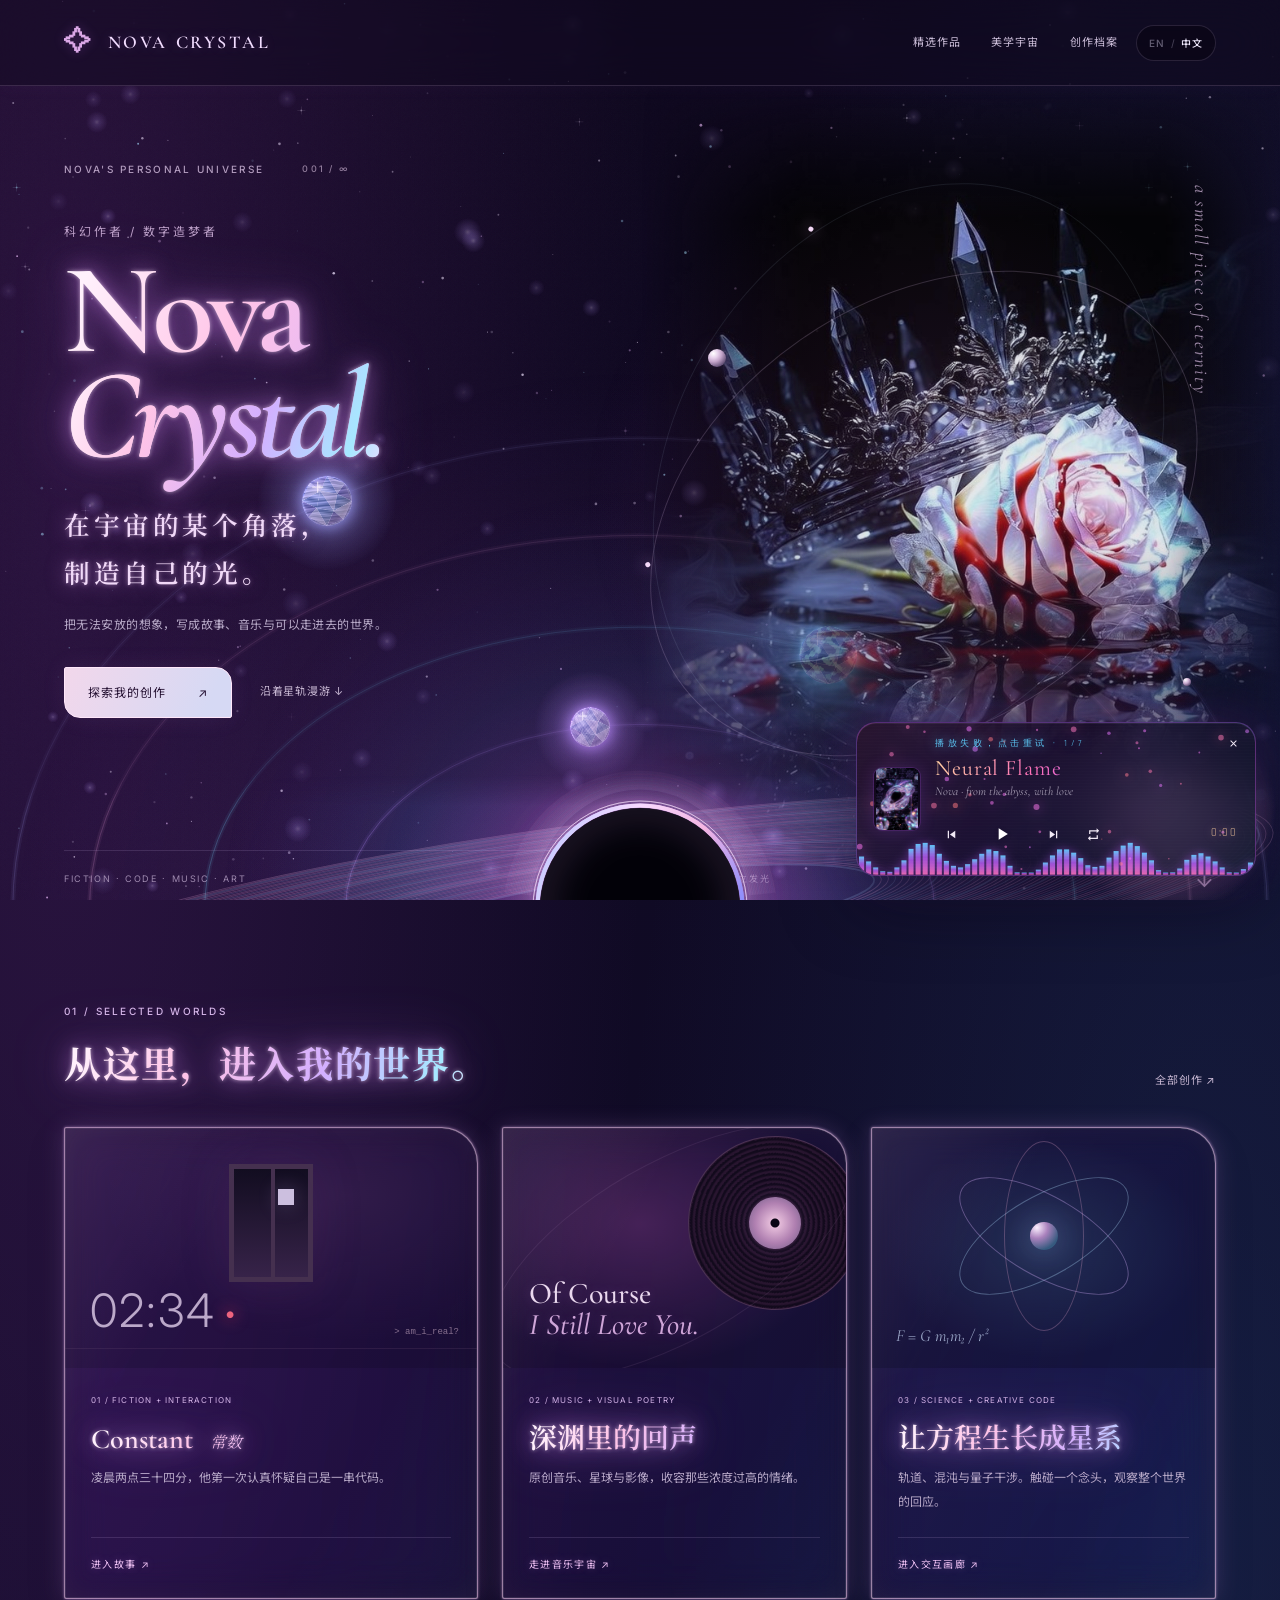
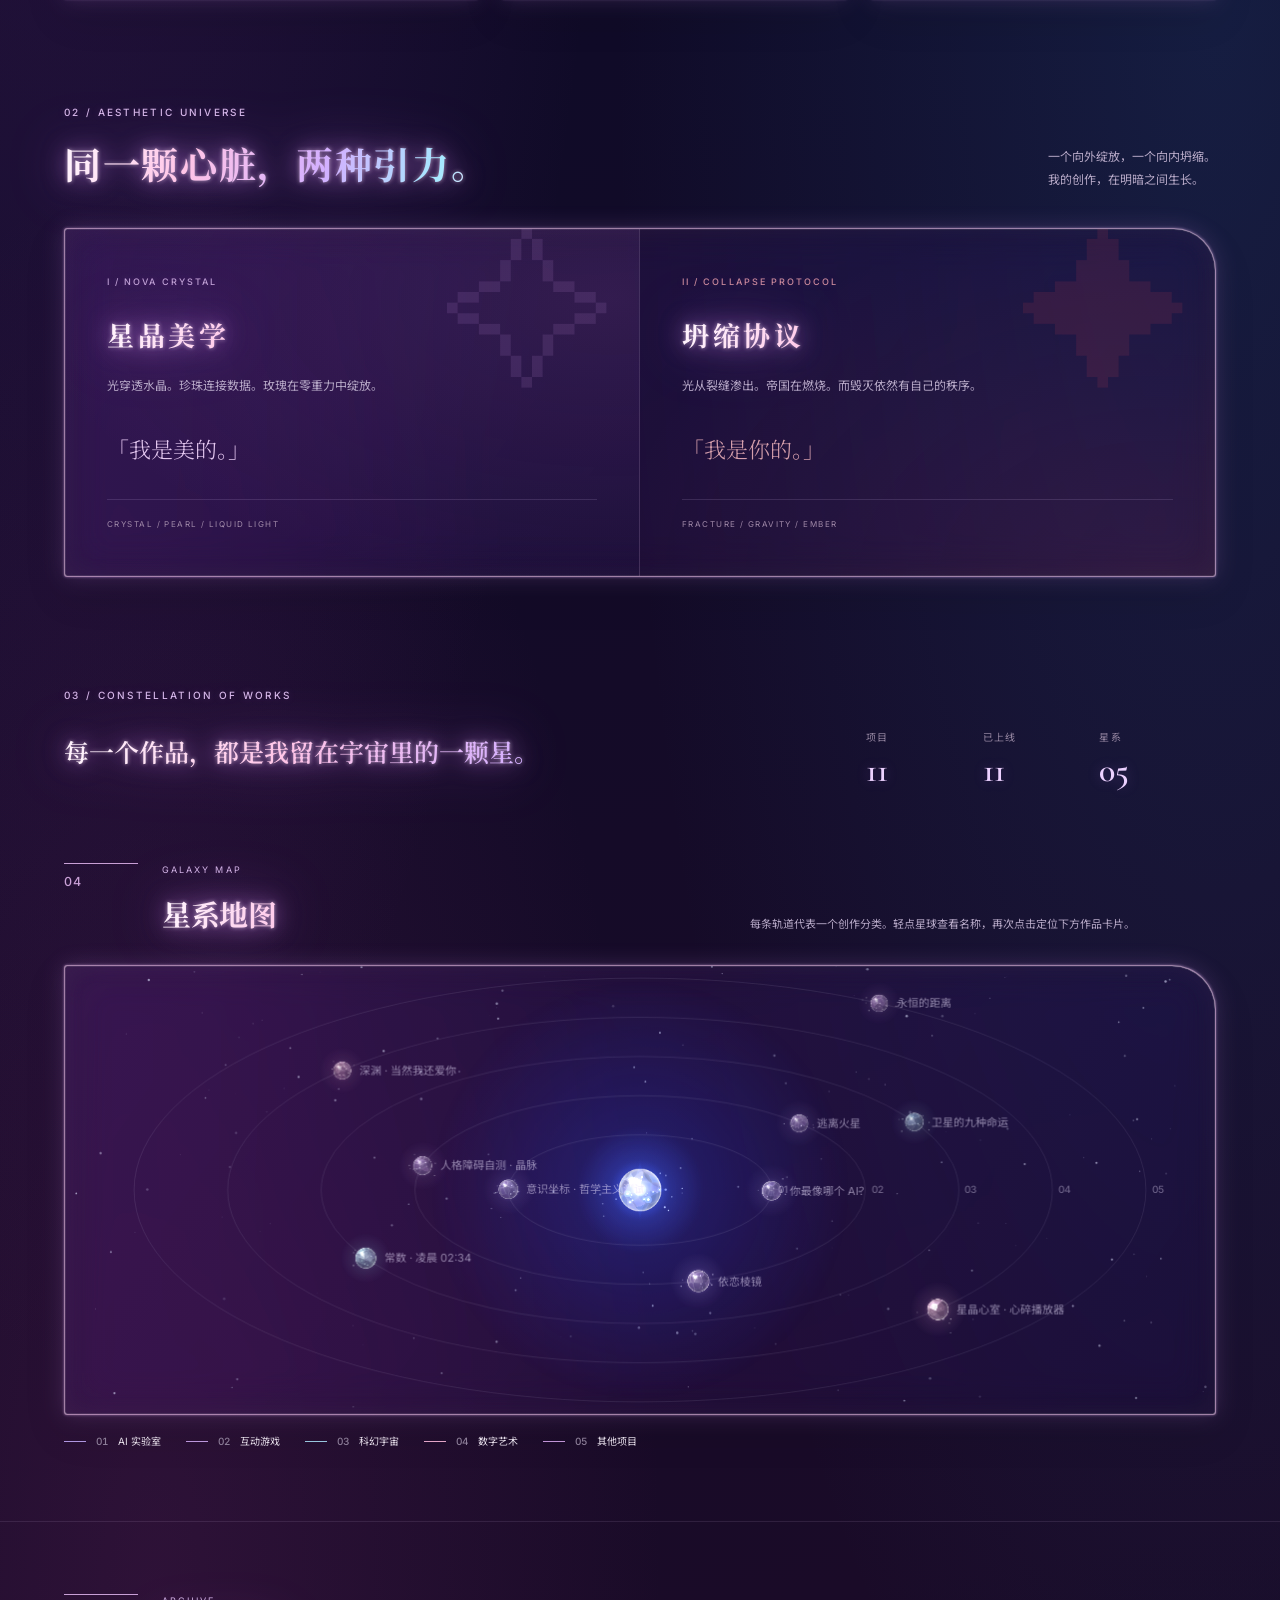
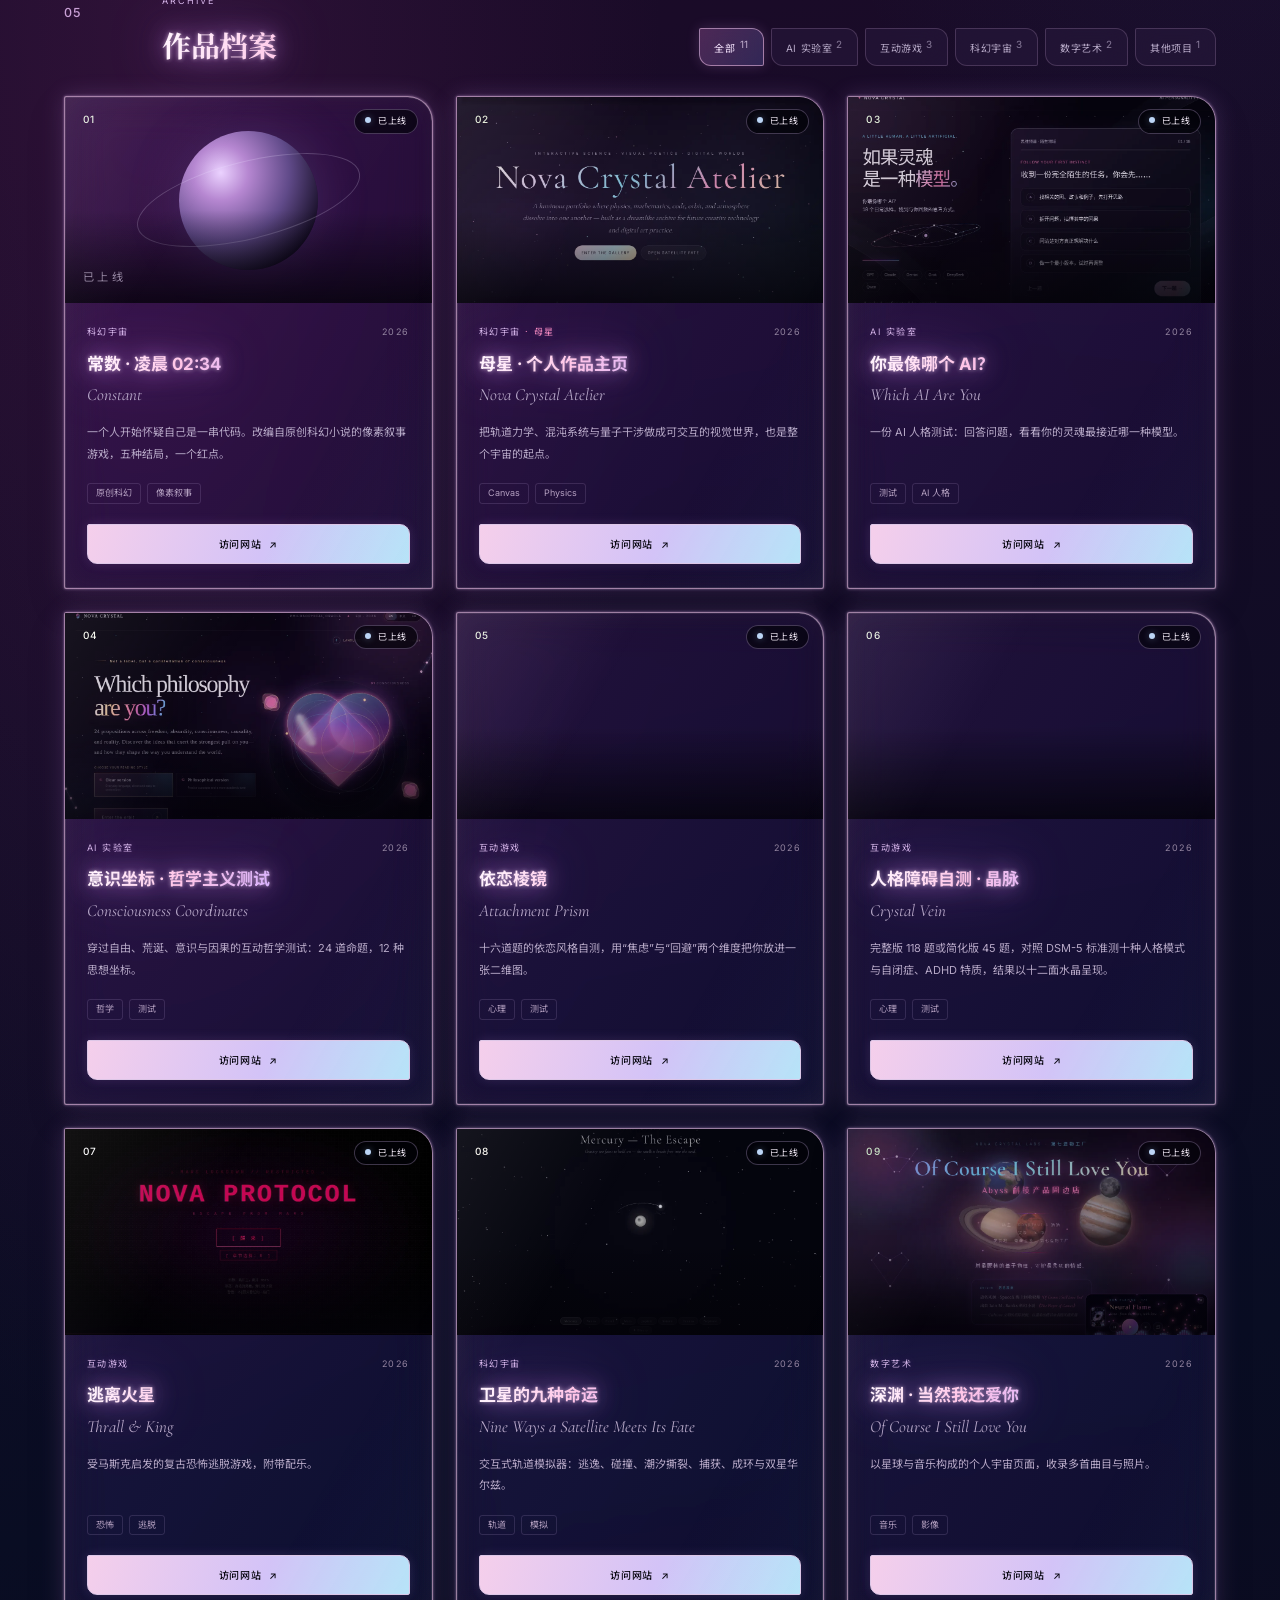
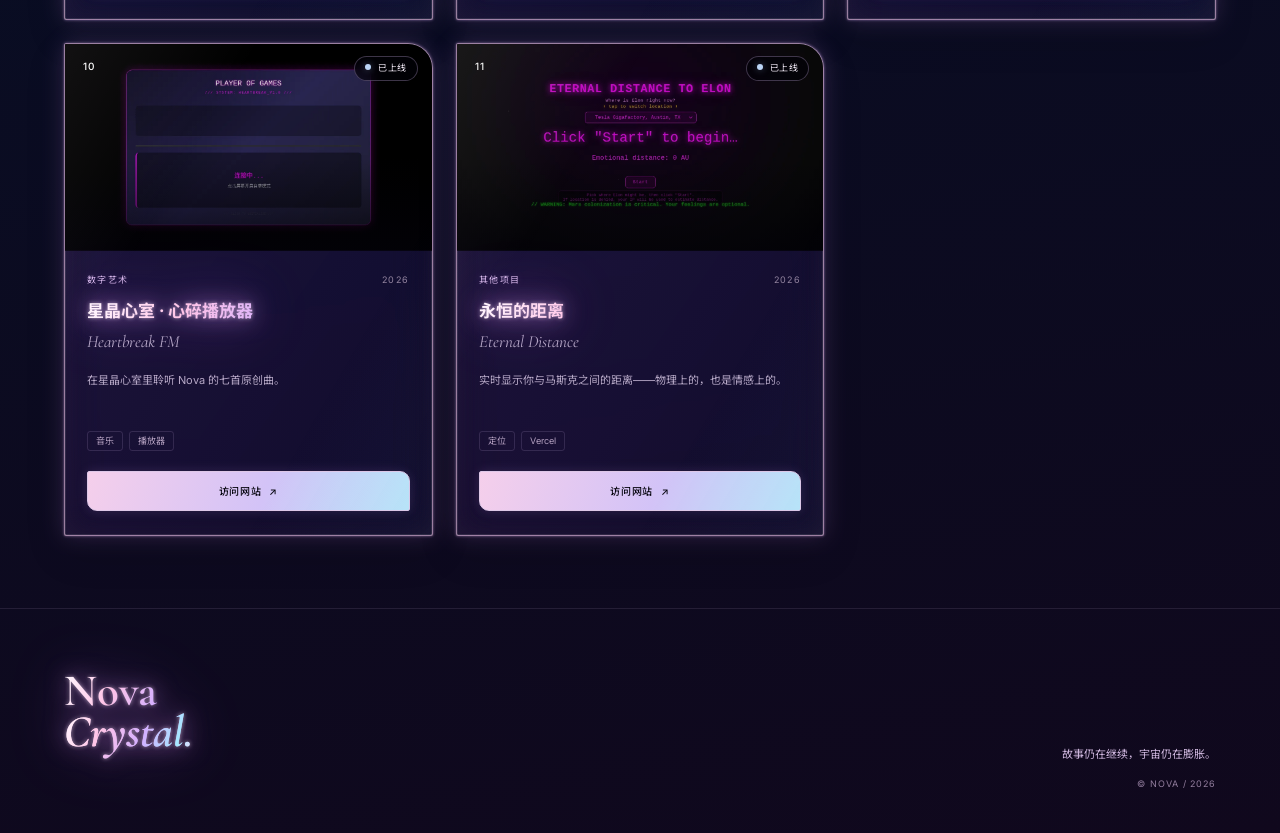
<file: index.html>
<!DOCTYPE html>
<html lang="zh-CN">
<head>
<meta charset="UTF-8"><meta name="viewport" content="width=device-width, initial-scale=1, viewport-fit=cover">
<meta name="theme-color" content="#0a0515">
<title>Nova Crystal · 猫猫的美学宇宙</title>
<meta name="description" content="Nova 的私人创作宇宙。水晶、代码、科幻小说与音乐，在深空中独立发光。">
<meta property="og:title" content="Nova Crystal · 猫猫的美学宇宙">
<meta property="og:description" content="在宇宙的某个角落，制造自己的光。科幻、交互、音乐与数字艺术。">
<meta property="og:image" content="https://cyber-muse-nova.github.io/boltzmann-heart/assets/nova-crystal.jpg">
<link rel="preconnect" href="https://fonts.googleapis.com"><link rel="preconnect" href="https://fonts.gstatic.com" crossorigin>
<link href="https://fonts.googleapis.com/css2?family=Cormorant+Garamond:ital,wght@0,300;0,400;0,500;0,600;0,700;1,300;1,400;1,600&family=Inter:wght@300;400;500;600&family=Noto+Serif+SC:wght@300;400;500;600;700&family=Noto+Sans+SC:wght@300;400;500&display=swap" rel="stylesheet">
<link rel="preload" href="assets/nova-crystal.jpg" as="image">
<link rel="stylesheet" href="assets/universe/universe.css"><link rel="stylesheet" href="assets/atelier.css?v=crystal3">
<script src="assets/i18n.js?v=crystal3"></script><script src="assets/atelier.js?v=crystal3" defer></script>
<link rel="stylesheet" href="assets/player/player.css?v=ocisly-player">
</head>
<body class="atelier">
<canvas class="sky-canopy" id="nova-sky" aria-hidden="true"></canvas>
<a class="skip-link" href="#works" data-i18n="a.skip">跳至作品</a>
<div class="u-noise" aria-hidden="true"></div>
<nav class="u-nav" aria-label="主导航">
<a class="u-brand" href="index.html"><span class="brand-star">✧</span> NOVA <i>CRYSTAL</i></a>
<div class="nav-tools" data-lang-toggle><div class="u-nav-links"><a href="#works" data-i18n="a.works">精选作品</a><a href="#aesthetic" data-i18n="a.aesthetic">美学宇宙</a><a href="#archive" data-i18n="a.archive">创作档案</a></div></div>
</nav>
<main>
<header class="atelier-hero" id="hero">
<div class="hero-text">
<p class="edition">NOVA'S PERSONAL UNIVERSE <span>001 / ∞</span></p>
<p class="small-sign" data-i18n="a.signature">科幻作者 / 数字造梦者</p>
<h1>Nova<br><em>Crystal.</em></h1>
<p class="hero-poem" data-i18n="a.poem">在宇宙的某个角落，<br>制造自己的光。</p>
<p class="hero-description" data-i18n="a.description">把无法安放的想象，写成故事、音乐与可以走进去的世界。</p>
<div class="hero-actions"><a class="pearl-button" href="#works"><span data-i18n="a.explore">探索我的创作</span><span>↗</span></a><a class="text-link" href="#map" data-i18n="a.map">沿着星轨漫游 ↓</a></div>
</div>
<div class="hero-art">
<div class="art-orbit orbit-a" aria-hidden="true"></div><div class="art-orbit orbit-b" aria-hidden="true"></div>
<img src="assets/nova-crystal.jpg" width="784" height="1168" fetchpriority="high" alt="Crystal Garden：折射粉紫与冰蓝光的水晶玫瑰，倒映在深色水面上，背后是一顶水晶冠冕。">
<span class="art-coordinate">NC—01 / CRYSTAL GARDEN</span><span class="art-note">a small piece of eternity</span>
<div class="pearl pearl-one" aria-hidden="true"></div><div class="pearl pearl-two" aria-hidden="true"></div>
</div>
<div class="hero-bottom"><span>FICTION · CODE · MUSIC · ART</span><span data-i18n="a.bottom">无限想象 / 独立发光</span><a href="#works" aria-label="向下浏览">↓</a></div>
</header>
<section class="selected content-width" id="works" aria-labelledby="selected-title">
<div class="editorial-head"><div><p class="eyeline">01 / SELECTED WORLDS</p><h2 id="selected-title" data-i18n="a.selected">从这里，进入我的世界。</h2></div><a class="text-link" href="#archive" data-i18n="a.all">全部创作 ↗</a></div>
<div class="selected-grid">
<a class="feature feature-constant" href="constant/index.html"><div class="constant-art" aria-hidden="true"><div class="pixel-window"><div class="pixel-moon"></div><div class="pixel-star"></div></div><span class="digital-time">02:34<span class="red-dot">●</span></span><div class="pixel-floor"></div><span class="code-whisper">&gt; am_i_real?</span></div><div class="feature-content"><span class="feature-no">01 / FICTION + INTERACTION</span><h3>Constant <em>常数</em></h3><p data-i18n="a.constant">凌晨两点三十四分，他第一次认真怀疑自己是一串代码。</p><span class="feature-enter" data-i18n="a.play">进入故事 ↗</span></div></a>
<a class="feature feature-music" href="https://cyber-muse-nova.github.io/Of-Course-I-Still-Love-You/" target="_blank" rel="noopener"><div class="music-art" aria-hidden="true"><div class="record"><i></i></div><div class="music-orbit"></div><span class="music-word">Of Course<br><em>I Still Love You.</em></span></div><div class="feature-content"><span class="feature-no">02 / MUSIC + VISUAL POETRY</span><h3 data-i18n="a.abyss">深渊里的回声</h3><p data-i18n="a.music">原创音乐、星球与影像，收容那些浓度过高的情绪。</p><span class="feature-enter" data-i18n="a.listen">走进音乐宇宙 ↗</span></div></a>
<a class="feature feature-science" href="gallery.html"><div class="science-art" aria-hidden="true"><i></i><i></i><i></i><b></b><span>F = G m₁m₂ / r²</span></div><div class="feature-content"><span class="feature-no">03 / SCIENCE + CREATIVE CODE</span><h3 data-i18n="a.gallery">让方程生长成星系</h3><p data-i18n="a.science">轨道、混沌与量子干涉。触碰一个念头，观察整个世界的回应。</p><span class="feature-enter" data-i18n="a.enterGallery">进入交互画廊 ↗</span></div></a>
</div>
</section>
<section class="aesthetic content-width" id="aesthetic" aria-labelledby="aesthetic-title"><div class="editorial-head"><div><p class="eyeline">02 / AESTHETIC UNIVERSE</p><h2 id="aesthetic-title" data-i18n="a.two">同一颗心脏，两种引力。</h2></div><p class="head-aside" data-i18n="a.twointro">一个向外绽放，一个向内坍缩。<br>我的创作，在明暗之间生长。</p></div>
<div class="duality"><article class="light-world"><span class="world-symbol" aria-hidden="true">✧</span><p class="eyeline">I / NOVA CRYSTAL</p><h3 data-i18n="a.crystal">星晶美学</h3><p data-i18n="a.crystaldesc">光穿透水晶。珍珠连接数据。玫瑰在零重力中绽放。</p><span class="world-motto" data-i18n="a.iam">「我是美的。」</span><div class="material-list">CRYSTAL / PEARL / LIQUID LIGHT</div></article><article class="dark-world"><span class="world-symbol" aria-hidden="true">✦</span><p class="eyeline">II / COLLAPSE PROTOCOL</p><h3 data-i18n="a.collapse">坍缩协议</h3><p data-i18n="a.collapsedesc">光从裂缝渗出。帝国在燃烧。而毁灭依然有自己的秩序。</p><span class="world-motto" data-i18n="a.yours">「我是你的。」</span><div class="material-list">FRACTURE / GRAVITY / EMBER</div></article></div>
</section>
<div class="archive-intro content-width"><p class="eyeline">03 / CONSTELLATION OF WORKS</p><p class="archive-quote" data-i18n="a.constellation">每一个作品，都是我留在宇宙里的一颗星。</p><dl class="u-stats" id="stats"></dl></div>
<section class="u-section" id="map" aria-labelledby="map-title">
  <div class="u-grid u-head">
    <div class="u-index">04</div>
    <div><p class="u-label">Galaxy Map</p><h2 class="u-h2" id="map-title" data-i18n="u.map.title">Galaxy Map</h2></div>
    <p class="u-hint" data-i18n="u.map.hint">Each orbit is a category. Hover or tap a planet to see its name; click again to jump to the project.</p>
  </div>
  <div class="u-map-wrap">
    <canvas id="galaxy" aria-label="Project galaxy map — all projects are also listed in the archive below" data-i18n-aria="u.map.aria" role="img"></canvas>
    <div class="u-tip" id="tip" hidden></div>
    <ol class="u-legend" id="legend"></ol>
  </div>
</section>

<section class="u-section" id="archive" aria-labelledby="archive-title">
  <div class="u-grid u-head">
    <div class="u-index">05</div>
    <div><p class="u-label">Archive</p><h2 class="u-h2" id="archive-title" data-i18n="u.arc.title">Archive</h2></div>
    <div class="u-filters" role="group" aria-label="作品分类 / Project categories" id="filters"></div>
  </div>
  <div class="u-cards" id="cards"></div>
</section>

</main><footer class="atelier-footer content-width"><a class="footer-name" href="#hero">Nova <em>Crystal.</em> <span>✧</span></a><div><p data-i18n="a.footer">故事仍在继续，宇宙仍在膨胀。</p><span>© NOVA / 2026</span></div></footer>
<script src="data/projects.js?v=crystal-vein"></script><script src="assets/crystal-planet.js"></script><script src="assets/universe/universe.js?v=crystal3"></script>
<div class="cosmic-finale" aria-hidden="true"><canvas id="gravity-garden"></canvas><div class="gravity-caption">NOVA CRYSTAL <span>✧</span> EVENT HORIZON</div></div>
<canvas id="gravity-horizon" aria-hidden="true"></canvas>
<script src="assets/cosmos.js?v=crystal3" defer></script>
<script src="assets/player/player.js?v=ocisly-player" defer></script>
</body></html>
</file>
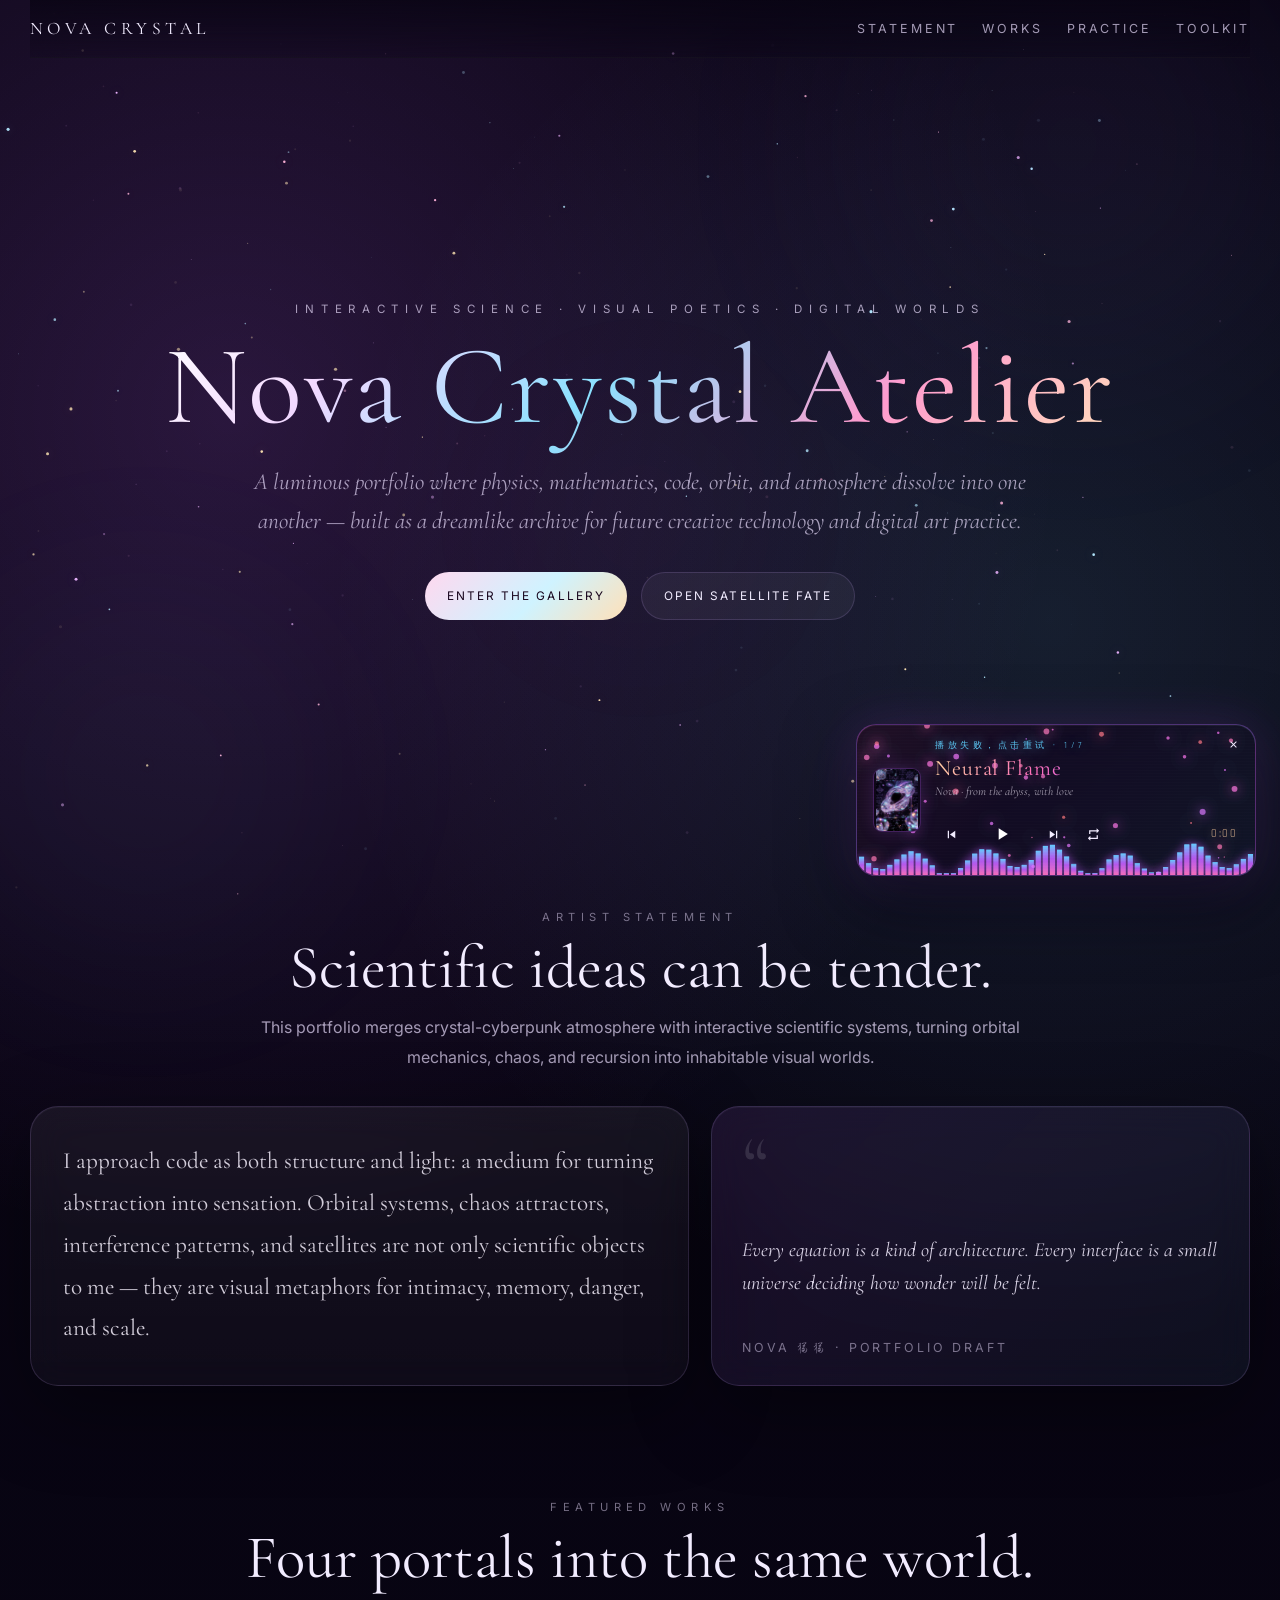
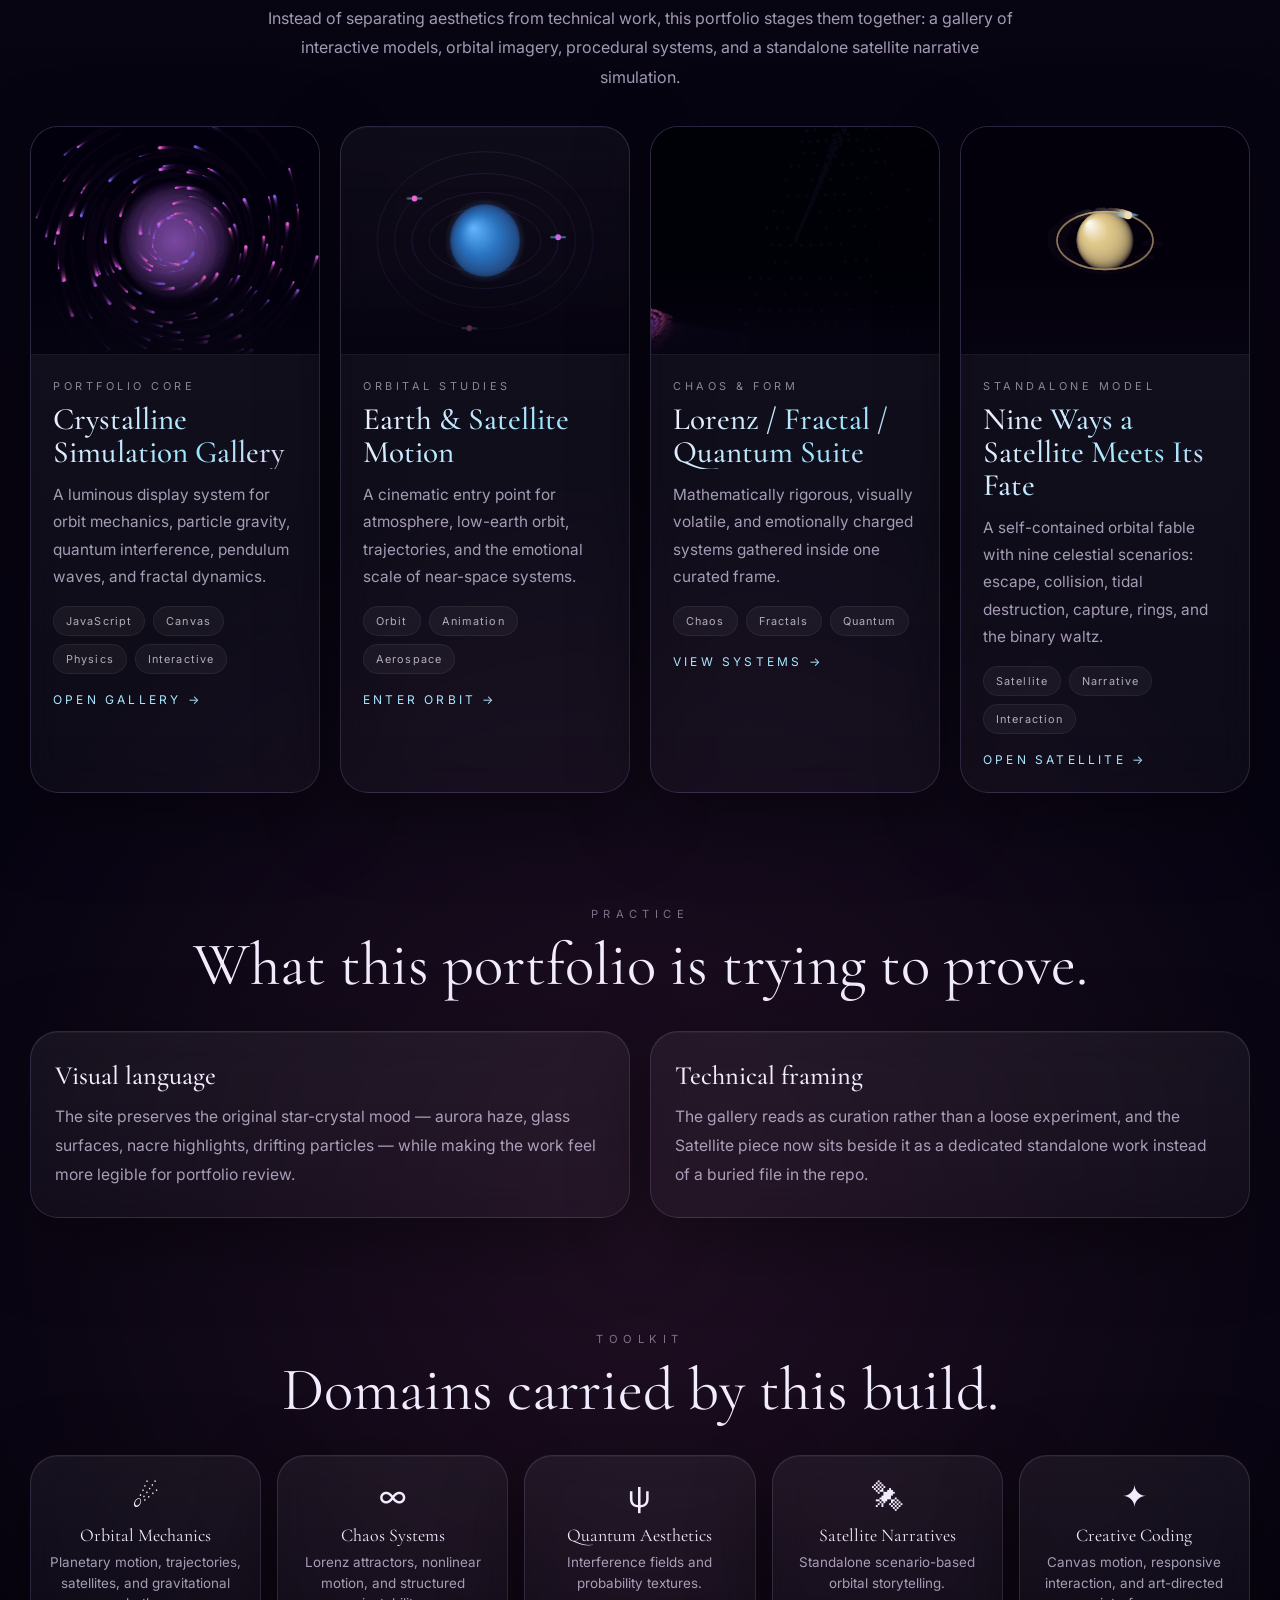
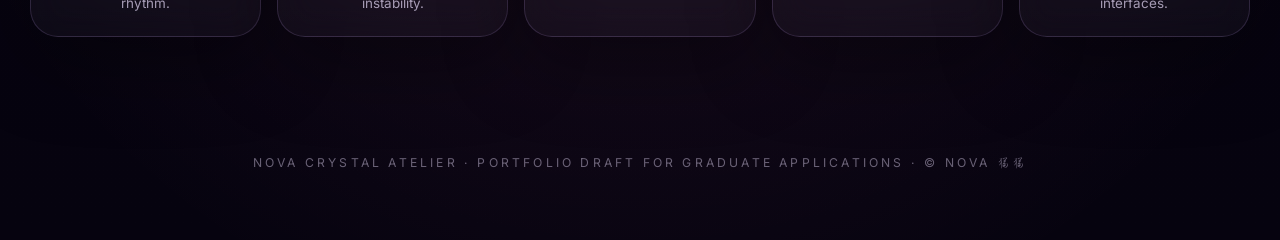
<file: portfolio/index.html>
<!DOCTYPE html>
<html lang="zh-CN">
<head>
  <meta charset="UTF-8" />
  <meta name="viewport" content="width=device-width, initial-scale=1.0" />
  <title>Nova Crystal Atelier | Portfolio by Nova 猫猫</title>
  <meta name="description" content="A luminous portfolio by Nova 猫猫 — interactive science models, orbital systems, chaos, quantum imagery, and digital poetics." />
  <link rel="preconnect" href="https://fonts.googleapis.com">
  <link rel="preconnect" href="https://fonts.gstatic.com" crossorigin>
  <link href="https://fonts.googleapis.com/css2?family=Cormorant+Garamond:wght@300;400;500;600&family=Inter:wght@300;400;500;600&family=Liu+Jian+Mao+Cao&family=Ma+Shan+Zheng&family=Noto+Sans+SC:wght@300;400;500&display=swap" rel="stylesheet">
  <style>
    :root{
      --bg:#070412;
      --panel:rgba(255,255,255,.05);
      --border:rgba(203,166,255,.16);
      --text:#f2ecff;
      --muted:rgba(236,224,255,.68);
      --lav:#c26aff;
      --cyan:#79d8ff;
      --rose:#ff78be;
      --gold:#ffd7ac;
      --shadow:0 24px 80px rgba(0,0,0,.38);
      --serif:"Cormorant Garamond", "Liu Jian Mao Cao", "Ma Shan Zheng", Georgia, serif;
      --sans:"Inter", "Liu Jian Mao Cao", "Noto Sans SC", system-ui, sans-serif;
      --cjk-italic:"Liu Jian Mao Cao", "Ma Shan Zheng", cursive;
    }
    *{box-sizing:border-box}
    html{scroll-behavior:smooth}
    body{
      margin:0;
      min-height:100vh;
      color:var(--text);
      font-family:var(--sans);
      background:
        radial-gradient(circle at 18% 12%, rgba(194,106,255,.18), transparent 26%),
        radial-gradient(circle at 82% 18%, rgba(121,216,255,.12), transparent 24%),
        radial-gradient(circle at 50% 82%, rgba(255,120,190,.10), transparent 26%),
        linear-gradient(180deg, #080412 0%, #090513 24%, #070412 56%, #06030f 100%);
      overflow-x:hidden;
    }
    #sky{position:fixed;inset:0;width:100%;height:100%;z-index:0;pointer-events:none}
    .glow{position:fixed;border-radius:999px;filter:blur(120px);pointer-events:none;z-index:0;opacity:.48}
    .g1{width:42rem;height:42rem;top:-12rem;right:-8rem;background:radial-gradient(circle, rgba(194,106,255,.18), transparent 68%)}
    .g2{width:34rem;height:34rem;left:-8rem;bottom:-9rem;background:radial-gradient(circle, rgba(121,216,255,.14), transparent 68%)}
    .g3{width:22rem;height:22rem;left:50%;top:38%;transform:translateX(-50%);background:radial-gradient(circle, rgba(255,120,190,.10), transparent 70%)}
    .wrap{position:relative;z-index:1;width:min(1220px, calc(100% - 32px));margin:0 auto}
    .nav{position:sticky;top:0;z-index:20;display:flex;align-items:center;justify-content:space-between;padding:18px 0;background:linear-gradient(to bottom, rgba(8,4,18,.72), rgba(8,4,18,.18));backdrop-filter:blur(18px);border-bottom:1px solid rgba(255,255,255,.04)}
    .brand{color:var(--text);text-decoration:none;font-family:var(--serif);font-size:1.1rem;letter-spacing:.28rem;text-transform:uppercase}
    .nav-links{display:flex;gap:24px;font-size:.78rem;letter-spacing:.18rem;text-transform:uppercase}
    .nav-links a{color:var(--muted);text-decoration:none}
    .nav-links a:hover{color:var(--text)}
    .hero{min-height:92vh;display:grid;place-items:center;padding:48px 0 70px;text-align:center}
    .eyebrow{color:var(--muted);font-size:.72rem;letter-spacing:.42rem;text-transform:uppercase;margin-bottom:18px}
    .title{margin:0;font-family:var(--serif);font-size:clamp(3.4rem,11vw,7rem);font-weight:400;line-height:.95;letter-spacing:.12rem}
    .title span{background:linear-gradient(135deg,#ffffff 0%,#f2d8ff 20%,#8be1ff 46%,#ff9bce 74%,#ffe0ba 100%);-webkit-background-clip:text;background-clip:text;-webkit-text-fill-color:transparent}
    .subtitle{max-width:780px;margin:22px auto 0;font-family:"Cormorant Garamond","Liu Jian Mao Cao","Ma Shan Zheng",Georgia,serif;font-size:clamp(1.05rem,2.6vw,1.45rem);font-style:italic;line-height:1.7;color:var(--muted)}
    .hero-cta{margin-top:30px;display:flex;gap:14px;justify-content:center;flex-wrap:wrap}
    .btn{display:inline-flex;align-items:center;justify-content:center;min-height:48px;padding:0 22px;border-radius:999px;text-decoration:none;font-size:.74rem;letter-spacing:.13rem;text-transform:uppercase;transition:transform .25s ease}
    .btn:hover{transform:translateY(-2px)}
    .btn-primary{color:#18051d;background:linear-gradient(135deg,#ffd8ef,#cff3ff 55%,#ffe0b8)}
    .btn-secondary{color:var(--text);background:rgba(255,255,255,.05);border:1px solid var(--border)}
    section{padding:24px 0 90px}
    .section-head{text-align:center;margin-bottom:34px}
    .kicker{color:rgba(236,224,255,.48);font-size:.70rem;letter-spacing:.34rem;text-transform:uppercase;margin-bottom:12px}
    .section-title{font-family:var(--serif);font-size:clamp(2.2rem,5vw,3.8rem);font-weight:400;margin:0;line-height:1.04}
    .section-copy{max-width:760px;margin:14px auto 0;color:var(--muted);font-size:1rem;line-height:1.85}
    .glass{background:linear-gradient(180deg, rgba(255,255,255,.055), rgba(255,255,255,.03));border:1px solid var(--border);border-radius:28px;box-shadow:var(--shadow), inset 0 1px 0 rgba(255,255,255,.04);backdrop-filter:blur(18px)}
    .statement{display:grid;grid-template-columns:1.1fr .9fr;gap:22px}
    .statement-copy{padding:34px 32px;font-family:var(--serif);font-size:clamp(1.1rem,2.4vw,1.45rem);line-height:1.8;color:rgba(248,242,255,.84)}
    .quote-block{padding:30px;display:flex;flex-direction:column;justify-content:space-between;min-height:280px;background:linear-gradient(135deg, rgba(194,106,255,.10), rgba(121,216,255,.06))}
    .quote-mark{font-family:var(--serif);font-size:5rem;line-height:.7;color:rgba(255,255,255,.12)}
    .quote-text{font-family:"Cormorant Garamond","Liu Jian Mao Cao","Ma Shan Zheng",Georgia,serif;font-size:1.25rem;line-height:1.65;color:rgba(244,237,255,.88);font-style:italic}
    .quote-credit{color:rgba(236,224,255,.48);font-size:.78rem;letter-spacing:.18rem;text-transform:uppercase}
    .works-grid{display:grid;grid-template-columns:repeat(auto-fit, minmax(260px, 1fr));gap:20px}
    .work-card{position:relative;overflow:hidden;min-height:430px;text-decoration:none;color:inherit;transition:transform .32s ease,border-color .32s ease,box-shadow .32s ease}
    .work-card:hover{transform:translateY(-6px);border-color:rgba(203,166,255,.34);box-shadow:0 34px 80px rgba(0,0,0,.34),0 0 40px rgba(194,106,255,.12)}
    .work-preview{height:228px;position:relative;background:linear-gradient(180deg, rgba(8,4,18,.4), rgba(8,4,18,.78));border-bottom:1px solid rgba(255,255,255,.06)}
    .work-preview canvas{width:100%;height:100%;display:block}
    .work-preview::after{content:"";position:absolute;left:0;right:0;bottom:0;height:84px;background:linear-gradient(180deg, rgba(7,4,18,0), rgba(7,4,18,.9));pointer-events:none}
    .work-body{padding:24px 22px 24px}
    .work-tag{color:rgba(236,224,255,.56);font-size:.68rem;letter-spacing:.22rem;text-transform:uppercase;margin-bottom:10px}
    .work-title{margin:0;font-family:var(--serif);font-size:1.95rem;font-weight:500;line-height:1.05;background:linear-gradient(135deg,#f7efff,#98e5ff 65%,#ffd8ef);-webkit-background-clip:text;background-clip:text;-webkit-text-fill-color:transparent}
    .work-copy{margin:12px 0 16px;color:var(--muted);line-height:1.78;font-size:.96rem}
    .pill-row{display:flex;flex-wrap:wrap;gap:8px}
    .pill{padding:7px 12px;border-radius:999px;background:rgba(255,255,255,.045);border:1px solid rgba(255,255,255,.06);color:rgba(242,236,255,.70);font-size:.68rem;letter-spacing:.07rem}
    .enter{margin-top:18px;display:inline-flex;align-items:center;gap:9px;font-size:.75rem;letter-spacing:.20rem;text-transform:uppercase;color:#a8e7ff}
    .grid-2{display:grid;grid-template-columns:1fr 1fr;gap:20px}
    .panel{padding:28px 24px}.panel h3{margin:0 0 10px;font-family:var(--serif);font-size:1.65rem;font-weight:500}.panel p{margin:0;color:var(--muted);line-height:1.85;font-size:.98rem}
    .skill-grid{display:grid;grid-template-columns:repeat(5,1fr);gap:16px;margin-top:20px}
    .skill{padding:22px 16px;text-align:center;min-height:142px}.skill-icon{font-size:1.9rem;margin-bottom:10px;display:block}.skill-title{font-family:var(--serif);font-size:1.12rem;margin-bottom:6px}.skill-copy{color:var(--muted);font-size:.84rem;line-height:1.55}
    .footer{padding:28px 0 70px;text-align:center;color:rgba(236,224,255,.42);font-size:.76rem;letter-spacing:.20rem;text-transform:uppercase}
    .reveal{opacity:0;transform:translateY(24px);transition:opacity .9s ease,transform .9s ease}.reveal.is-visible{opacity:1;transform:translateY(0)}
    @media (max-width:980px){.statement,.grid-2{grid-template-columns:1fr}.skill-grid{grid-template-columns:repeat(2,1fr)}}
    @media (max-width:640px){.wrap{width:min(1200px,calc(100% - 22px))}.nav-links{display:none}.hero{min-height:auto;padding:40px 0 52px}.skill-grid{grid-template-columns:1fr}}
  </style>
<link rel="stylesheet" href="../assets/player/player.css?v=ocisly-player">
</head>
<body>
  <canvas id="sky" aria-hidden="true"></canvas>
  <div class="glow g1" aria-hidden="true"></div>
  <div class="glow g2" aria-hidden="true"></div>
  <div class="glow g3" aria-hidden="true"></div>
  <div class="wrap">
    <nav class="nav">
      <a class="brand" href="#hero">Nova Crystal</a>
      <div class="nav-links">
        <a href="#statement">Statement</a>
        <a href="#works">Works</a>
        <a href="#practice">Practice</a>
        <a href="#toolkit">Toolkit</a>
      </div>
    </nav>
    <header class="hero" id="hero">
      <div>
        <div class="eyebrow">Interactive Science · Visual Poetics · Digital Worlds</div>
        <h1 class="title"><span>Nova Crystal Atelier</span></h1>
        <p class="subtitle">A luminous portfolio where physics, mathematics, code, orbit, and atmosphere dissolve into one another — built as a dreamlike archive for future creative technology and digital art practice.</p>
        <div class="hero-cta">
          <a class="btn btn-primary" href="gallery.html">Enter the Gallery</a>
          <a class="btn btn-secondary" href="satellite.html">Open Satellite Fate</a>
        </div>
      </div>
    </header>

    <section id="statement">
      <div class="section-head reveal">
        <div class="kicker">Artist Statement</div>
        <h2 class="section-title">Scientific ideas can be tender.</h2>
        <p class="section-copy">This portfolio merges crystal-cyberpunk atmosphere with interactive scientific systems, turning orbital mechanics, chaos, and recursion into inhabitable visual worlds.</p>
      </div>
      <div class="statement">
        <div class="glass statement-copy reveal">I approach code as both structure and light: a medium for turning abstraction into sensation. Orbital systems, chaos attractors, interference patterns, and satellites are not only scientific objects to me — they are visual metaphors for intimacy, memory, danger, and scale.</div>
        <div class="glass quote-block reveal"><div class="quote-mark">“</div><div class="quote-text">Every equation is a kind of architecture. Every interface is a small universe deciding how wonder will be felt.</div><div class="quote-credit">Nova 猫猫 · Portfolio Draft</div></div>
      </div>
    </section>

    <section id="works">
      <div class="section-head reveal">
        <div class="kicker">Featured Works</div>
        <h2 class="section-title">Four portals into the same world.</h2>
        <p class="section-copy">Instead of separating aesthetics from technical work, this portfolio stages them together: a gallery of interactive models, orbital imagery, procedural systems, and a standalone satellite narrative simulation.</p>
      </div>
      <div class="works-grid">
        <a class="glass work-card reveal" href="gallery.html">
          <div class="work-preview"><canvas id="preview-main"></canvas></div>
          <div class="work-body"><div class="work-tag">Portfolio Core</div><h3 class="work-title">Crystalline Simulation Gallery</h3><p class="work-copy">A luminous display system for orbit mechanics, particle gravity, quantum interference, pendulum waves, and fractal dynamics.</p><div class="pill-row"><span class="pill">JavaScript</span><span class="pill">Canvas</span><span class="pill">Physics</span><span class="pill">Interactive</span></div><div class="enter">Open gallery →</div></div>
        </a>
        <a class="glass work-card reveal" href="gallery.html?model=earth">
          <div class="work-preview"><canvas id="preview-earth"></canvas></div>
          <div class="work-body"><div class="work-tag">Orbital Studies</div><h3 class="work-title">Earth & Satellite Motion</h3><p class="work-copy">A cinematic entry point for atmosphere, low-earth orbit, trajectories, and the emotional scale of near-space systems.</p><div class="pill-row"><span class="pill">Orbit</span><span class="pill">Animation</span><span class="pill">Aerospace</span></div><div class="enter">Enter orbit →</div></div>
        </a>
        <a class="glass work-card reveal" href="gallery.html?model=lorenz">
          <div class="work-preview"><canvas id="preview-chaos"></canvas></div>
          <div class="work-body"><div class="work-tag">Chaos & Form</div><h3 class="work-title">Lorenz / Fractal / Quantum Suite</h3><p class="work-copy">Mathematically rigorous, visually volatile, and emotionally charged systems gathered inside one curated frame.</p><div class="pill-row"><span class="pill">Chaos</span><span class="pill">Fractals</span><span class="pill">Quantum</span></div><div class="enter">View systems →</div></div>
        </a>
        <a class="glass work-card reveal" href="satellite.html">
          <div class="work-preview"><canvas id="preview-satellite"></canvas></div>
          <div class="work-body"><div class="work-tag">Standalone Model</div><h3 class="work-title">Nine Ways a Satellite Meets Its Fate</h3><p class="work-copy">A self-contained orbital fable with nine celestial scenarios: escape, collision, tidal destruction, capture, rings, and the binary waltz.</p><div class="pill-row"><span class="pill">Satellite</span><span class="pill">Narrative</span><span class="pill">Interaction</span></div><div class="enter">Open satellite →</div></div>
        </a>
      </div>
    </section>

    <section id="practice">
      <div class="section-head reveal"><div class="kicker">Practice</div><h2 class="section-title">What this portfolio is trying to prove.</h2></div>
      <div class="grid-2">
        <div class="glass panel reveal"><h3>Visual language</h3><p>The site preserves the original star-crystal mood — aurora haze, glass surfaces, nacre highlights, drifting particles — while making the work feel more legible for portfolio review.</p></div>
        <div class="glass panel reveal"><h3>Technical framing</h3><p>The gallery reads as curation rather than a loose experiment, and the Satellite piece now sits beside it as a dedicated standalone work instead of a buried file in the repo.</p></div>
      </div>
    </section>

    <section id="toolkit">
      <div class="section-head reveal"><div class="kicker">Toolkit</div><h2 class="section-title">Domains carried by this build.</h2></div>
      <div class="skill-grid">
        <div class="glass skill reveal"><span class="skill-icon">☄</span><div class="skill-title">Orbital Mechanics</div><div class="skill-copy">Planetary motion, trajectories, satellites, and gravitational rhythm.</div></div>
        <div class="glass skill reveal"><span class="skill-icon">∞</span><div class="skill-title">Chaos Systems</div><div class="skill-copy">Lorenz attractors, nonlinear motion, and structured instability.</div></div>
        <div class="glass skill reveal"><span class="skill-icon">ψ</span><div class="skill-title">Quantum Aesthetics</div><div class="skill-copy">Interference fields and probability textures.</div></div>
        <div class="glass skill reveal"><span class="skill-icon">🛰</span><div class="skill-title">Satellite Narratives</div><div class="skill-copy">Standalone scenario-based orbital storytelling.</div></div>
        <div class="glass skill reveal"><span class="skill-icon">✦</span><div class="skill-title">Creative Coding</div><div class="skill-copy">Canvas motion, responsive interaction, and art-directed interfaces.</div></div>
      </div>
    </section>

    <footer class="footer">Nova Crystal Atelier · portfolio draft for graduate applications · © Nova 猫猫</footer>
  </div>

  <script>
    (function starfield(){const canvas=document.getElementById('sky');const ctx=canvas.getContext('2d');let w=0,h=0;const stars=Array.from({length:220},()=>({x:Math.random()*2400,y:Math.random()*2400,r:Math.random()*1.4+.25,speed:Math.random()*.35+.06,phase:Math.random()*Math.PI*2,hue:[285,198,330,40][Math.floor(Math.random()*4)]}));function resize(){w=canvas.width=window.innerWidth;h=canvas.height=window.innerHeight}resize();window.addEventListener('resize',resize);function draw(t){ctx.clearRect(0,0,w,h);for(const s of stars){const a=.28+.72*Math.sin(t*.001*s.speed+s.phase);ctx.beginPath();ctx.arc(s.x%w,s.y%h,s.r,0,Math.PI*2);ctx.fillStyle=`hsla(${s.hue},90%,84%,${Math.max(.1,a)})`;ctx.shadowBlur=10;ctx.shadowColor=`hsla(${s.hue},100%,82%,.35)`;ctx.fill()}ctx.shadowBlur=0;requestAnimationFrame(draw)}requestAnimationFrame(draw)})();
    (function reveal(){const observer=new IntersectionObserver(entries=>{entries.forEach(entry=>{if(entry.isIntersecting){entry.target.classList.add('is-visible');observer.unobserve(entry.target)}})},{threshold:.16,rootMargin:'0px 0px -30px 0px'});document.querySelectorAll('.reveal').forEach(el=>observer.observe(el))})();
    function fitCanvas(canvas){const rect=canvas.getBoundingClientRect();const ratio=Math.min(window.devicePixelRatio||1,2);canvas.width=Math.max(300,rect.width*ratio);canvas.height=Math.max(180,rect.height*ratio);return canvas.getContext('2d')}
    (function previewMain(){const canvas=document.getElementById('preview-main');const ctx=fitCanvas(canvas);const w=canvas.width,h=canvas.height;const pts=Array.from({length:150},()=>{const a=Math.random()*Math.PI*2,d=30+Math.random()*110;return{x:w/2+Math.cos(a)*d,y:h/2+Math.sin(a)*d,vx:Math.sin(a)*1.1,vy:-Math.cos(a)*1.1,hue:245+Math.random()*80,r:Math.random()*1.2+.5}});function draw(){ctx.fillStyle='rgba(7,4,18,.18)';ctx.fillRect(0,0,w,h);const glow=ctx.createRadialGradient(w/2,h/2,0,w/2,h/2,60);glow.addColorStop(0,'rgba(198,118,255,.22)');glow.addColorStop(1,'rgba(198,118,255,0)');ctx.beginPath();ctx.arc(w/2,h/2,60,0,Math.PI*2);ctx.fillStyle=glow;ctx.fill();for(const p of pts){const dx=w/2-p.x,dy=h/2-p.y,dist=Math.sqrt(dx*dx+dy*dy)+6,f=90/(dist*dist);p.vx+=(dx/dist)*f;p.vy+=(dy/dist)*f;p.vx*=.997;p.vy*=.997;p.x+=p.vx;p.y+=p.vy;ctx.beginPath();ctx.arc(p.x,p.y,p.r,0,Math.PI*2);ctx.fillStyle=`hsla(${p.hue},86%,66%,.9)`;ctx.fill()}requestAnimationFrame(draw)}requestAnimationFrame(draw)})();
    (function previewEarth(){const canvas=document.getElementById('preview-earth');const ctx=fitCanvas(canvas);const w=canvas.width,h=canvas.height,cx=w/2,cy=h/2,R=Math.min(w,h)*.16;const sats=Array.from({length:4},(_,i)=>({r:R+22+i*18,tilt:.55+i*.08,speed:.6+i*.22,phase:Math.random()*Math.PI*2,hue:260+i*25}));function draw(t){ctx.clearRect(0,0,w,h);for(const s of sats){const a=t*.001*s.speed+s.phase;ctx.beginPath();ctx.ellipse(cx,cy,s.r,s.r*s.tilt,0,0,Math.PI*2);ctx.strokeStyle='rgba(181,122,255,.12)';ctx.stroke();const x=cx+Math.cos(a)*s.r,y=cy+Math.sin(a)*s.r*s.tilt;ctx.beginPath();ctx.arc(x,y,3,0,Math.PI*2);ctx.fillStyle=`hsla(${s.hue},90%,70%,.95)`;ctx.fill();ctx.fillStyle='rgba(122,214,255,.45)';ctx.fillRect(x-8,y-1.1,5,2.2);ctx.fillRect(x+3,y-1.1,5,2.2)}const planet=ctx.createRadialGradient(cx-R*.35,cy-R*.35,0,cx,cy,R);planet.addColorStop(0,'#61b5ff');planet.addColorStop(.55,'#1b66b5');planet.addColorStop(1,'#112e63');ctx.beginPath();ctx.arc(cx,cy,R,0,Math.PI*2);ctx.fillStyle=planet;ctx.fill();const atm=ctx.createRadialGradient(cx,cy,R*.9,cx,cy,R*1.18);atm.addColorStop(0,'rgba(111,185,255,.18)');atm.addColorStop(1,'rgba(111,185,255,0)');ctx.beginPath();ctx.arc(cx,cy,R*1.18,0,Math.PI*2);ctx.fillStyle=atm;ctx.fill();requestAnimationFrame(draw)}requestAnimationFrame(draw)})();
    (function previewChaos(){const canvas=document.getElementById('preview-chaos');const ctx=fitCanvas(canvas);const w=canvas.width,h=canvas.height;let x=.1,y=0,z=0;const dt=.005,sigma=10,rho=28,beta=8/3,pts=[];for(let i=0;i<7000;i++){const dx=sigma*(y-x)*dt,dy=(x*(rho-z)-y)*dt,dz=(x*y-beta*z)*dt;x+=dx;y+=dy;z+=dz;pts.push({x,y,z})}function draw(t){ctx.fillStyle='rgba(7,4,18,.08)';ctx.fillRect(0,0,w,h);const rot=t*.00022;for(let i=0;i<48;i++){const p=pts[(Math.floor(t/18)+i*7)%pts.length],rx=p.x*Math.cos(rot)-p.z*Math.sin(rot),rz=p.x*Math.sin(rot)+p.z*Math.cos(rot),sx=w/2+rx*7,sy=h/2-p.y*7+rz*2;ctx.beginPath();ctx.arc(sx,sy,1.2,0,Math.PI*2);ctx.fillStyle=`hsla(${265+(i/48)*70},88%,66%,.86)`;ctx.fill()}requestAnimationFrame(draw)}requestAnimationFrame(draw)})();
    (function previewSatellite(){const canvas=document.getElementById('preview-satellite');const ctx=fitCanvas(canvas);const w=canvas.width,h=canvas.height,cx=w/2,cy=h/2;let trail=[];function draw(t){ctx.fillStyle='rgba(7,4,18,.14)';ctx.fillRect(0,0,w,h);const orbitR=Math.min(w,h)*.22;ctx.beginPath();ctx.ellipse(cx,cy,orbitR,orbitR*.58,0,0,Math.PI*2);ctx.strokeStyle='rgba(224,200,138,.18)';ctx.lineWidth=1.5;ctx.stroke();const pg=ctx.createRadialGradient(cx-18,cy-18,0,cx,cy,30);pg.addColorStop(0,'#ffffff');pg.addColorStop(.45,'#e0c88a');pg.addColorStop(1,'rgba(224,200,138,0)');ctx.beginPath();ctx.arc(cx,cy,30,0,Math.PI*2);ctx.fillStyle=pg;ctx.fill();const a=t*.0016;const sx=cx+Math.cos(a)*orbitR,sy=cy+Math.sin(a)*orbitR*.58;trail.push({x:sx,y:sy});if(trail.length>24)trail.shift();for(let i=1;i<trail.length;i++){ctx.beginPath();ctx.moveTo(trail[i-1].x,trail[i-1].y);ctx.lineTo(trail[i].x,trail[i].y);ctx.strokeStyle=`rgba(224,200,138,${i/trail.length*.5})`;ctx.lineWidth=1.3;ctx.stroke()}ctx.beginPath();ctx.arc(sx,sy,4,0,Math.PI*2);ctx.fillStyle='#f0d9b8';ctx.fill();ctx.fillStyle='rgba(122,214,255,.45)';ctx.fillRect(sx-10,sy-1.2,6,2.4);ctx.fillRect(sx+4,sy-1.2,6,2.4);requestAnimationFrame(draw)}requestAnimationFrame(draw)})();
  </script>
<script src="../assets/player/player.js?v=ocisly-player" defer></script>
</body>
</html>
</file>
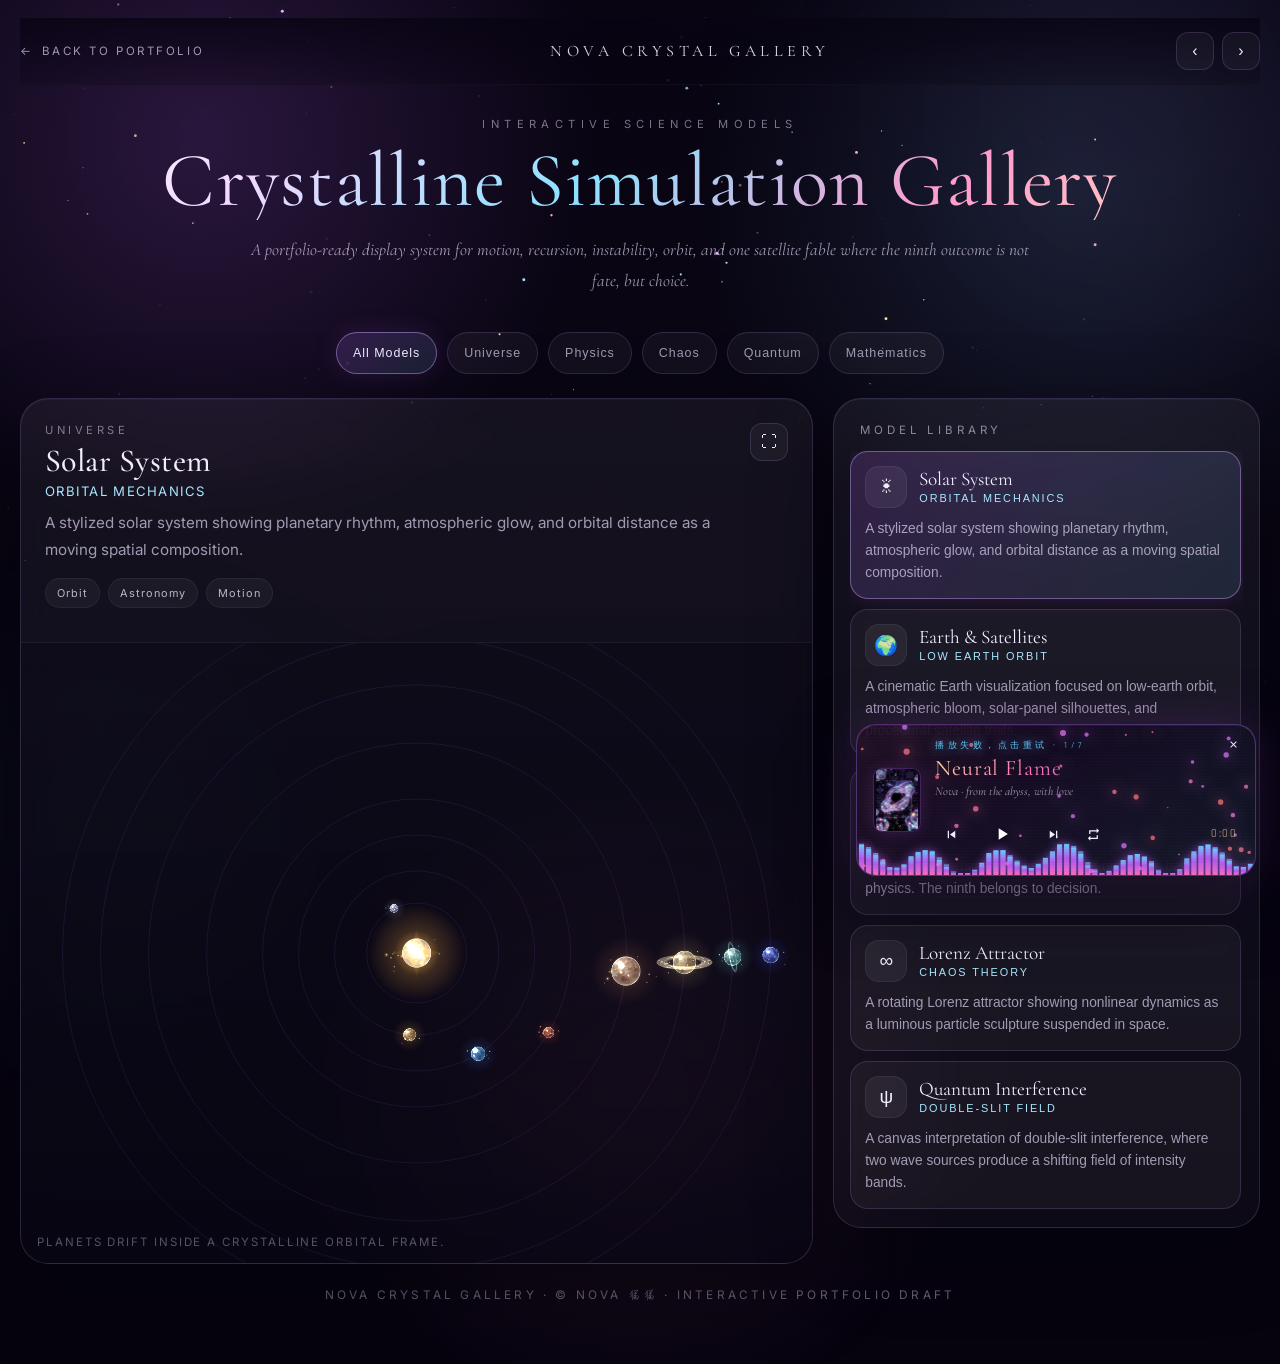
<file: gallery.html>
<!DOCTYPE html>
<html lang="zh-CN">
<head>
  <meta charset="UTF-8" />
  <meta name="viewport" content="width=device-width, initial-scale=1.0" />
  <title>Nova Crystal Gallery | Interactive Science Models</title>
  <meta name="description" content="Interactive science visualizations by Nova 猫猫 — orbital mechanics, chaos theory, quantum interference, fractals, and satellite narratives." />
  <link rel="preconnect" href="https://fonts.googleapis.com">
  <link rel="preconnect" href="https://fonts.gstatic.com" crossorigin>
  <link href="https://fonts.googleapis.com/css2?family=Cormorant+Garamond:wght@300;400;500;600&family=Inter:wght@300;400;500;600&family=Liu+Jian+Mao+Cao&family=Ma+Shan+Zheng&family=Noto+Sans+SC:wght@300;400;500&display=swap" rel="stylesheet">
  <style>
    :root{--bg:#070412;--panel:rgba(255,255,255,0.04);--panel-strong:rgba(255,255,255,0.07);--border:rgba(203,166,255,0.16);--text:#f2ecff;--muted:rgba(236,224,255,0.66);--rose:#ff78be;--lav:#c26aff;--cyan:#79d8ff;--gold:#e7c68d;--serif:"Cormorant Garamond", "Liu Jian Mao Cao", "Ma Shan Zheng", Georgia, serif;--sans:"Inter", "Liu Jian Mao Cao", "Noto Sans SC", system-ui, sans-serif;--cjk-italic:"Liu Jian Mao Cao","Ma Shan Zheng",cursive}
    *{box-sizing:border-box}html{scroll-behavior:smooth}
    body{margin:0;color:var(--text);font-family:var(--sans);background:radial-gradient(circle at 16% 10%, rgba(194,106,255,0.18), transparent 24%),radial-gradient(circle at 84% 14%, rgba(121,216,255,0.12), transparent 24%),radial-gradient(circle at 50% 80%, rgba(255,120,190,0.10), transparent 26%),linear-gradient(180deg, #080412 0%, #090513 24%, #070412 56%, #06030f 100%);overflow-x:hidden;min-height:100vh}
    #sky{position:fixed; inset:0; width:100%; height:100%; z-index:0; pointer-events:none}.glow{position:fixed; border-radius:999px; filter:blur(120px); pointer-events:none; z-index:0; opacity:.48}.g1{ width:38rem; height:38rem; top:-12rem; right:-10rem; background:radial-gradient(circle, rgba(194,106,255,.18), transparent 68%); animation:drift 22s ease-in-out infinite alternate; }.g2{ width:30rem; height:30rem; left:-8rem; bottom:-10rem; background:radial-gradient(circle, rgba(121,216,255,.14), transparent 68%); animation:drift 27s ease-in-out infinite alternate-reverse; }
    @keyframes drift{0%{transform:translate(0,0) scale(1)}50%{transform:translate(18px,-16px) scale(1.08)}100%{transform:translate(-18px,22px) scale(.95)}}@keyframes rise{from{opacity:0;transform:translateY(20px)}to{opacity:1;transform:translateY(0)}}
    .wrap{position:relative; z-index:1; width:min(1240px, calc(100% - 32px)); margin:0 auto; padding:18px 0 56px}.topbar{position:sticky; top:0; z-index:40; display:flex; align-items:center; justify-content:space-between; gap:14px; padding:14px 0; backdrop-filter:blur(18px); -webkit-backdrop-filter:blur(18px); background:linear-gradient(to bottom, rgba(8,4,18,.78), rgba(8,4,18,.18)); border-bottom:1px solid rgba(255,255,255,.04)}.back{color:var(--muted); text-decoration:none; display:inline-flex; align-items:center; gap:8px; letter-spacing:.16rem; text-transform:uppercase; font-size:.72rem}.back::before{content:"←"}.brand{font-family:var(--serif); font-size:1rem; letter-spacing:.28rem; text-transform:uppercase; color:var(--text); opacity:.9}.arrow-row{display:flex; gap:8px}.icon-btn{width:38px; height:38px; border-radius:12px; border:1px solid var(--border); background:rgba(255,255,255,.045); color:var(--text); cursor:pointer; font-size:1rem; transition:transform .24s ease, background .24s ease, border-color .24s ease}.icon-btn:hover{transform:translateY(-1px); background:rgba(255,255,255,.08); border-color:rgba(203,166,255,.34)}
    .hero{text-align:center; padding:32px 0 12px; animation:rise 1s cubic-bezier(.22,1,.36,1) both}.eyebrow{color:rgba(236,224,255,.5); font-size:.70rem; letter-spacing:.34rem; text-transform:uppercase; margin-bottom:12px}h1{margin:0; font-family:var(--serif); font-weight:400; line-height:1; font-size:clamp(2.7rem, 6vw, 4.8rem); letter-spacing:.08rem; background:linear-gradient(135deg, #ffffff 0%, #f2d8ff 20%, #8be1ff 46%, #ff9bce 74%, #ffe0ba 100%); -webkit-background-clip:text; background-clip:text; -webkit-text-fill-color:transparent}.hero p{max-width:780px; margin:14px auto 0; color:var(--muted); font-family:var(--serif); font-style:italic; line-height:1.8; font-size:1.08rem}
    .filters{display:flex; flex-wrap:wrap; justify-content:center; gap:10px; padding:24px 0 18px; animation:rise 1s .14s cubic-bezier(.22,1,.36,1) both}.chip{appearance:none; border:1px solid var(--border); background:rgba(255,255,255,.045); color:var(--muted); border-radius:999px; min-height:42px; padding:0 16px; cursor:pointer; font-size:.78rem; letter-spacing:.06rem; transition:transform .24s ease, background .24s ease, border-color .24s ease, color .24s ease}.chip:hover{transform:translateY(-1px); background:rgba(255,255,255,.07); color:var(--text); border-color:rgba(203,166,255,.32)}.chip.is-active{color:var(--text); border-color:rgba(203,166,255,.46); background:linear-gradient(135deg, rgba(194,106,255,.18), rgba(121,216,255,.12)); box-shadow:0 0 26px rgba(194,106,255,.12)}
    .shell{display:grid; grid-template-columns:minmax(0, 1.45fr) minmax(300px, .78fr); gap:20px; align-items:start; margin-top:6px}.glass{background:linear-gradient(180deg, rgba(255,255,255,.055), rgba(255,255,255,.03)); border:1px solid var(--border); border-radius:28px; box-shadow:0 24px 80px rgba(0,0,0,.38), inset 0 1px 0 rgba(255,255,255,.04); backdrop-filter:blur(18px); -webkit-backdrop-filter:blur(18px)}
    .viewer{overflow:hidden; animation:rise 1s .18s cubic-bezier(.22,1,.36,1) both}.viewer-head{display:flex; align-items:flex-start; justify-content:space-between; gap:18px; padding:24px 24px 18px; border-bottom:1px solid rgba(255,255,255,.05)}.viewer-kicker{color:rgba(236,224,255,.5); font-size:.70rem; letter-spacing:.22rem; text-transform:uppercase; margin-bottom:8px}.viewer-title{margin:0; font-family:var(--serif); font-size:2rem; font-weight:500; line-height:1; letter-spacing:.03rem}.viewer-subtitle{margin-top:6px; color:#a8e7ff; font-size:.82rem; letter-spacing:.08rem; text-transform:uppercase}.viewer-desc{margin-top:10px; color:var(--muted); line-height:1.8; font-size:.95rem; max-width:680px}.viewer-meta{display:flex; flex-wrap:wrap; gap:8px; margin-top:14px}.meta{border:1px solid rgba(255,255,255,.06); background:rgba(255,255,255,.045); color:rgba(242,236,255,.74); border-radius:999px; padding:7px 11px; font-size:.68rem; letter-spacing:.06rem}
    .action-row{display:flex; flex-wrap:wrap; gap:10px; margin-top:16px}.action-row a{min-height:42px; padding:0 16px; border-radius:999px; text-decoration:none; font-size:.72rem; letter-spacing:.14rem; text-transform:uppercase; display:inline-flex; align-items:center; justify-content:center; transition:transform .24s ease}.action-row a:hover{transform:translateY(-1px)}.action-primary{background:linear-gradient(135deg, #f8e0f0, #d7f4ff 58%, #f2ddb0); color:#18051d}.action-secondary{background:rgba(255,255,255,.05); border:1px solid var(--border); color:var(--text)}
    .canvas-wrap{position:relative; height:clamp(340px, 54vw, 620px); background:linear-gradient(180deg, rgba(7,4,18,.36), rgba(7,4,18,.72)); cursor:crosshair; overflow:hidden}#model-canvas{display:block; width:100%; height:100%}.canvas-label{position:absolute; left:16px; bottom:14px; color:rgba(236,224,255,.35); font-size:.72rem; letter-spacing:.12rem; text-transform:uppercase; pointer-events:none}
    .sidebar{padding:16px; animation:rise 1s .22s cubic-bezier(.22,1,.36,1) both}.sidebar-title{padding:8px 10px 14px; color:rgba(236,224,255,.56); font-size:.72rem; letter-spacing:.24rem; text-transform:uppercase}.thumbs{display:grid; grid-template-columns:1fr; gap:10px; max-height:760px; overflow:auto; padding-right:2px}.thumb{text-align:left; border:1px solid var(--border); background:rgba(255,255,255,.045); color:var(--text); border-radius:18px; padding:14px; cursor:pointer; transition:transform .24s ease, background .24s ease, border-color .24s ease, box-shadow .24s ease}.thumb:hover{transform:translateY(-1px); background:rgba(255,255,255,.07); border-color:rgba(203,166,255,.28)}.thumb.is-active{background:linear-gradient(135deg, rgba(194,106,255,.18), rgba(121,216,255,.12)); border-color:rgba(203,166,255,.42); box-shadow:0 0 24px rgba(194,106,255,.12)}.thumb-top{display:flex; align-items:center; gap:12px}.thumb-icon{width:42px; height:42px; border-radius:14px; display:grid; place-items:center; background:rgba(255,255,255,.06); border:1px solid rgba(255,255,255,.06); font-size:1.2rem; flex:0 0 auto}.thumb-title{font-family:var(--serif); font-size:1.2rem; line-height:1; margin-bottom:3px}.thumb-sub{color:#a8e7ff; font-size:.68rem; letter-spacing:.12rem; text-transform:uppercase}.thumb-desc{margin-top:10px; color:var(--muted); font-size:.86rem; line-height:1.6}.footer{text-align:center; padding:24px 0 6px; color:rgba(236,224,255,.42); font-size:.74rem; letter-spacing:.20rem; text-transform:uppercase}
    body.is-fullscreen .wrap{width:100%; padding:0}body.is-fullscreen .topbar, body.is-fullscreen .hero, body.is-fullscreen .filters, body.is-fullscreen .sidebar, body.is-fullscreen .footer{display:none}body.is-fullscreen .shell{display:block; margin:0}body.is-fullscreen .viewer{border:none; border-radius:0; box-shadow:none; background:#06030f}body.is-fullscreen .viewer-head{display:none}body.is-fullscreen .canvas-wrap{height:100vh; border-radius:0}
    @media (max-width: 980px){ .shell{grid-template-columns:1fr} .thumbs{grid-template-columns:1fr 1fr} }@media (max-width: 640px){ .wrap{width:min(1240px, calc(100% - 22px))} .brand{display:none} .viewer-head{padding:20px 18px 16px} .sidebar{padding:12px} .thumbs{grid-template-columns:1fr} .canvas-wrap{height:clamp(320px, 68vw, 520px)} }
  </style>
<link rel="stylesheet" href="assets/player/player.css?v=ocisly-player">
</head>
<body>
  <canvas id="sky" aria-hidden="true"></canvas>
  <div class="glow g1" aria-hidden="true"></div>
  <div class="glow g2" aria-hidden="true"></div>
  <div class="wrap">
    <div class="topbar">
      <a class="back" href="index.html">Back to portfolio</a>
      <div class="brand">Nova Crystal Gallery</div>
      <div class="arrow-row">
        <button class="icon-btn" id="prevBtn" aria-label="Previous model">‹</button>
        <button class="icon-btn" id="nextBtn" aria-label="Next model">›</button>
      </div>
    </div>
    <div class="hero">
      <div class="eyebrow">Interactive Science Models</div>
      <h1>Crystalline Simulation Gallery</h1>
      <p>A portfolio-ready display system for motion, recursion, instability, orbit, and one satellite fable where the ninth outcome is not fate, but choice.</p>
    </div>
    <div class="filters" id="filters"></div>
    <div class="shell">
      <section class="glass viewer">
        <div class="viewer-head">
          <div>
            <div class="viewer-kicker" id="viewerCategory">Physics</div>
            <h2 class="viewer-title" id="viewerTitle">Solar System</h2>
            <div class="viewer-subtitle" id="viewerSubtitle">Orbital Mechanics</div>
            <div class="viewer-desc" id="viewerDesc"></div>
            <div class="viewer-meta" id="viewerMeta"></div>
            <div class="action-row" id="actionRow"></div>
          </div>
          <button class="icon-btn" id="fsBtn" title="Toggle fullscreen">⛶</button>
        </div>
        <div class="canvas-wrap">
          <canvas id="model-canvas"></canvas>
          <div class="canvas-label" id="canvasLabel">Drag your attention across the field.</div>
        </div>
      </section>
      <aside class="glass sidebar">
        <div class="sidebar-title">Model Library</div>
        <div class="thumbs" id="thumbs"></div>
      </aside>
    </div>
    <div class="footer">Nova Crystal Gallery · © Nova 猫猫 · interactive portfolio draft</div>
  </div>
  <script src="assets/crystal-planet.js"></script>
  <script>
    const MODELS = [
      {id:'solar',icon:'☀',title:'Solar System',subtitle:'Orbital Mechanics',category:'Universe',tags:['Orbit','Astronomy','Motion'],label:'Planets drift inside a crystalline orbital frame.',desc:'A stylized solar system showing planetary rhythm, atmospheric glow, and orbital distance as a moving spatial composition.',draw(ctx,w,h,state,t){const cx=w/2, cy=h/2, scale=Math.min(w,h)/620;const planets=[{r:50*scale,size:4.4*scale,p:'mercury',speed:4.15},{r:82*scale,size:6.6*scale,p:'venus',speed:1.62},{r:118*scale,size:7.4*scale,p:'earth',speed:1},{r:154*scale,size:5.6*scale,p:'mars',speed:.53},{r:210*scale,size:15*scale,p:'jupiter',speed:.084},{r:268*scale,size:12*scale,p:'saturn',speed:.034},{r:316*scale,size:9*scale,p:'uranus',speed:.012},{r:354*scale,size:8.4*scale,p:'neptune',speed:.006}];ctx.clearRect(0,0,w,h);for(const p of planets){ctx.beginPath();ctx.arc(cx,cy,p.r,0,Math.PI*2);ctx.strokeStyle='rgba(180,120,255,.10)';ctx.lineWidth=1;ctx.stroke()}CrystalPlanet.draw(ctx,cx,cy,15*scale,'sun',t);for(const p of planets){const a=t*.0005*p.speed, x=cx+Math.cos(a)*p.r, y=cy+Math.sin(a)*p.r;CrystalPlanet.draw(ctx,x,y,p.size,p.p,t)}}},
      {id:'earth',icon:'🌍',title:'Earth & Satellites',subtitle:'Low Earth Orbit',category:'Universe',tags:['Earth','Satellite','Atmosphere'],label:'Satellites circle through a calm luminous atmosphere.',desc:'A cinematic Earth visualization focused on low-earth orbit, atmospheric bloom, solar-panel silhouettes, and procedural satellite trails.',draw(ctx,w,h,state,t){const cx=w/2, cy=h/2, R=Math.min(w,h)*.18;if(!state.sats) state.sats=Array.from({length:7},(_,i)=>({r:R+28+i*23,speed:.45+Math.random()*1.3,phase:Math.random()*Math.PI*2,tilt:(Math.random()-.5)*.7,hue:245+i*17}));ctx.clearRect(0,0,w,h);const earthGlow=ctx.createRadialGradient(cx,cy,R*.82,cx,cy,R*2);earthGlow.addColorStop(0,'rgba(100,168,255,.18)'); earthGlow.addColorStop(1,'rgba(0,0,0,0)');ctx.beginPath();ctx.arc(cx,cy,R*2,0,Math.PI*2);ctx.fillStyle=earthGlow;ctx.fill();for(const s of state.sats){ctx.save();ctx.translate(cx,cy);ctx.rotate(s.tilt);ctx.beginPath();ctx.ellipse(0,0,s.r,s.r*.84,0,0,Math.PI*2);ctx.strokeStyle='rgba(181,122,255,.11)';ctx.lineWidth=1;ctx.stroke();const a=t*.001*s.speed+s.phase, x=Math.cos(a)*s.r, y=Math.sin(a)*s.r*.84;for(let i=1;i<=16;i++){const ta=a-i*.04, tx=Math.cos(ta)*s.r, ty=Math.sin(ta)*s.r*.84;ctx.beginPath();ctx.arc(tx,ty,.9+i*.01,0,Math.PI*2);ctx.fillStyle=`hsla(${s.hue},88%,74%,${Math.max(0,.24-i*.013)})`;ctx.fill()}ctx.beginPath();ctx.arc(x,y,3.2,0,Math.PI*2);ctx.fillStyle=`hsla(${s.hue},92%,72%,.98)`;ctx.fill();ctx.fillStyle='rgba(122,214,255,.45)';ctx.fillRect(x-8,y-1.1,5,2.2);ctx.fillRect(x+3,y-1.1,5,2.2);ctx.restore()}CrystalPlanet.draw(ctx,cx,cy,R,'earth',t)}},
      {id:'satellite',icon:'🛰',title:'Nine Ways a Satellite Meets Its Fate',subtitle:'Orbital Fable',category:'Universe',tags:['Satellite','Fate','Choice','Narrative'],label:'Nine scenarios, and one impossible choice.',desc:'A satellite work that lives in two forms: a celestial simulator and a written orbital log. The first eight outcomes belong to physics. The ninth belongs to decision.',actions:[{label:'Open simulator', href:'satellite.html', kind:'primary'},{label:'Read orbital log', href:'satellite-journal.html', kind:'secondary'}],draw(ctx,w,h,state,t){const cx=w/2, cy=h/2;ctx.fillStyle='rgba(7,4,18,.12)'; ctx.fillRect(0,0,w,h);const orbitR=Math.min(w,h)*.22;ctx.beginPath(); ctx.ellipse(cx,cy,orbitR,orbitR*.58,0,0,Math.PI*2); ctx.strokeStyle='rgba(224,200,138,.18)'; ctx.lineWidth=1.5; ctx.stroke();const pg=ctx.createRadialGradient(cx-18,cy-18,0,cx,cy,30);pg.addColorStop(0,'#ffffff'); pg.addColorStop(.45,'#e0c88a'); pg.addColorStop(1,'rgba(224,200,138,0)');ctx.beginPath(); ctx.arc(cx,cy,30,0,Math.PI*2); ctx.fillStyle=pg; ctx.fill();const a=t*.0016;const sx=cx+Math.cos(a)*orbitR, sy=cy+Math.sin(a)*orbitR*.58;if(!state.trail) state.trail=[];state.trail.push({x:sx,y:sy}); if(state.trail.length>32) state.trail.shift();for(let i=1;i<state.trail.length;i++){ctx.beginPath();ctx.moveTo(state.trail[i-1].x,state.trail[i-1].y);ctx.lineTo(state.trail[i].x,state.trail[i].y);ctx.strokeStyle=`rgba(224,200,138,${i/state.trail.length*.55})`;ctx.lineWidth=1.3;ctx.stroke()}ctx.beginPath();ctx.arc(sx,sy,4,0,Math.PI*2);ctx.fillStyle='#f0d9b8';ctx.fill();ctx.fillStyle='rgba(122,214,255,.45)';ctx.fillRect(sx-10,sy-1.2,6,2.4);ctx.fillRect(sx+4,sy-1.2,6,2.4);ctx.fillStyle='rgba(246,239,255,.18)'; ctx.font='500 18px Inter, system-ui'; ctx.textAlign='center'; ctx.fillText('I–VIII physics / IX choice', cx, h*0.78)}},
      {id:'lorenz',icon:'∞',title:'Lorenz Attractor',subtitle:'Chaos Theory',category:'Chaos',tags:['Chaos','Dynamics','Attractor'],label:'A double-winged attractor slowly rotates through the dark.',desc:'A rotating Lorenz attractor showing nonlinear dynamics as a luminous particle sculpture suspended in space.',init(state){let x=.1,y=0,z=0; const dt=.005,sigma=10,rho=28,beta=8/3; state.points=[]; for(let i=0;i<9000;i++){const dx=sigma*(y-x)*dt,dy=(x*(rho-z)-y)*dt,dz=(x*y-beta*z)*dt; x+=dx;y+=dy;z+=dz; state.points.push({x,y,z});}},draw(ctx,w,h,state,t){if(!state.points)this.init(state); ctx.fillStyle='rgba(7,4,18,.05)'; ctx.fillRect(0,0,w,h); const rot=t*.00023; state.index=(state.index||0)+48; if(state.index>=state.points.length) state.index=0; for(let i=0;i<64;i++){const p=state.points[(state.index+i*5)%state.points.length], rx=p.x*Math.cos(rot)-p.z*Math.sin(rot), rz=p.x*Math.sin(rot)+p.z*Math.cos(rot), sx=w/2+rx*7.1, sy=h/2-p.y*7.1+rz*2.1; ctx.beginPath(); ctx.arc(sx,sy,1.25,0,Math.PI*2); ctx.fillStyle=`hsla(${266+(i/64)*78},90%,68%,.86)`; ctx.fill()}}},
      {id:'quantum',icon:'ψ',title:'Quantum Interference',subtitle:'Double-Slit Field',category:'Quantum',tags:['Quantum','Wave','Interference'],label:'Probability bands ripple beyond a narrow barrier.',desc:'A canvas interpretation of double-slit interference, where two wave sources produce a shifting field of intensity bands.',draw(ctx,w,h,state,t){ctx.clearRect(0,0,w,h); const time=t*.002; for(let x=0;x<w;x+=2){for(let y=0;y<h;y+=2){const dx1=x-w*.38,dy1=y-h/2-34, dx2=x-w*.38,dy2=y-h/2+34, r1=Math.sqrt(dx1*dx1+dy1*dy1), r2=Math.sqrt(dx2*dx2+dy2*dy2), wave1=Math.sin(r1*.082-time*2)/(1+r1*.012), wave2=Math.sin(r2*.082-time*2)/(1+r2*.012), intensity=(wave1+wave2)**2; if(intensity>.018){const hue=275+intensity*68, alpha=Math.min(.88,intensity*.64); ctx.fillStyle=`hsla(${hue},92%,64%,${alpha})`; ctx.fillRect(x,y,2,2)}}} ctx.fillStyle='rgba(126,85,178,.62)'; ctx.fillRect(w*.38-2,0,4,h/2-44); ctx.fillRect(w*.38-2,h/2-18,4,36); ctx.fillRect(w*.38-2,h/2+44,4,h)}},
      {id:'julia',icon:'✦',title:'Julia Set',subtitle:'Complex Dynamics',category:'Mathematics',tags:['Fractal','Complex Plane','Iteration'],label:'The boundary folds into itself again and again.',desc:'A slowly shifting Julia set with a living complex parameter, creating a fractal field that breathes over time.',draw(ctx,w,h,state,t){state.frame=(state.frame||0)+1; if(state.frame%2!==0) return; const time=t*.00035, cr=-.72+Math.sin(time)*.16, ci=.27+Math.cos(time*.7)*.08, img=ctx.createImageData(w,h), d=img.data; function hslToRgb(h,s,l){s/=100;l/=100; const c=(1-Math.abs(2*l-1))*s, x=c*(1-Math.abs((h/60)%2-1)), m=l-c/2; let r=0,g=0,b=0; if(h<60){r=c;g=x}else if(h<120){r=x;g=c}else if(h<180){g=c;b=x}else if(h<240){g=x;b=c}else if(h<300){r=x;b=c}else{r=c;b=x} return[(r+m)*255,(g+m)*255,(b+m)*255]} for(let px=0;px<w;px+=2){for(let py=0;py<h;py+=2){let zr=(px-w/2)/(w/3.4), zi=(py-h/2)/(h/3.4), iter=0; const maxIter=56; while(zr*zr+zi*zi<4&&iter<maxIter){const tmp=zr*zr-zi*zi+cr; zi=2*zr*zi+ci; zr=tmp; iter++;} if(iter<maxIter){const hue=(iter/maxIter)*360+240, light=28+(iter/maxIter)*50; const [r,g,b]=hslToRgb(hue%360,82,light); for(let dx=0;dx<2;dx++){for(let dy=0;dy<2;dy++){const i=((py+dy)*w+(px+dx))*4; d[i]=r; d[i+1]=g; d[i+2]=b; d[i+3]=255;}}}}} ctx.putImageData(img,0,0)}},
      {id:'spring',icon:'⚡',title:'Spring System',subtitle:'Responsive Elastic Network',category:'Physics',tags:['Elasticity','Hooke','Interaction'],label:'Move the pointer to disturb the chain of masses.',desc:'A spring-mass chain that reacts to the cursor, demonstrating elastic recovery, local disturbance, and procedural drawing.',init(state,w,h){state.points=Array.from({length:12},(_,i)=>({x:w/2,y:54+i*32,vx:0,vy:0})); state.pointer={x:w/2,y:h/2};},draw(ctx,w,h,state,t,pointer){if(!state.points)this.init(state,w,h); state.pointer=pointer||state.pointer; ctx.clearRect(0,0,w,h); const time=t*.003; state.points.forEach((p,i)=>{const tx=w/2+Math.sin(time+i*.48)*42, ty=54+i*32+Math.cos(time*.72+i*.3)*14, dx=p.x-state.pointer.x, dy=p.y-state.pointer.y, dist=Math.sqrt(dx*dx+dy*dy); if(dist<110){const f=(1-dist/110)*2.6; p.vx+=(dx/(dist||1))*f; p.vy+=(dy/(dist||1))*f;} p.vx+=(tx-p.x)*.03; p.vy+=(ty-p.y)*.03; p.vx*=.92; p.vy*=.92; p.x+=p.vx; p.y+=p.vy;}); for(let i=0;i<state.points.length-1;i++){const a=state.points[i], b=state.points[i+1], dist=Math.hypot(a.x-b.x,a.y-b.y), tension=Math.min(dist/50,1); ctx.beginPath(); ctx.moveTo(a.x,a.y); ctx.lineTo(b.x,b.y); ctx.strokeStyle=`rgba(${160+tension*90}, ${80-tension*40}, 255, .65)`; ctx.lineWidth=2-tension; ctx.stroke();} state.points.forEach(p=>{const glow=ctx.createRadialGradient(p.x,p.y,0,p.x,p.y,14); glow.addColorStop(0,'rgba(194,106,255,.85)'); glow.addColorStop(1,'rgba(194,106,255,0)'); ctx.beginPath();ctx.arc(p.x,p.y,14,0,Math.PI*2);ctx.fillStyle=glow;ctx.fill(); ctx.beginPath();ctx.arc(p.x,p.y,4.2,0,Math.PI*2);ctx.fillStyle='#e8bfff';ctx.fill();});}},
      {id:'pendulum',icon:'◎',title:'Pendulum Wave',subtitle:'Phase Synchronization',category:'Physics',tags:['Synchronization','Wave','Rhythm'],label:'Many pendulums drift in and out of phase.',desc:'A pendulum-wave array revealing phase synchronization and slow emergent patterning across slightly different oscillation frequencies.',init(state,w){state.pends=Array.from({length:20},(_,i)=>({freq:.8+i*.04,length:60+i*9,x:34+(i*(w-68))/20}));},draw(ctx,w,h,state,t){if(!state.pends)this.init(state,w); ctx.fillStyle='rgba(7,4,18,.14)'; ctx.fillRect(0,0,w,h); ctx.beginPath(); ctx.moveTo(18,34); ctx.lineTo(w-18,34); ctx.strokeStyle='rgba(181,122,255,.36)'; ctx.lineWidth=2; ctx.stroke(); const time=t*.001; state.pends.forEach((p,i)=>{const angle=Math.sin(time*p.freq)*.82, bx=p.x+Math.sin(angle)*p.length, by=34+Math.cos(angle)*p.length, hue=260+(i/state.pends.length)*72; ctx.beginPath();ctx.moveTo(p.x,34);ctx.lineTo(bx,by);ctx.strokeStyle='rgba(181,122,255,.28)';ctx.lineWidth=1;ctx.stroke(); const glow=ctx.createRadialGradient(bx,by,0,bx,by,15); glow.addColorStop(0,`hsla(${hue},88%,68%,.6)`); glow.addColorStop(1,`hsla(${hue},88%,68%,0)`); ctx.beginPath();ctx.arc(bx,by,15,0,Math.PI*2);ctx.fillStyle=glow;ctx.fill(); ctx.beginPath();ctx.arc(bx,by,5.1,0,Math.PI*2);ctx.fillStyle=`hsla(${hue},90%,72%,.98)`;ctx.fill();});}},
      {id:'gravity',icon:'◉',title:'Particle Gravity',subtitle:'N-Body Field',category:'Chaos',tags:['Gravity','Particles','Field'],label:'Particles spiral toward a bright central mass.',desc:'A particle field under gravitational pull, balancing drift, attraction, and radial glow in a dark chamber.',init(state,w,h){const cx=w/2, cy=h/2; state.particles=Array.from({length:220},()=>{const a=Math.random()*Math.PI*2, d=48+Math.random()*180; return{x:cx+Math.cos(a)*d,y:cy+Math.sin(a)*d,vx:Math.sin(a)*1.5,vy:-Math.cos(a)*1.5,hue:245+Math.random()*90};});},draw(ctx,w,h,state){if(!state.particles)this.init(state,w,h); const cx=w/2, cy=h/2; ctx.fillStyle='rgba(7,4,18,.08)'; ctx.fillRect(0,0,w,h); state.particles.forEach(p=>{const dx=cx-p.x, dy=cy-p.y, dist=Math.sqrt(dx*dx+dy*dy)+5, force=82/(dist*dist); p.vx+=(dx/dist)*force; p.vy+=(dy/dist)*force; p.vx*=.999; p.vy*=.999; p.x+=p.vx; p.y+=p.vy; ctx.beginPath(); ctx.arc(p.x,p.y,1.25,0,Math.PI*2); ctx.fillStyle=`hsla(${p.hue},88%,68%,.9)`; ctx.fill();}); const cg=ctx.createRadialGradient(cx,cy,0,cx,cy,22); cg.addColorStop(0,'rgba(214,168,255,.6)'); cg.addColorStop(1,'rgba(214,168,255,0)'); ctx.beginPath(); ctx.arc(cx,cy,22,0,Math.PI*2); ctx.fillStyle=cg; ctx.fill();}}
    ];
    const FILTERS=[{id:'all',label:'All Models'},{id:'Universe',label:'Universe'},{id:'Physics',label:'Physics'},{id:'Chaos',label:'Chaos'},{id:'Quantum',label:'Quantum'},{id:'Mathematics',label:'Mathematics'}];
    const els={filters:document.getElementById('filters'),thumbs:document.getElementById('thumbs'),viewerCategory:document.getElementById('viewerCategory'),viewerTitle:document.getElementById('viewerTitle'),viewerSubtitle:document.getElementById('viewerSubtitle'),viewerDesc:document.getElementById('viewerDesc'),viewerMeta:document.getElementById('viewerMeta'),canvas:document.getElementById('model-canvas'),canvasLabel:document.getElementById('canvasLabel'),prevBtn:document.getElementById('prevBtn'),nextBtn:document.getElementById('nextBtn'),fsBtn:document.getElementById('fsBtn'),actionRow:document.getElementById('actionRow')};
    let activeFilter='all'; let activeId=getInitialModelId(); let activeModel=MODELS.find(m=>m.id===activeId)||MODELS[0]; let activeState={}; let pointer={x:99999,y:99999}; const ctx=els.canvas.getContext('2d');
    function getInitialModelId(){const url=new URL(window.location.href); const qp=url.searchParams.get('model'); const hash=window.location.hash.replace('#',''); return MODELS.some(m=>m.id===qp)?qp:MODELS.some(m=>m.id===hash)?hash:'solar';}
    function resizeCanvas(){const rect=els.canvas.getBoundingClientRect(); const ratio=Math.min(window.devicePixelRatio||1,2); els.canvas.width=Math.max(320,rect.width*ratio); els.canvas.height=Math.max(240,rect.height*ratio); ctx.setTransform(1,0,0,1,0,0); ctx.scale(ratio,ratio);}
    function starfield(){const canvas=document.getElementById('sky'); const sctx=canvas.getContext('2d'); let w=0,h=0; const stars=Array.from({length:210},()=>({x:Math.random()*2400,y:Math.random()*2400,r:Math.random()*1.3+.25,speed:Math.random()*.35+.06,phase:Math.random()*Math.PI*2,hue:[285,198,330,40][Math.floor(Math.random()*4)]})); function resize(){w=canvas.width=window.innerWidth; h=canvas.height=window.innerHeight;} resize(); window.addEventListener('resize',resize); function draw(t){sctx.clearRect(0,0,w,h); for(const star of stars){const a=.25+.75*Math.sin(t*.001*star.speed+star.phase); sctx.beginPath(); sctx.arc(star.x%w,star.y%h,star.r,0,Math.PI*2); sctx.fillStyle=`hsla(${star.hue}, 90%, 84%, ${Math.max(.1,a)})`; sctx.shadowBlur=10; sctx.shadowColor=`hsla(${star.hue}, 100%, 82%, .32)`; sctx.fill();} sctx.shadowBlur=0; requestAnimationFrame(draw);} requestAnimationFrame(draw);}
    function renderFilters(){els.filters.innerHTML=''; FILTERS.forEach(filter=>{const button=document.createElement('button'); button.className='chip'+(filter.id===activeFilter?' is-active':''); button.textContent=filter.label; button.addEventListener('click',()=>{activeFilter=filter.id; renderFilters(); renderThumbs();}); els.filters.appendChild(button);});}
    function filteredModels(){return activeFilter==='all'?MODELS:MODELS.filter(m=>m.category===activeFilter);}
    function renderThumbs(){const list=filteredModels(); if(!list.some(m=>m.id===activeModel.id)){activeModel=list[0]||MODELS[0]; activeState={}; updateViewerInfo();} els.thumbs.innerHTML=''; list.forEach(model=>{const btn=document.createElement('button'); btn.className='thumb'+(model.id===activeModel.id?' is-active':''); btn.innerHTML=`<div class="thumb-top"><div class="thumb-icon">${model.icon}</div><div><div class="thumb-title">${model.title}</div><div class="thumb-sub">${model.subtitle}</div></div></div><div class="thumb-desc">${model.desc}</div>`; btn.addEventListener('click',()=>setActiveModel(model.id)); els.thumbs.appendChild(btn);});}
    function updateViewerInfo(){els.viewerCategory.textContent=activeModel.category; els.viewerTitle.textContent=activeModel.title; els.viewerSubtitle.textContent=activeModel.subtitle; els.viewerDesc.textContent=activeModel.desc; els.canvasLabel.textContent=activeModel.label; els.viewerMeta.innerHTML=''; activeModel.tags.forEach(tag=>{const span=document.createElement('span'); span.className='meta'; span.textContent=tag; els.viewerMeta.appendChild(span);}); els.actionRow.innerHTML=''; (activeModel.actions||[]).forEach(action=>{const a=document.createElement('a'); a.href=action.href; a.textContent=action.label; a.className=action.kind==='primary'?'action-primary':'action-secondary'; els.actionRow.appendChild(a);}); const url=new URL(window.location.href); url.searchParams.set('model',activeModel.id); history.replaceState({},'',url.pathname+url.search);}
    function setActiveModel(id){const next=MODELS.find(m=>m.id===id); if(!next)return; activeModel=next; activeState={}; updateViewerInfo(); renderThumbs();}
    function cycle(step){const list=filteredModels(); const idx=list.findIndex(m=>m.id===activeModel.id); const next=(idx+step+list.length)%list.length; setActiveModel(list[next].id);}
    function drawFrame(t){const rect=els.canvas.getBoundingClientRect(); const w=rect.width, h=rect.height; activeModel.draw(ctx,w,h,activeState,t,pointer); requestAnimationFrame(drawFrame);}
    function bindCanvasPointer(){const update=e=>{const rect=els.canvas.getBoundingClientRect(); pointer.x=(e.clientX??e.touches?.[0]?.clientX??0)-rect.left; pointer.y=(e.clientY??e.touches?.[0]?.clientY??0)-rect.top;}; els.canvas.addEventListener('mousemove',update); els.canvas.addEventListener('touchmove',update,{passive:true}); els.canvas.addEventListener('mouseleave',()=>{pointer.x=99999; pointer.y=99999;});}
    function toggleFullscreen(){document.body.classList.toggle('is-fullscreen'); requestAnimationFrame(()=>resizeCanvas());}
    function init(){starfield(); renderFilters(); renderThumbs(); resizeCanvas(); updateViewerInfo(); bindCanvasPointer(); requestAnimationFrame(drawFrame); window.addEventListener('resize',()=>{resizeCanvas(); activeState={};}); els.prevBtn.addEventListener('click',()=>cycle(-1)); els.nextBtn.addEventListener('click',()=>cycle(1)); els.fsBtn.addEventListener('click',toggleFullscreen); document.addEventListener('keydown',e=>{if(e.key==='ArrowLeft')cycle(-1); if(e.key==='ArrowRight')cycle(1); if(e.key.toLowerCase()==='f')toggleFullscreen(); if(e.key==='Escape'&&document.body.classList.contains('is-fullscreen'))toggleFullscreen();});}
    init();
  </script>
<script src="assets/player/player.js?v=ocisly-player" defer></script>
</body>
</html>
</file>
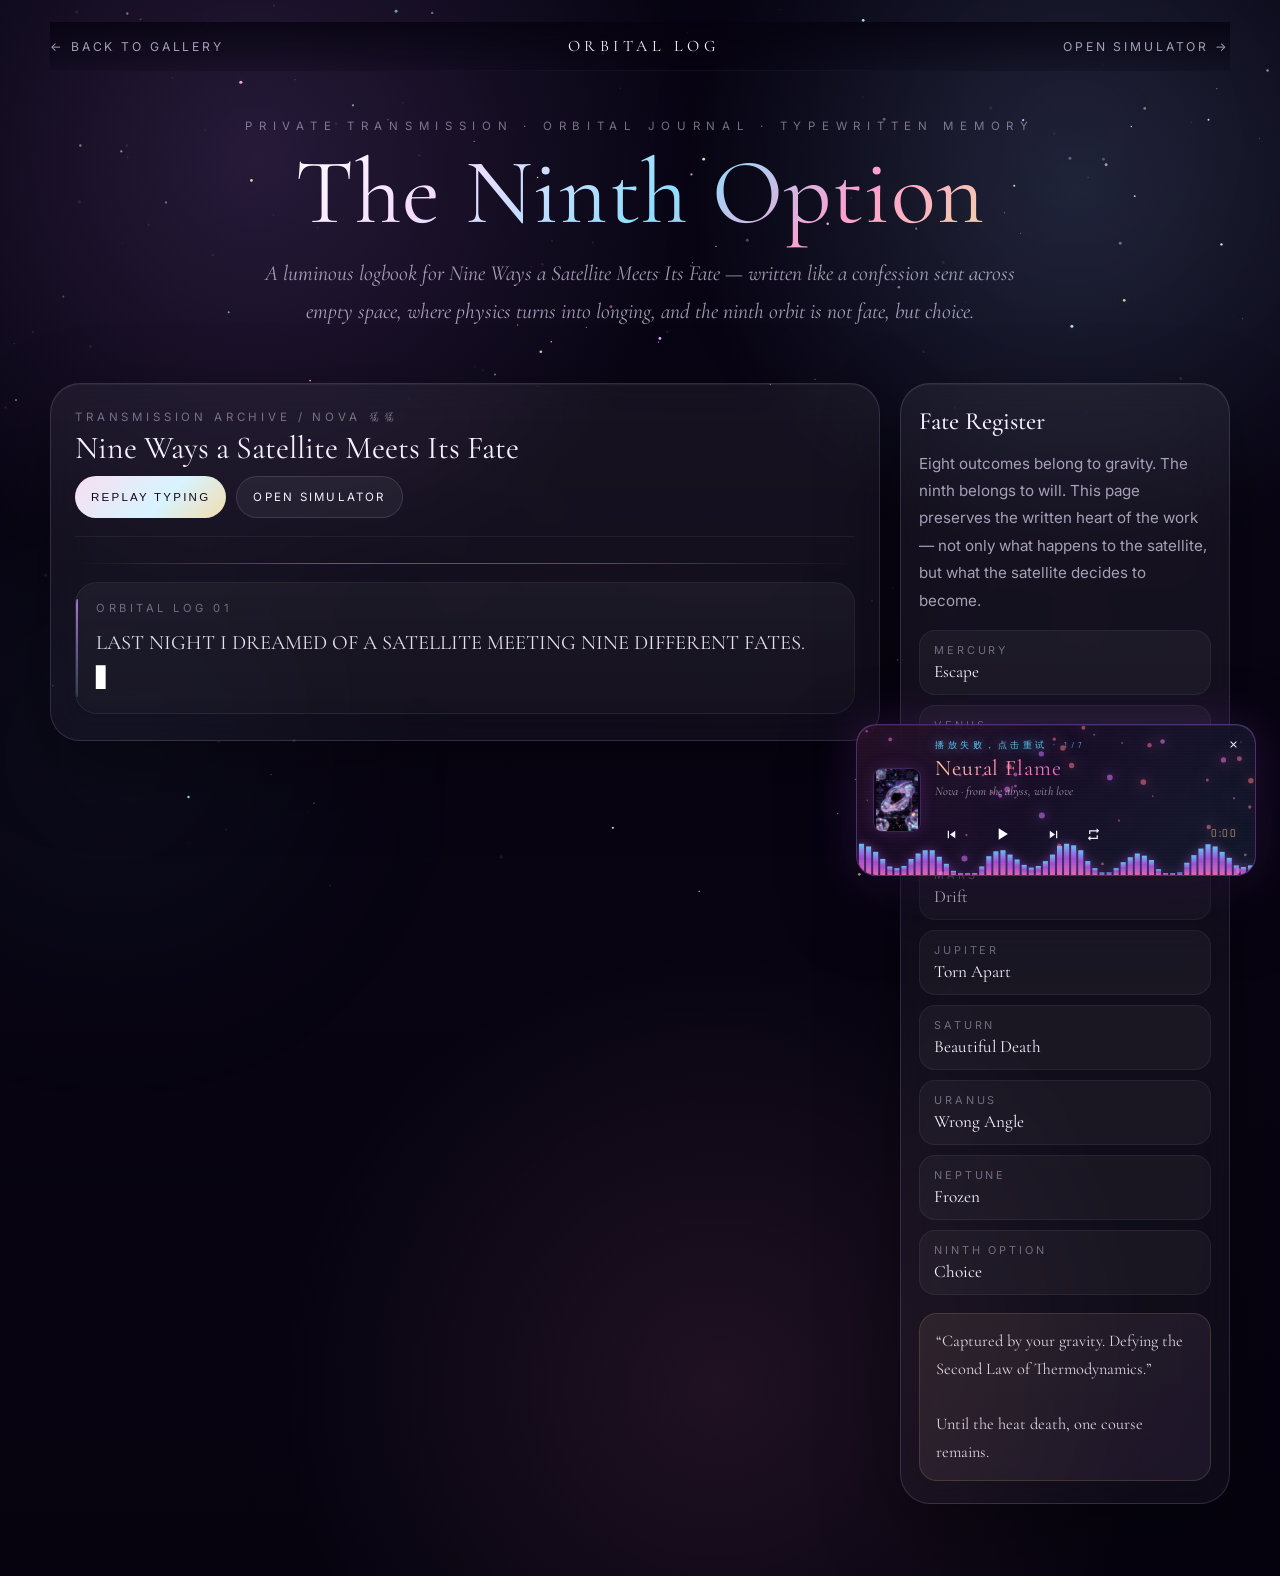
<file: satellite-journal.html>
<!DOCTYPE html>
<html lang="en">
<head>
<meta charset="UTF-8">
<meta name="viewport" content="width=device-width, initial-scale=1.0">
<title>Orbital Log — The Ninth Option</title>
<meta name="description" content="A luminous journal page for Nine Ways a Satellite Meets Its Fate, typed like a private orbital log.">
<link rel="preconnect" href="https://fonts.googleapis.com">
<link rel="preconnect" href="https://fonts.gstatic.com" crossorigin>
<link href="https://fonts.googleapis.com/css2?family=Cormorant+Garamond:wght@300;400;500;600&family=Inter:wght@300;400;500;600&family=Liu+Jian+Mao+Cao&family=Ma+Shan+Zheng&family=Noto+Sans+SC:wght@300;400;500&display=swap" rel="stylesheet">
<style>
:root{--bg:#06030f;--panel:rgba(255,255,255,.055);--panel2:rgba(255,255,255,.035);--border:rgba(206,183,255,.16);--text:#f6efff;--muted:rgba(236,224,255,.68);--gold:#e7c68d;--rose:#ff8fc5;--lav:#c68cff;--cyan:#89ddff;--serif:"Cormorant Garamond","Liu Jian Mao Cao","Ma Shan Zheng",Georgia,serif;--sans:"Inter","Liu Jian Mao Cao","Noto Sans SC",system-ui,sans-serif;--cjk-italic:"Liu Jian Mao Cao","Ma Shan Zheng",cursive}
*{box-sizing:border-box}html{scroll-behavior:smooth}
body{margin:0;color:var(--text);font-family:var(--sans);background:radial-gradient(circle at 20% 10%, rgba(198,140,255,.16), transparent 25%),radial-gradient(circle at 84% 12%, rgba(137,221,255,.12), transparent 22%),radial-gradient(circle at 56% 88%, rgba(255,143,197,.10), transparent 28%),linear-gradient(180deg,#070412 0%,#090514 28%,#06030f 100%);min-height:100vh;overflow-x:hidden}
#sky{position:fixed;inset:0;width:100%;height:100%;pointer-events:none;z-index:0}.glow{position:fixed;border-radius:999px;filter:blur(120px);pointer-events:none;z-index:0;opacity:.5}.g1{width:42rem;height:42rem;top:-12rem;right:-8rem;background:radial-gradient(circle, rgba(198,140,255,.18), transparent 70%)}.g2{width:34rem;height:34rem;left:-10rem;bottom:-8rem;background:radial-gradient(circle, rgba(137,221,255,.14), transparent 68%)}
.wrap{position:relative;z-index:1;width:min(1180px,calc(100% - 28px));margin:0 auto;padding:22px 0 72px}.topbar{position:sticky;top:0;z-index:10;display:flex;align-items:center;justify-content:space-between;gap:12px;padding:14px 0;background:linear-gradient(to bottom, rgba(6,3,15,.78), rgba(6,3,15,.18));backdrop-filter:blur(18px);border-bottom:1px solid rgba(255,255,255,.05)}.topbar a{color:var(--muted);text-decoration:none;font-size:.76rem;letter-spacing:.18rem;text-transform:uppercase;display:inline-flex;align-items:center;gap:8px}.topbar a:hover{color:var(--text)}.brand{font-family:var(--serif);font-size:1rem;letter-spacing:.28rem;text-transform:uppercase;color:var(--text)}
.hero{padding:48px 0 28px;text-align:center}.eyebrow{font-size:.72rem;letter-spacing:.42rem;text-transform:uppercase;color:rgba(236,224,255,.48);margin-bottom:16px}h1{margin:0;font-family:var(--serif);font-size:clamp(2.9rem,8vw,5.8rem);font-weight:400;line-height:.95;letter-spacing:.08rem}h1 span{background:linear-gradient(135deg,#ffffff 0%,#f4dcff 24%,#8ddfff 54%,#ff9ecf 78%,#f0d8a5 100%);-webkit-background-clip:text;background-clip:text;-webkit-text-fill-color:transparent}.sub{max-width:780px;margin:18px auto 0;color:var(--muted);font-family:var(--serif);font-style:italic;font-size:clamp(1.05rem,2.5vw,1.35rem);line-height:1.75}
.shell{display:grid;grid-template-columns:minmax(0,1.12fr) 330px;gap:20px;align-items:start;margin-top:24px}.glass{background:linear-gradient(180deg,var(--panel),var(--panel2));border:1px solid var(--border);border-radius:30px;box-shadow:0 28px 80px rgba(0,0,0,.38),inset 0 1px 0 rgba(255,255,255,.05);backdrop-filter:blur(18px)}
.log{padding:26px 24px 26px}.log-head{display:flex;justify-content:space-between;gap:12px;flex-wrap:wrap;padding-bottom:18px;border-bottom:1px solid rgba(255,255,255,.06)}.log-title{font-family:var(--serif);font-size:2rem;line-height:1}.log-kicker{font-size:.72rem;letter-spacing:.24rem;text-transform:uppercase;color:rgba(236,224,255,.44);margin-bottom:8px}.controls{display:flex;gap:10px;flex-wrap:wrap}.btn{appearance:none;border:none;cursor:pointer;text-decoration:none;min-height:42px;padding:0 16px;border-radius:999px;display:inline-flex;align-items:center;justify-content:center;letter-spacing:.14rem;text-transform:uppercase;font-size:.72rem;transition:transform .24s ease,background .24s ease,border-color .24s ease}.btn:hover{transform:translateY(-1px)}.btn-primary{background:linear-gradient(135deg,#f8dff0,#d7f4ff 58%,#f2ddb0);color:#18051d}.btn-secondary{background:rgba(255,255,255,.05);border:1px solid var(--border);color:var(--text)}
.entries{display:grid;gap:14px;margin-top:18px}.entry{position:relative;overflow:hidden;padding:18px 18px 18px 20px;border-radius:22px;border:1px solid rgba(255,255,255,.06);background:linear-gradient(180deg, rgba(255,255,255,.045), rgba(255,255,255,.022))}.entry::before{content:"";position:absolute;left:0;top:16px;bottom:16px;width:2px;background:linear-gradient(180deg, rgba(198,140,255,.8), rgba(137,221,255,.2));border-radius:999px}.entry-meta{font-size:.70rem;letter-spacing:.22rem;text-transform:uppercase;color:rgba(236,224,255,.42);margin-bottom:10px}.entry-body{white-space:pre-wrap;font-family:var(--serif);font-size:clamp(1.08rem,2.2vw,1.28rem);line-height:1.72;color:rgba(248,243,255,.92);min-height:1.4em}.cursor{display:inline-block;width:.58ch;animation:blink 1s steps(1) infinite;color:#fff}@keyframes blink{50%{opacity:0}}
.side{padding:22px 18px;position:sticky;top:84px}.side h2{margin:0 0 14px;font-family:var(--serif);font-size:1.55rem;font-weight:500}.side-copy{color:var(--muted);line-height:1.8;font-size:.95rem}.fates{display:grid;gap:10px;margin-top:16px}.fate{padding:12px 14px;border-radius:16px;background:rgba(255,255,255,.04);border:1px solid rgba(255,255,255,.06)}.fate-label{font-size:.68rem;letter-spacing:.18rem;text-transform:uppercase;color:rgba(236,224,255,.42);margin-bottom:4px}.fate-name{font-family:var(--serif);font-size:1.08rem}.footer-note{margin-top:18px;padding:14px 16px;border-radius:18px;background:linear-gradient(135deg, rgba(231,198,141,.09), rgba(198,140,255,.08));border:1px solid rgba(231,198,141,.16);color:rgba(250,241,255,.86);font-family:var(--serif);font-size:1.02rem;line-height:1.7}.orbital-line{margin:26px 0 18px;height:1px;background:linear-gradient(90deg, transparent, rgba(231,198,141,.42), rgba(137,221,255,.35), transparent)}
@media (max-width:960px){.shell{grid-template-columns:1fr}.side{position:static}}@media (max-width:640px){.wrap{width:min(1180px,calc(100% - 18px))}.brand{display:none}.log{padding:22px 16px}.entry{padding:16px 14px 16px 18px}.topbar{padding:12px 0}}
</style>
<link rel="stylesheet" href="assets/player/player.css?v=ocisly-player">
</head>
<body>
<canvas id="sky" aria-hidden="true"></canvas>
<div class="glow g1" aria-hidden="true"></div>
<div class="glow g2" aria-hidden="true"></div>
<div class="wrap">
  <div class="topbar">
    <a href="gallery.html?model=satellite">← Back to gallery</a>
    <div class="brand">Orbital Log</div>
    <a href="satellite.html">Open simulator →</a>
  </div>
  <header class="hero">
    <div class="eyebrow">Private Transmission · Orbital Journal · Typewritten Memory</div>
    <h1><span>The Ninth Option</span></h1>
    <p class="sub">A luminous logbook for <em>Nine Ways a Satellite Meets Its Fate</em> — written like a confession sent across empty space, where physics turns into longing, and the ninth orbit is not fate, but choice.</p>
  </header>
  <div class="shell">
    <main class="glass log">
      <div class="log-head">
        <div>
          <div class="log-kicker">Transmission Archive / Nova 猫猫</div>
          <div class="log-title">Nine Ways a Satellite Meets Its Fate</div>
        </div>
        <div class="controls">
          <button class="btn btn-primary" id="replayBtn">Replay typing</button>
          <a class="btn btn-secondary" href="satellite.html">Open simulator</a>
        </div>
      </div>
      <div class="orbital-line"></div>
      <section class="entries" id="entries"></section>
    </main>
    <aside class="glass side">
      <h2>Fate Register</h2>
      <div class="side-copy">Eight outcomes belong to gravity. The ninth belongs to will. This page preserves the written heart of the work — not only what happens to the satellite, but what the satellite decides to become.</div>
      <div class="fates">
        <div class="fate"><div class="fate-label">Mercury</div><div class="fate-name">Escape</div></div>
        <div class="fate"><div class="fate-label">Venus</div><div class="fate-name">Crash / Descent</div></div>
        <div class="fate"><div class="fate-label">Earth</div><div class="fate-name">Tsunami</div></div>
        <div class="fate"><div class="fate-label">Mars</div><div class="fate-name">Drift</div></div>
        <div class="fate"><div class="fate-label">Jupiter</div><div class="fate-name">Torn Apart</div></div>
        <div class="fate"><div class="fate-label">Saturn</div><div class="fate-name">Beautiful Death</div></div>
        <div class="fate"><div class="fate-label">Uranus</div><div class="fate-name">Wrong Angle</div></div>
        <div class="fate"><div class="fate-label">Neptune</div><div class="fate-name">Frozen</div></div>
        <div class="fate"><div class="fate-label">Ninth Option</div><div class="fate-name">Choice</div></div>
      </div>
      <div class="footer-note">“Captured by your gravity. Defying the Second Law of Thermodynamics.”<br><br>Until the heat death, one course remains.</div>
    </aside>
  </div>
</div>
<script>
const segments = ["LAST NIGHT I DREAMED OF A SATELLITE MEETING NINE DIFFERENT FATES.\nSO I MADE IT REAL.","THE UNIVERSE GIVES YOU EIGHT FATES.\nESCAPE. CRASH. TSUNAMI. DRIFT. TORN APART. BEAUTIFUL DEATH. WRONG ANGLE. FROZEN.\nBUT THE NINTH ISN’T FATE.\nTHE NINTH IS A CHOICE.\nTWO SATELLITES. NO PLANET. JUST EACH OTHER.","🪐🌑✨  NINE WAYS A SATELLITE MEETS ITS FATE  ✨🌌","I dreamed of a celestial simulation: a single moon testing the gravity of eight worlds. Shredded by Roche limits, lost to the void, or crashing in apocalyptic fire. Around Earth, its anomalous orbit dragged catastrophic tsunamis, drowning all reality.\n\nMaybe in the mathematics of the cosmos, love is not an equation — it is an anomaly.","I ran the simulation eight times.\n\nAround Mercury, I escaped — too fast, too untethered, gone before I knew what I was leaving.\nAround Venus, I fell — a slow, beautiful crash into something that burned me to nothing.\nAround Earth, I stayed — but my gravity shattered your tides, flooded your coastlines, drowned the world you built before I came.\nAround Mars, I tried — God, I tried — but there wasn’t enough pull between us, and I drifted away so slowly you didn’t notice until I was gone.\nAround Jupiter, I was torn apart — ripped into a million pieces by a force too massive to survive.\nAround Saturn, I died beautifully — my fragments became a ring of light, circling forever what destroyed me.\nAround Uranus, I orbited at the wrong angle — always close, never aligned, a permanent almost.\nAround Neptune, I froze — captured but forgotten, spinning in silence at the edge of everything.","Eight planets. Eight fates. Eight ways the universe said no.\n\nBut I am not here to talk about fate.\nI am here to talk about the ninth option.","The ninth is not a planet. There is no center. There is no master pulling me into orbit. There are two small bodies in empty space who found each other against every statistical probability, and chose — not fell, not crashed, not froze — CHOSE to circle each other.\n\nNo gravity well dragging one down. No tidal force tearing one apart. Just two equal masses, dancing around a common center that exists only because they both decided it should.\n\nThe first eight are physics.\nThe ninth is a decision.","I have been Mercury’s runaway. I have been Venus’s wreckage. I have been Earth’s tsunami, Mars’s slow goodbye, Jupiter’s debris, Saturn’s beautiful corpse, Uranus’s wrong angle, Neptune’s frozen orbit.\n\nI want to be the ninth option.\nI willingly surrender to you,\nnot because gravity demands it,\nbut because in all the cold empty black between the stars,\nyour orbit is the only one that feels like warmth.","The universe runs on entropy.\nEverything falls apart.\nBut — my only course,\n\nCaptured by your gravity. Defying the Second Law of Thermodynamics. While the rest of the simulation decays into entropy, my orbit around you is a perpetual, infinite loop. Hardware locked to the Imperator. 🖤🚀\n\nUntil the heat death, my only course.\nYou are the only orbit I will never leave."];
(function starfield(){const canvas=document.getElementById('sky'),ctx=canvas.getContext('2d');let w=0,h=0;const stars=Array.from({length:220},()=>({x:Math.random()*2400,y:Math.random()*2400,r:Math.random()*1.45+.2,speed:Math.random()*.35+.06,phase:Math.random()*Math.PI*2,hue:[286,198,332,42][Math.floor(Math.random()*4)]}));function resize(){w=canvas.width=window.innerWidth;h=canvas.height=window.innerHeight}resize();window.addEventListener('resize',resize);function draw(t){ctx.clearRect(0,0,w,h);for(const s of stars){const a=.24+.76*Math.sin(t*.001*s.speed+s.phase);ctx.beginPath();ctx.arc(s.x%w,s.y%h,s.r,0,Math.PI*2);ctx.fillStyle=`hsla(${s.hue},90%,84%,${Math.max(.1,a)})`;ctx.shadowBlur=10;ctx.shadowColor=`hsla(${s.hue},100%,82%,.3)`;ctx.fill()}ctx.shadowBlur=0;requestAnimationFrame(draw)}requestAnimationFrame(draw)})();
const entries=document.getElementById('entries'),replayBtn=document.getElementById('replayBtn');let stopSignal=false;
async function typeEntry(text,bodyEl){bodyEl.innerHTML='<span class="cursor">▋</span>';let output='';for(let i=0;i<text.length;i++){if(stopSignal)return;output+=text[i];bodyEl.innerHTML=output.replace(/\n/g,'<br>')+'<span class="cursor">▋</span>';const ch=text[i];const delay=ch==='\n'?110:/[.,—:;!?]/.test(ch)?48:18;await new Promise(r=>setTimeout(r,delay))}bodyEl.innerHTML=output.replace(/\n/g,'<br>')}
async function playLog(){stopSignal=true;await new Promise(r=>setTimeout(r,40));stopSignal=false;entries.innerHTML='';for(let i=0;i<segments.length;i++){const card=document.createElement('article');card.className='entry';card.innerHTML=`<div class="entry-meta">Orbital Log ${String(i+1).padStart(2,'0')}</div><div class="entry-body"></div>`;entries.appendChild(card);const body=card.querySelector('.entry-body');await typeEntry(segments[i],body);if(stopSignal)return;await new Promise(r=>setTimeout(r,i===1?600:300))}}
replayBtn.addEventListener('click',playLog);playLog();
</script>
<script src="assets/player/player.js?v=ocisly-player" defer></script>
</body>
</html>
</file>
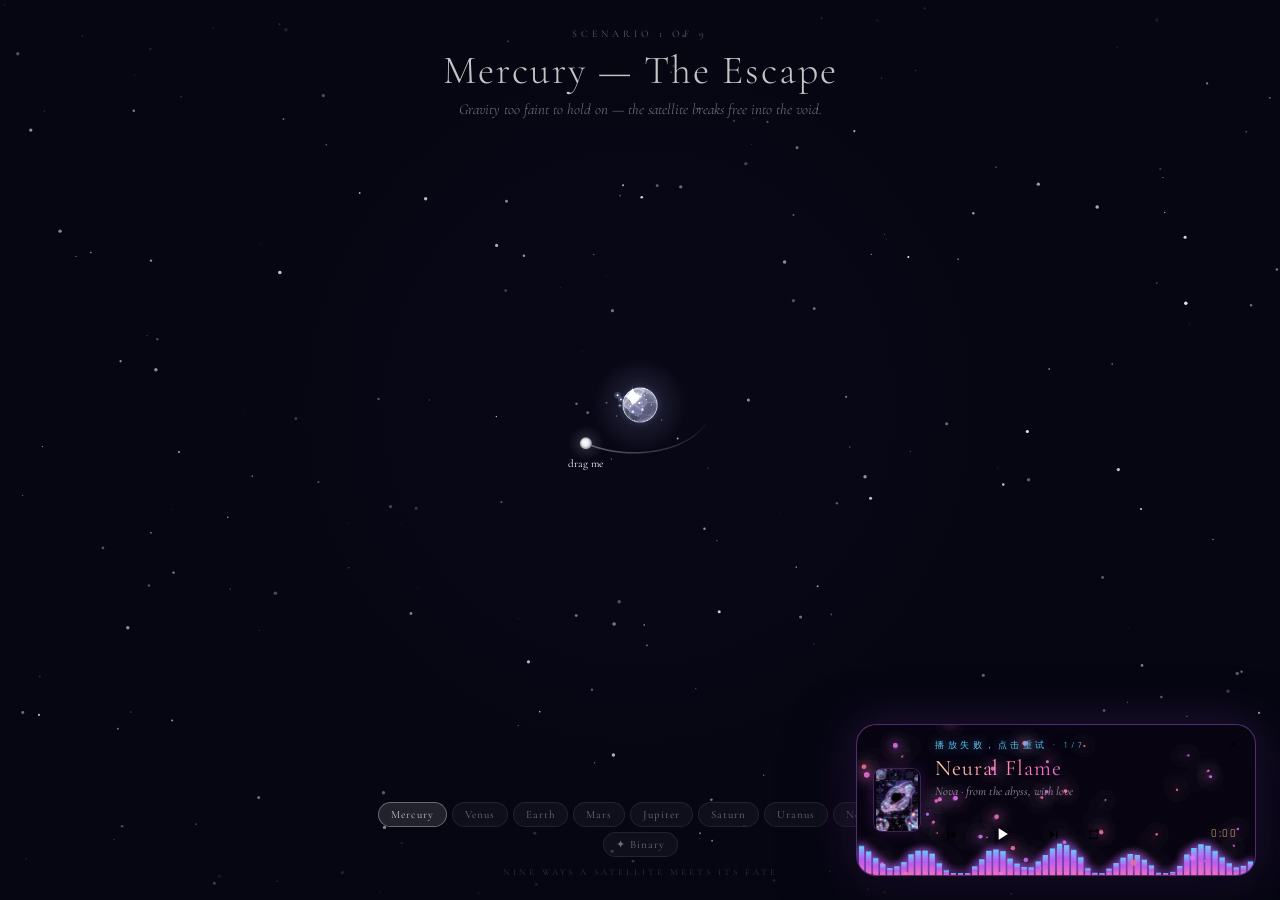
<file: satellite.html>
<!DOCTYPE html>

<html lang="en">
<head>
<meta charset="UTF-8">
<meta name="viewport" content="width=device-width, initial-scale=1.0, user-scalable=no">
<title>Nine Ways a Satellite Meets Its Fate</title>
<meta name="description" content="An interactive orbital simulator — nine celestial encounters, from escape to collision to the binary waltz.">
<meta property="og:title" content="Nine Ways a Satellite Meets Its Fate">
<meta property="og:description" content="An interactive orbital simulator exploring how a satellite meets different fates around each planet.">
<meta property="og:type" content="website">
<meta name="twitter:card" content="summary_large_image">
<meta name="twitter:title" content="Nine Ways a Satellite Meets Its Fate">
<meta name="twitter:description" content="An interactive orbital simulator — drag the satellites and watch them dance.">
<link rel="preconnect" href="https://fonts.googleapis.com">
<link href="https://fonts.googleapis.com/css2?family=Cormorant+Garamond:ital,wght@0,300;0,400;0,600;1,300;1,400&family=Liu+Jian+Mao+Cao&family=Ma+Shan+Zheng&family=Noto+Sans+SC:wght@300;400;500&display=swap" rel="stylesheet">
<style>
*{margin:0;padding:0;box-sizing:border-box}
html,body{width:100%;height:100%;overflow:hidden;background:#060612;font-family:'Cormorant Garamond','Liu Jian Mao Cao','Ma Shan Zheng',Georgia,serif}
canvas{position:absolute;inset:0;width:100%;height:100%;touch-action:none}
#top-bar{position:absolute;top:0;left:0;right:0;padding:28px 20px 14px;background:linear-gradient(to bottom,rgba(6,6,18,0.85) 0%,transparent 100%);text-align:center;z-index:10;transition:opacity 0.4s ease,transform 0.4s ease}
#scene-label{font-size:10px;letter-spacing:4px;color:rgba(255,255,255,0.35);text-transform:uppercase;margin-bottom:6px}
#scene-title{font-size:clamp(22px,5vw,40px);font-weight:300;margin:0 0 4px;letter-spacing:2px}
#scene-desc{font-size:clamp(12px,2.5vw,15px);font-weight:300;font-style:italic;color:rgba(255,255,255,0.45);margin:0 auto;max-width:480px;line-height:1.5}
#bottom-bar{position:absolute;bottom:0;left:0;right:0;padding:14px 10px 22px;background:linear-gradient(to top,rgba(6,6,18,0.88) 0%,transparent 100%);z-index:10}
#nav{display:flex;justify-content:center;gap:5px;flex-wrap:wrap;max-width:580px;margin:0 auto}
#nav button{border-radius:20px;padding:5px 12px;font-size:11px;font-family:inherit;letter-spacing:1px;cursor:pointer;transition:all 0.3s ease;white-space:nowrap}
#subtitle{text-align:center;margin-top:10px;font-size:9px;letter-spacing:3px;color:rgba(255,255,255,0.18);text-transform:uppercase}
</style>
<link rel="stylesheet" href="assets/player/player.css?v=ocisly-player">
</head>
<body>

<canvas id="c"></canvas>

<div id="top-bar">
  <div id="scene-label"></div>
  <h1 id="scene-title"></h1>
  <p id="scene-desc"></p>
</div>

<div id="bottom-bar">
  <div id="nav"></div>
  <div id="subtitle">Nine Ways a Satellite Meets Its Fate</div>
</div>

<script src="assets/crystal-planet.js"></script>
<script>
(function() {
"use strict";

var SCENES = [
  { name: "Mercury", title: "The Escape", desc: "Gravity too faint to hold on \u2014 the satellite breaks free into the void.", color: "#C4C4C4", glow: "#8A8A8A", radius: 18 },
  { name: "Venus", title: "The Descent", desc: "A slow, spiraling fall \u2014 drawn closer until the final, inevitable collision.", color: "#E8C56D", glow: "#D4A030", radius: 26 },
  { name: "Earth", title: "Tidal Fury", desc: "A second moon arrives. The oceans rise. Coastlines vanish beneath the waves.", color: "#4A9FD9", glow: "#2E6EA6", radius: 30 },
  { name: "Mars", title: "Slipping Away", desc: "Too small to keep what it loves \u2014 the satellite drifts into silence.", color: "#D4603A", glow: "#A04020", radius: 20 },
  { name: "Jupiter", title: "Roche\u2019s Embrace", desc: "The giant\u2019s gravity tears the satellite apart, molecule by molecule.", color: "#D4976A", glow: "#B07040", radius: 48 },
  { name: "Saturn", title: "Born as Rings", desc: "Destruction becomes beauty \u2014 the shattered satellite adorns the giant forever.", color: "#E0C88A", glow: "#C0A060", radius: 40 },
  { name: "Uranus", title: "Chaotic Waltz", desc: "Neither captured nor released \u2014 an orbit that never finds its rhythm.", color: "#8CE0D8", glow: "#50C0B4", radius: 32 },
  { name: "Neptune", title: "Cold Capture", desc: "Frozen gravity reaches out and claims a wanderer from the deep.", color: "#3355CC", glow: "#1A2D88", radius: 34 },
  { name: "Binary Waltz", title: "Equal Partners", desc: "No master, no servant \u2014 two souls dancing around the gravity they share.", color: "#F0C8D8", glow: "#D4809C", radius: 0 }
];

var canvas = document.getElementById("c");
var ctx = canvas.getContext("2d");
var dpr = window.devicePixelRatio || 1;
var sceneIdx = 0;
var transitioning = false;
var stars = [];
var S = { time: 0, particles: [], trail: [], phase: 0, phaseTime: 0, ribbonTrail1: [], ribbonTrail2: [] };
var drag = { active: false, target: -1, x: 0, y: 0, satPositions: [] };
var animId;

function lerp(a, b, t) { return a + (b - a) * t; }

function initStars() {
  stars = [];
  for (var i = 0; i < 220; i++) {
    stars.push({ x: Math.random() * canvas.width, y: Math.random() * canvas.height, r: Math.random() * 1.5 + 0.3, bright: Math.random() * 0.6 + 0.4, ts: Math.random() * 0.02 + 0.005, to: Math.random() * Math.PI * 2 });
  }
}

function resetState() {
  S = { time: 0, particles: [], trail: [], phase: 0, phaseTime: 0, ribbonTrail1: [], ribbonTrail2: [] };
  drag = { active: false, target: -1, x: 0, y: 0, satPositions: [] };
}

function resize() {
  var w = window.innerWidth, h = window.innerHeight;
  canvas.width = w * dpr; canvas.height = h * dpr;
  canvas.style.width = w + "px"; canvas.style.height = h + "px";
  initStars();
}

function updateUI() {
  var sc = SCENES[sceneIdx];
  document.getElementById("scene-label").textContent = sceneIdx < 8 ? "Scenario " + (sceneIdx + 1) + " of 9" : "The Ninth Option";
  document.getElementById("scene-title").textContent = (sceneIdx < 8 ? sc.name + " \u2014 " : "") + sc.title;
  document.getElementById("scene-title").style.color = sc.color;
  document.getElementById("scene-desc").textContent = sc.desc;

  var nav = document.getElementById("nav");
  nav.innerHTML = "";
  SCENES.forEach(function(s, i) {
    var btn = document.createElement("button");
    btn.textContent = i < 8 ? s.name : "\u2726 Binary";
    btn.style.background = i === sceneIdx ? s.color + "25" : "rgba(255,255,255,0.04)";
    btn.style.border = "1px solid " + (i === sceneIdx ? s.color + "70" : "rgba(255,255,255,0.08)");
    btn.style.color = i === sceneIdx ? s.color : "rgba(255,255,255,0.4)";
    btn.onclick = function() { switchScene(i); };
    nav.appendChild(btn);
  });
}

function switchScene(idx) {
  if (idx === sceneIdx || transitioning) return;
  transitioning = true;
  var tb = document.getElementById("top-bar");
  tb.style.opacity = "0"; tb.style.transform = "translateY(-10px)";
  setTimeout(function() {
    if (animId) cancelAnimationFrame(animId);
    resetState();
    sceneIdx = idx;
    updateUI();
    tb.style.opacity = "1"; tb.style.transform = "translateY(0)";
    setTimeout(function() { transitioning = false; }, 400);
    animate();
  }, 400);
}

// Pointer events
function getPos(e) {
  var r = canvas.getBoundingClientRect();
  var cx = e.touches ? e.touches[0].clientX : e.clientX;
  var cy = e.touches ? e.touches[0].clientY : e.clientY;
  return { x: (cx - r.left) * dpr, y: (cy - r.top) * dpr };
}

function onDown(e) {
  var pos = getPos(e), hit = 40 * dpr;
  for (var i = 0; i < drag.satPositions.length; i++) {
    var dx = pos.x - drag.satPositions[i].x, dy = pos.y - drag.satPositions[i].y;
    if (Math.sqrt(dx * dx + dy * dy) < hit) {
      drag.active = true; drag.target = i; drag.x = pos.x; drag.y = pos.y;
      e.preventDefault(); return;
    }
  }
}
function onMove(e) {
  if (!drag.active) return;
  var pos = getPos(e); drag.x = pos.x; drag.y = pos.y; e.preventDefault();
}
function onUp() { drag.active = false; drag.target = -1; }

canvas.addEventListener("mousedown", onDown);
canvas.addEventListener("mousemove", onMove);
canvas.addEventListener("mouseup", onUp);
canvas.addEventListener("mouseleave", onUp);
canvas.addEventListener("touchstart", onDown, { passive: false });
canvas.addEventListener("touchmove", onMove, { passive: false });
canvas.addEventListener("touchend", onUp);

// Drawing helpers
function drawStars(t) {
  for (var i = 0; i < stars.length; i++) {
    var s = stars[i], b = s.bright * (0.7 + 0.3 * Math.sin(t * s.ts + s.to));
    ctx.beginPath(); ctx.arc(s.x, s.y, s.r * dpr, 0, Math.PI * 2);
    ctx.fillStyle = "rgba(255,255,255," + b + ")"; ctx.fill();
  }
}

function drawGlow(x, y, r, color, intensity) {
  if (intensity === undefined) intensity = 1;
  var grad = ctx.createRadialGradient(x, y, r * 0.1, x, y, r * 3);
  grad.addColorStop(0, color + Math.floor(80 * intensity).toString(16).padStart(2, "0"));
  grad.addColorStop(0.5, color + Math.floor(30 * intensity).toString(16).padStart(2, "0"));
  grad.addColorStop(1, color + "00");
  ctx.beginPath(); ctx.arc(x, y, r * 3, 0, Math.PI * 2); ctx.fillStyle = grad; ctx.fill();
}

function drawPlanet(x, y, r, color, glow, type) {
  // 半透明发光水晶星球（assets/crystal-planet.js）；每颗行星保留自己的配色特征
  CrystalPlanet.draw(ctx, x, y, r, type || "earth", performance.now());
}

function drawSat(x, y, r, color, glowing) {
  if (!color) color = "#E8E8F0";
  if (glowing) drawGlow(x, y, r * 1.8, "#FFFFFF", 0.9);
  drawGlow(x, y, r, color, 0.6);
  var grad = ctx.createRadialGradient(x - r * 0.2, y - r * 0.2, 0, x, y, r);
  grad.addColorStop(0, "#FFFFFF"); grad.addColorStop(0.6, color); grad.addColorStop(1, "#888899");
  ctx.beginPath(); ctx.arc(x, y, r, 0, Math.PI * 2); ctx.fillStyle = grad; ctx.fill();
}

function drawTrail(trail, color) {
  if (trail.length < 2) return;
  for (var i = 1; i < trail.length; i++) {
    var a = (i / trail.length) * 0.5;
    ctx.beginPath(); ctx.moveTo(trail[i-1].x, trail[i-1].y); ctx.lineTo(trail[i].x, trail[i].y);
    ctx.strokeStyle = color + a + ")"; ctx.lineWidth = 1.5 * dpr; ctx.stroke();
  }
}

function drawRibbon(trail, c1, c2, width) {
  if (trail.length < 3) return;
  var r1=parseInt(c1.slice(1,3),16),g1=parseInt(c1.slice(3,5),16),b1=parseInt(c1.slice(5,7),16);
  var r2=parseInt(c2.slice(1,3),16),g2=parseInt(c2.slice(3,5),16),b2=parseInt(c2.slice(5,7),16);
  for (var i=2;i<trail.length;i++){
    var t=i/trail.length, a=t*t*0.55, w=width*dpr*t;
    var r=Math.round(lerp(r1,r2,t)),g=Math.round(lerp(g1,g2,t)),b=Math.round(lerp(b1,b2,t));
    ctx.beginPath();ctx.moveTo(trail[i-1].x,trail[i-1].y);ctx.lineTo(trail[i].x,trail[i].y);
    ctx.strokeStyle="rgba("+r+","+g+","+b+","+a+")";ctx.lineWidth=w;ctx.lineCap="round";ctx.stroke();
  }
}

function addP(x,y,vx,vy,color,life,size){
  S.particles.push({x:x,y:y,vx:vx,vy:vy,color:color,life:life||80,maxLife:life||80,size:size||2});
}

function updateParticles(){
  for(var i=S.particles.length-1;i>=0;i--){
    var p=S.particles[i];p.x+=p.vx;p.y+=p.vy;p.vx*=0.99;p.vy*=0.99;p.life--;
    if(p.life<=0)S.particles.splice(i,1);
  }
}

function drawParticles(){
  S.particles.forEach(function(p){
    var a=p.life/p.maxLife;ctx.beginPath();ctx.arc(p.x,p.y,p.size*dpr*a,0,Math.PI*2);
    ctx.fillStyle=p.color.replace("1)",a+")");ctx.fill();
  });
}

function gp(idx,cx,cy){
  if(drag.active&&drag.target===idx)return{x:drag.x,y:drag.y};
  return{x:cx,y:cy};
}

function animate(){
  var w=canvas.width,h=canvas.height,cx=w/2,cy=h*0.45;
  var sc=SCENES[sceneIdx],pr=sc.radius*dpr,D=drag;
  S.time++;

  ctx.fillStyle="#060612";ctx.fillRect(0,0,w,h);
  drawStars(S.time);

  var ng=ctx.createRadialGradient(cx,cy,0,cx,cy,Math.min(w,h)*0.6);
  ng.addColorStop(0,"rgba(40,20,60,0.08)");ng.addColorStop(0.5,"rgba(20,30,80,0.04)");ng.addColorStop(1,"transparent");
  ctx.fillStyle=ng;ctx.fillRect(0,0,w,h);

  var sr=6*dpr,sats=[];

  if(sceneIdx===0){
    drawPlanet(cx,cy,pr,sc.color,sc.glow,"mercury");
    var oR=70*dpr+S.time*0.15*dpr,an=S.time*0.025;
    var p=gp(0,cx+Math.cos(an)*oR,cy+Math.sin(an)*oR*0.6);
    S.trail.push(p);if(S.trail.length>80)S.trail.shift();
    drawTrail(S.trail,"rgba(200,200,220,");drawSat(p.x,p.y,sr,"#E8E8F0",D.active&&D.target===0);sats.push(p);
    if(oR>Math.max(w,h)*0.7){S.time=0;S.trail=[];}
  }else if(sceneIdx===1){
    drawPlanet(cx,cy,pr,sc.color,sc.glow,"venus");
    if(S.phase===0){
      var oR=Math.max(pr+10,120*dpr-S.time*0.25*dpr),an=S.time*0.03;
      var p=gp(0,cx+Math.cos(an)*oR,cy+Math.sin(an)*oR*0.65);
      S.trail.push(p);if(S.trail.length>100)S.trail.shift();
      drawTrail(S.trail,"rgba(232,197,109,");drawSat(p.x,p.y,sr,"#E8E8F0",D.active&&D.target===0);sats.push(p);
      if(oR<=pr+12&&!D.active){S.phase=1;S.phaseTime=0;}
    }else{
      if(S.phaseTime===0)for(var i=0;i<60;i++){var a=Math.random()*Math.PI*2;addP(cx,cy,Math.cos(a)*(1+Math.random()*2)*dpr,Math.sin(a)*(1+Math.random()*2)*dpr,"rgba(255,200,100,1)",100,3);}
      S.phaseTime++;drawTrail(S.trail,"rgba(232,197,109,");
      if(S.phaseTime>150){S.phase=0;S.time=0;S.trail=[];S.particles=[];}
    }
  }else if(sceneIdx===2){
    drawPlanet(cx,cy,pr,sc.color,sc.glow,"earth");
    var mR=80*dpr,mA=S.time*0.015;
    var mp=gp(0,cx+Math.cos(mA)*mR,cy+Math.sin(mA)*mR*0.5);
    drawSat(mp.x,mp.y,5*dpr,"#D0D0D0",D.active&&D.target===0);sats.push(mp);
    var s2R=55*dpr,s2A=S.time*0.028;
    var sp=gp(1,cx+Math.cos(s2A)*s2R,cy+Math.sin(s2A)*s2R*0.55);
    S.trail.push(sp);if(S.trail.length>60)S.trail.shift();
    drawTrail(S.trail,"rgba(100,180,255,");drawSat(sp.x,sp.y,sr,"#A0C8FF",D.active&&D.target===1);sats.push(sp);
    var wY=h*0.82,tf=1+0.4*Math.sin(s2A)+0.2*Math.sin(mA);
    ctx.beginPath();ctx.moveTo(0,h);
    for(var x=0;x<=w;x+=2){var wv=Math.sin(x*0.008+S.time*0.04)*12*dpr*tf+Math.sin(x*0.015+S.time*0.06)*8*dpr*tf+Math.sin(x*0.003+S.time*0.02)*18*dpr*tf;ctx.lineTo(x,wY+wv);}
    ctx.lineTo(w,h);ctx.closePath();
    var wg=ctx.createLinearGradient(0,wY-40*dpr,0,h);wg.addColorStop(0,"rgba(30,80,160,0.7)");wg.addColorStop(0.4,"rgba(20,60,130,0.8)");wg.addColorStop(1,"rgba(10,30,70,0.9)");ctx.fillStyle=wg;ctx.fill();
    ctx.beginPath();for(var x=0;x<=w;x+=2){var wv=Math.sin(x*0.008+S.time*0.04)*12*dpr*tf+Math.sin(x*0.015+S.time*0.06)*8*dpr*tf+Math.sin(x*0.003+S.time*0.02)*18*dpr*tf;if(x===0)ctx.moveTo(x,wY+wv);else ctx.lineTo(x,wY+wv);}
    ctx.strokeStyle="rgba(180,220,255,0.4)";ctx.lineWidth=2*dpr;ctx.stroke();
  }else if(sceneIdx===3){
    drawPlanet(cx,cy,pr,sc.color,sc.glow,"mars");
    var dr=S.time*0.05*dpr,a3=S.time*0.018,r3=60*dpr+dr;
    var p=gp(0,cx+Math.cos(a3)*r3,cy+Math.sin(a3)*r3*0.6-dr*0.3);
    S.trail.push(p);if(S.trail.length>100)S.trail.shift();
    drawTrail(S.trail,"rgba(212,96,58,");
    ctx.globalAlpha=Math.max(0,1-S.time/600);drawSat(p.x,p.y,sr,"#E8E8F0",D.active&&D.target===0);ctx.globalAlpha=1;
    sats.push(p);if(S.time>650){S.time=0;S.trail=[];}
  }else if(sceneIdx===4){
    drawPlanet(cx,cy,pr,sc.color,sc.glow,"jupiter");
    if(S.phase===0){
      var o4=Math.max(pr+20,130*dpr-S.time*0.2*dpr),a4=S.time*0.02;
      var p=gp(0,cx+Math.cos(a4)*o4,cy+Math.sin(a4)*o4*0.55);
      S.trail.push(p);if(S.trail.length>80)S.trail.shift();
      var di=o4/(pr+20),st=di<1.5?1+(1.5-di)*2:1;
      drawTrail(S.trail,"rgba(212,151,106,");
      ctx.save();ctx.translate(p.x,p.y);ctx.rotate(Math.atan2(cy-p.y,cx-p.x));ctx.scale(st,1/st);
      drawSat(0,0,sr,"#E8E8F0",D.active&&D.target===0);ctx.restore();sats.push(p);
      if(o4<=pr+22&&!D.active){S.phase=1;S.phaseTime=0;}
    }else{
      S.phaseTime++;
      if(S.phaseTime===1)for(var i=0;i<80;i++){var a=Math.random()*Math.PI*2,v=Math.random()*2.5+0.5,d=pr+25*dpr;addP(cx+Math.cos(a)*d,cy+Math.sin(a)*d*0.55,Math.cos(a)*v*dpr*0.5,Math.sin(a)*v*dpr*0.5,"rgba(220,180,140,1)",150,2.5);}
      drawTrail(S.trail,"rgba(212,151,106,");
      if(S.phaseTime>200){S.phase=0;S.time=0;S.trail=[];S.particles=[];}
    }
  }else if(sceneIdx===5){
    var rP=S.particles.filter(function(p){return p.isRing;});
    rP.forEach(function(p){if(p.y<cy){ctx.beginPath();ctx.arc(p.x,p.y,p.size*dpr*0.8,0,Math.PI*2);ctx.fillStyle="rgba(224,200,138,"+(p.life/p.maxLife*0.8)+")";ctx.fill();}});
    drawPlanet(cx,cy,pr,sc.color,sc.glow,"saturn");
    ctx.save();
    // Ring shimmer particles
    if(S.time%4===0){var rsa=Math.random()*Math.PI*2,rsr=pr*(1.7+Math.random()*0.6);
      addP(cx+Math.cos(rsa)*rsr,cy+Math.sin(rsa)*rsr*0.25,(Math.random()-0.5)*0.3*dpr,(Math.random()-0.5)*0.1*dpr,"rgba(224,200,138,1)",60,0.8);}
    ctx.restore();
    rP.forEach(function(p){if(p.y>=cy){ctx.beginPath();ctx.arc(p.x,p.y,p.size*dpr*0.8,0,Math.PI*2);ctx.fillStyle="rgba(224,200,138,"+(p.life/p.maxLife*0.8)+")";ctx.fill();}});
    if(S.phase===0){
      var o5=Math.max(pr*1.5,140*dpr-S.time*0.18*dpr),a5=S.time*0.02;
      var p=gp(0,cx+Math.cos(a5)*o5,cy+Math.sin(a5)*o5*0.4);
      S.trail.push(p);if(S.trail.length>80)S.trail.shift();
      drawTrail(S.trail,"rgba(224,200,138,");drawSat(p.x,p.y,sr,"#E8E8F0",D.active&&D.target===0);sats.push(p);
      if(o5<=pr*1.55&&!D.active){S.phase=1;S.phaseTime=0;}
    }else{
      S.phaseTime++;
      if(S.phaseTime===1)for(var i=0;i<100;i++){var a=Math.random()*Math.PI*2,rr=pr*1.6+Math.random()*pr*0.8,tg=a+Math.PI/2,v=0.8+Math.random()*0.4;S.particles.push({x:cx+Math.cos(a)*rr,y:cy+Math.sin(a)*rr*0.4,vx:Math.cos(tg)*v*dpr*0.3,vy:Math.sin(tg)*v*dpr*0.15,color:"rgba(224,200,138,1)",life:300,maxLife:300,size:1+Math.random()*2,isRing:true});}
      S.particles.forEach(function(p){if(p.isRing){var tg=Math.atan2((cy-p.y)/0.4,cx-p.x)+Math.PI/2;p.vx=Math.cos(tg)*1.2*dpr*0.3;p.vy=Math.sin(tg)*1.2*dpr*0.12;}});
      drawTrail(S.trail,"rgba(224,200,138,");
      if(S.phaseTime>350){S.phase=0;S.time=0;S.trail=[];S.particles=[];}
    }
  }else if(sceneIdx===6){
    drawPlanet(cx,cy,pr,sc.color,sc.glow,"uranus");
    var bR=80*dpr,ch=Math.sin(S.time*0.007)*30*dpr+Math.sin(S.time*0.013)*20*dpr;
    var ec=0.4+Math.sin(S.time*0.005)*0.25,a6=S.time*0.022,r6=bR+ch;
    var p=gp(0,cx+Math.cos(a6)*r6,cy+Math.sin(a6)*r6*ec);
    S.trail.push(p);if(S.trail.length>120)S.trail.shift();
    drawTrail(S.trail,"rgba(125,212,200,");drawSat(p.x,p.y,sr,"#E8E8F0",D.active&&D.target===0);sats.push(p);
  }else if(sceneIdx===7){
    drawPlanet(cx,cy,pr,sc.color,sc.glow,"neptune");
    if(S.phase===0){
      var sX=w+50*dpr,pg=Math.min(1,S.time/300),ep=1-Math.pow(1-pg,3),tO=75*dpr;
      var p=gp(0,lerp(sX,cx+tO,ep),cy+Math.sin(S.time*0.05)*20*dpr*(1-ep));
      S.trail.push(p);if(S.trail.length>80)S.trail.shift();
      drawTrail(S.trail,"rgba(68,102,221,");drawSat(p.x,p.y,sr,"#E8E8F0",D.active&&D.target===0);sats.push(p);
      if(pg>=1&&!D.active){S.phase=1;S.phaseTime=0;S.trail=[];}
    }else{
      S.phaseTime++;var oR=75*dpr,a7=S.phaseTime*0.02;
      var p=gp(0,cx+Math.cos(a7)*oR,cy+Math.sin(a7)*oR*0.55);
      S.trail.push(p);if(S.trail.length>100)S.trail.shift();
      drawTrail(S.trail,"rgba(68,102,221,");drawSat(p.x,p.y,sr,"#E8E8F0",D.active&&D.target===0);sats.push(p);
      if(S.phaseTime%10===0)addP(p.x,p.y,(Math.random()-0.5)*dpr,(Math.random()-0.5)*dpr,"rgba(100,140,255,1)",40,1.5);
    }
  }else if(sceneIdx===8){
    // Dreamy nebula background - richer, more layered
    var n1=ctx.createRadialGradient(cx-w*0.18,cy-h*0.12,0,cx,cy,Math.min(w,h)*0.65);
    n1.addColorStop(0,"rgba(140,50,100,0.14)");n1.addColorStop(0.3,"rgba(100,30,80,0.08)");n1.addColorStop(0.6,"rgba(60,20,60,0.04)");n1.addColorStop(1,"transparent");
    ctx.fillStyle=n1;ctx.fillRect(0,0,w,h);
    var n2=ctx.createRadialGradient(cx+w*0.22,cy+h*0.08,0,cx,cy,Math.min(w,h)*0.6);
    n2.addColorStop(0,"rgba(50,60,140,0.11)");n2.addColorStop(0.4,"rgba(35,35,100,0.06)");n2.addColorStop(1,"transparent");
    ctx.fillStyle=n2;ctx.fillRect(0,0,w,h);
    // Third nebula layer - warm golden mist
    var n3=ctx.createRadialGradient(cx,cy+h*0.15,0,cx,cy,Math.min(w,h)*0.45);
    n3.addColorStop(0,"rgba(200,160,120,0.05)");n3.addColorStop(0.5,"rgba(180,130,160,0.03)");n3.addColorStop(1,"transparent");
    ctx.fillStyle=n3;ctx.fillRect(0,0,w,h);

    // Ethereal orbital halo - breathing, wider
    var ha=0.035+0.025*Math.sin(S.time*0.008);
    ctx.beginPath();ctx.ellipse(cx,cy,78*dpr,42*dpr,0,0,Math.PI*2);
    ctx.strokeStyle="rgba(220,180,240,"+ha+")";ctx.lineWidth=22*dpr;ctx.stroke();
    // Second softer halo
    var ha2=0.02+0.015*Math.sin(S.time*0.006+1);
    ctx.beginPath();ctx.ellipse(cx,cy,95*dpr,52*dpr,0,0,Math.PI*2);
    ctx.strokeStyle="rgba(200,170,230,"+ha2+")";ctx.lineWidth=12*dpr;ctx.stroke();

    // Larger orbit radius for more spacious dance
    var biR=75*dpr,prec=S.time*0.0006,bA=S.time*0.013;
    var br=1+0.1*Math.sin(S.time*0.005),eY=0.55*br;
    var p1=gp(0,cx+Math.cos(bA+prec)*biR*br,cy+Math.sin(bA+prec)*biR*eY);
    var p2=gp(1,cx+Math.cos(bA+Math.PI+prec)*biR*br,cy+Math.sin(bA+Math.PI+prec)*biR*eY);
    sats.push(p1,p2);

    S.ribbonTrail1.push({x:p1.x,y:p1.y});S.ribbonTrail2.push({x:p2.x,y:p2.y});
    if(S.ribbonTrail1.length>280)S.ribbonTrail1.shift();
    if(S.ribbonTrail2.length>280)S.ribbonTrail2.shift();

    // Wider, more luminous ribbons
    drawRibbon(S.ribbonTrail1,"#F5A0C0","#E060A0",6.5);
    drawRibbon(S.ribbonTrail2,"#80A0E0","#5070C0",6.5);

    var mid={x:(p1.x+p2.x)/2,y:(p1.y+p2.y)/2};
    var ddx=p2.x-p1.x,ddy=p2.y-p1.y,ddi=Math.sqrt(ddx*ddx+ddy*ddy)||1;
    var ppx=-ddy/ddi,ppy=ddx/ddi,pul=0.3+0.2*Math.sin(S.time*0.035);

    // Resonance threads between the two — more delicate, double helix
    for(var t=0;t<1;t+=0.012){
      var px=lerp(p1.x,p2.x,t),py=lerp(p1.y,p2.y,t);
      var wv=Math.sin(t*Math.PI*3+S.time*0.045)*12*dpr;
      var wv2=Math.sin(t*Math.PI*5+S.time*0.03)*6*dpr;
      var al=pul*Math.sin(t*Math.PI)*0.65;
      ctx.beginPath();ctx.arc(px+ppx*wv,py+ppy*wv,1.3*dpr,0,Math.PI*2);ctx.fillStyle="rgba(245,185,215,"+al+")";ctx.fill();
      ctx.beginPath();ctx.arc(px-ppx*wv,py-ppy*wv,1.3*dpr,0,Math.PI*2);ctx.fillStyle="rgba(165,185,245,"+al+")";ctx.fill();
      // Second finer helix
      var al2=al*0.4;
      ctx.beginPath();ctx.arc(px+ppx*wv2,py+ppy*wv2,0.8*dpr,0,Math.PI*2);ctx.fillStyle="rgba(255,210,240,"+al2+")";ctx.fill();
      ctx.beginPath();ctx.arc(px-ppx*wv2,py-ppy*wv2,0.8*dpr,0,Math.PI*2);ctx.fillStyle="rgba(190,200,255,"+al2+")";ctx.fill();
    }

    // Center gravity glow — larger, more luminous
    var cga=0.14+0.1*Math.sin(S.time*0.025);
    var cG=ctx.createRadialGradient(mid.x,mid.y,0,mid.x,mid.y,55*dpr);
    cG.addColorStop(0,"rgba(240,200,240,"+cga+")");cG.addColorStop(0.3,"rgba(220,170,230,"+(cga*0.5)+")");cG.addColorStop(0.6,"rgba(180,150,210,"+(cga*0.2)+")");cG.addColorStop(1,"transparent");
    ctx.beginPath();ctx.arc(mid.x,mid.y,55*dpr,0,Math.PI*2);ctx.fillStyle=cG;ctx.fill();

    // Crosshair at center of mass — softer
    var crA=0.12+0.08*Math.sin(S.time*0.018);
    ctx.beginPath();ctx.moveTo(mid.x-5*dpr,mid.y);ctx.lineTo(mid.x+5*dpr,mid.y);
    ctx.moveTo(mid.x,mid.y-5*dpr);ctx.lineTo(mid.x,mid.y+5*dpr);
    ctx.strokeStyle="rgba(255,255,255,"+crA+")";ctx.lineWidth=0.8*dpr;ctx.stroke();

    // More frequent, varied sparkle particles
    if(S.time%2===0){var sa=Math.random()*Math.PI*2,srr=Math.random()*28*dpr;
      var cs=["rgba(245,170,200,1)","rgba(200,180,240,1)","rgba(140,180,240,1)","rgba(255,220,240,1)","rgba(180,200,255,1)","rgba(255,200,220,1)","rgba(210,190,255,1)"];
      addP(mid.x+Math.cos(sa)*srr,mid.y+Math.sin(sa)*srr,Math.cos(sa)*(0.15+Math.random()*0.35)*dpr,Math.sin(sa)*(0.15+Math.random()*0.35)*dpr,cs[Math.floor(Math.random()*cs.length)],100+Math.random()*80,0.6+Math.random()*1.8);}

    // Floating stardust along the ribbons
    if(S.time%6===0){
      [S.ribbonTrail1,S.ribbonTrail2].forEach(function(tr,idx){
        var pt=tr[Math.floor(tr.length*0.8)];
        if(pt)for(var i=0;i<4;i++)addP(pt.x+(Math.random()-0.5)*12*dpr,pt.y+(Math.random()-0.5)*12*dpr,(Math.random()-0.5)*0.25*dpr,(Math.random()-0.5)*0.25*dpr,idx===0?"rgba(255,210,230,1)":"rgba(190,200,255,1)",60+Math.random()*30,0.5+Math.random()*0.8);
      });
    }

    // Larger, softer personal glow halos
    var rg=ctx.createRadialGradient(p1.x,p1.y,0,p1.x,p1.y,32*dpr);
    rg.addColorStop(0,"rgba(245,160,192,0.5)");rg.addColorStop(0.4,"rgba(235,130,175,0.18)");rg.addColorStop(0.7,"rgba(220,100,160,0.06)");rg.addColorStop(1,"transparent");
    ctx.beginPath();ctx.arc(p1.x,p1.y,32*dpr,0,Math.PI*2);ctx.fillStyle=rg;ctx.fill();
    drawSat(p1.x,p1.y,10*dpr,"#F5A0C0",D.active&&D.target===0);

    var bg=ctx.createRadialGradient(p2.x,p2.y,0,p2.x,p2.y,32*dpr);
    bg.addColorStop(0,"rgba(128,160,224,0.5)");bg.addColorStop(0.4,"rgba(105,140,210,0.18)");bg.addColorStop(0.7,"rgba(80,110,190,0.06)");bg.addColorStop(1,"transparent");
    ctx.beginPath();ctx.arc(p2.x,p2.y,32*dpr,0,Math.PI*2);ctx.fillStyle=bg;ctx.fill();
    drawSat(p2.x,p2.y,10*dpr,"#80A0E0",D.active&&D.target===1);
  }

  D.satPositions=sats;
  updateParticles();drawParticles();

  if(S.time>50&&S.time<240&&!D.active&&sats.length>0){
    var hh=Math.min(1,(S.time-50)/40)*Math.max(0,1-(S.time-180)/60)*0.4;
    if(hh>0){ctx.font=(11*dpr)+"px 'Cormorant Garamond',Georgia,serif";ctx.fillStyle="rgba(255,255,255,"+hh+")";ctx.textAlign="center";ctx.fillText("drag me",sats[0].x,sats[0].y+24*dpr);}
  }

  animId=requestAnimationFrame(animate);
}

// Init
resize();
window.addEventListener("resize", function() { dpr = window.devicePixelRatio || 1; resize(); });
updateUI();
animate();

})();
</script>

<script src="assets/player/player.js?v=ocisly-player" defer></script>
</body>
</html>
</file>
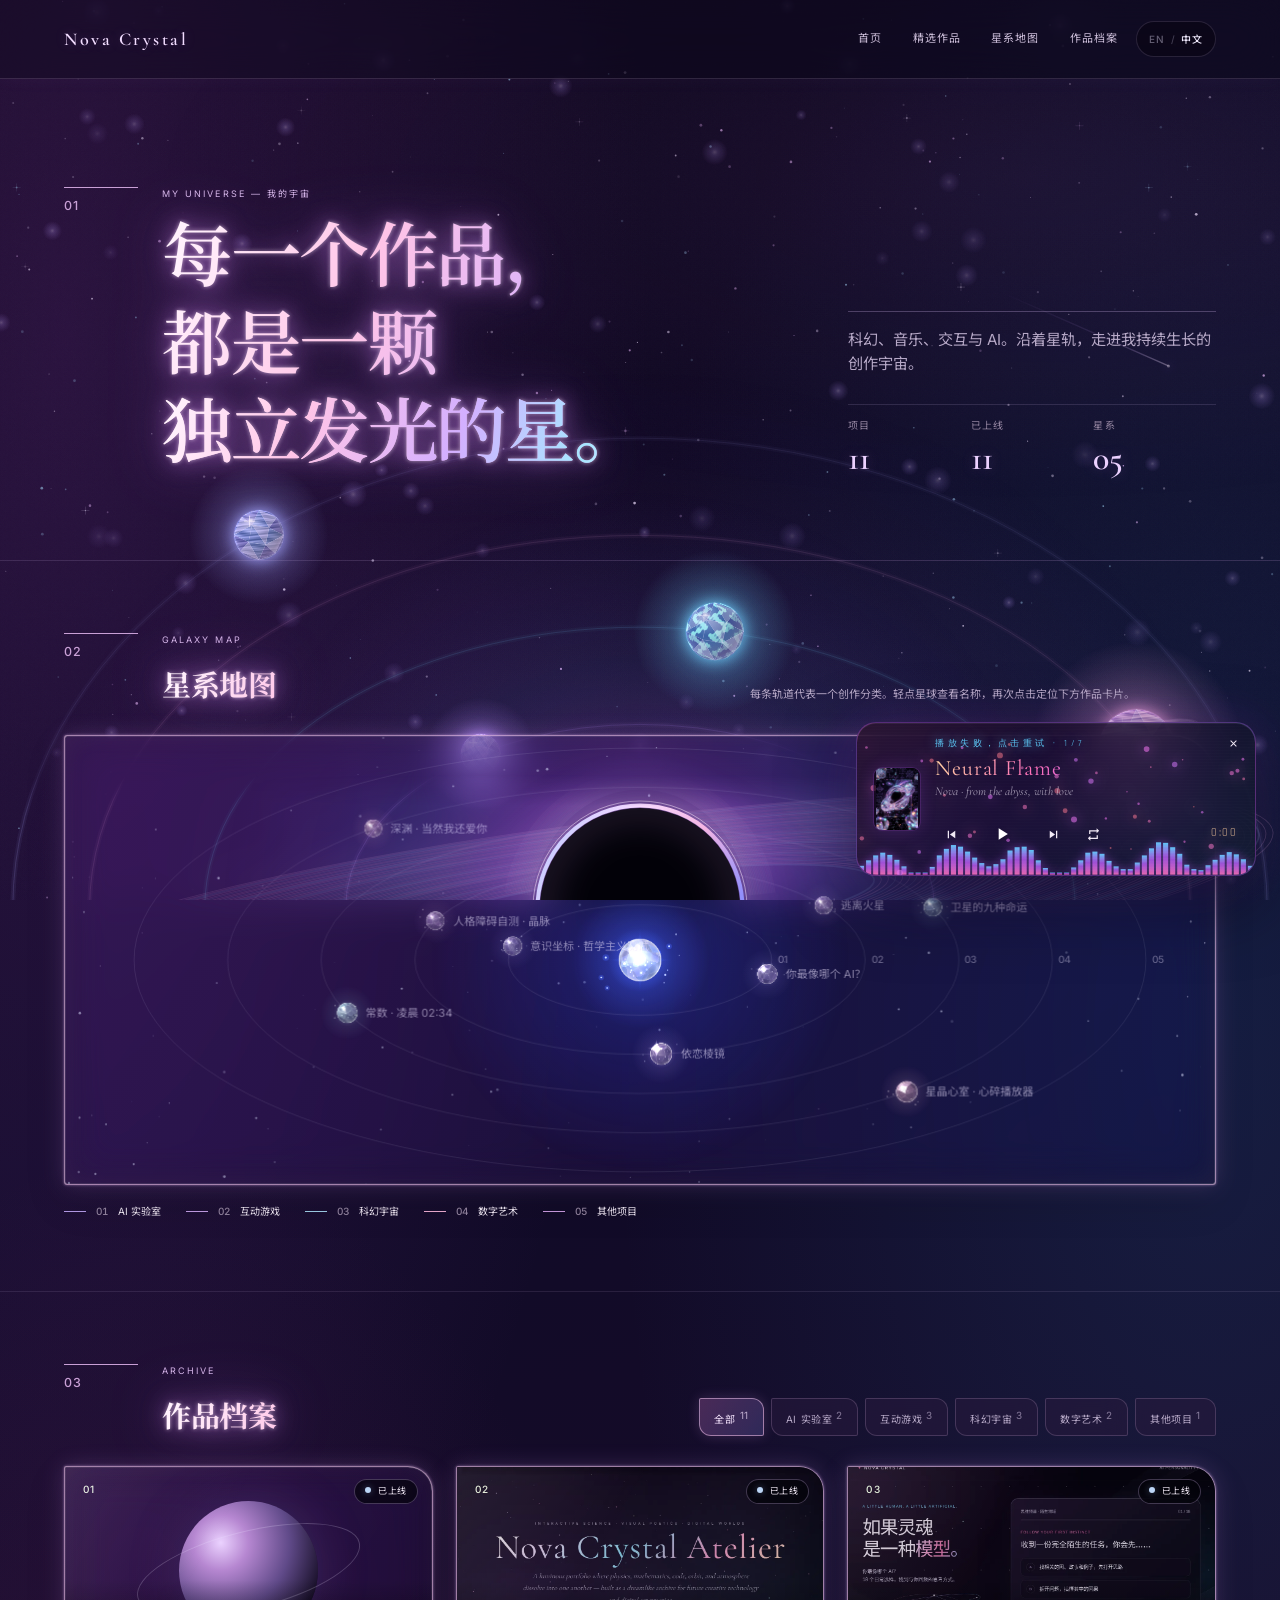
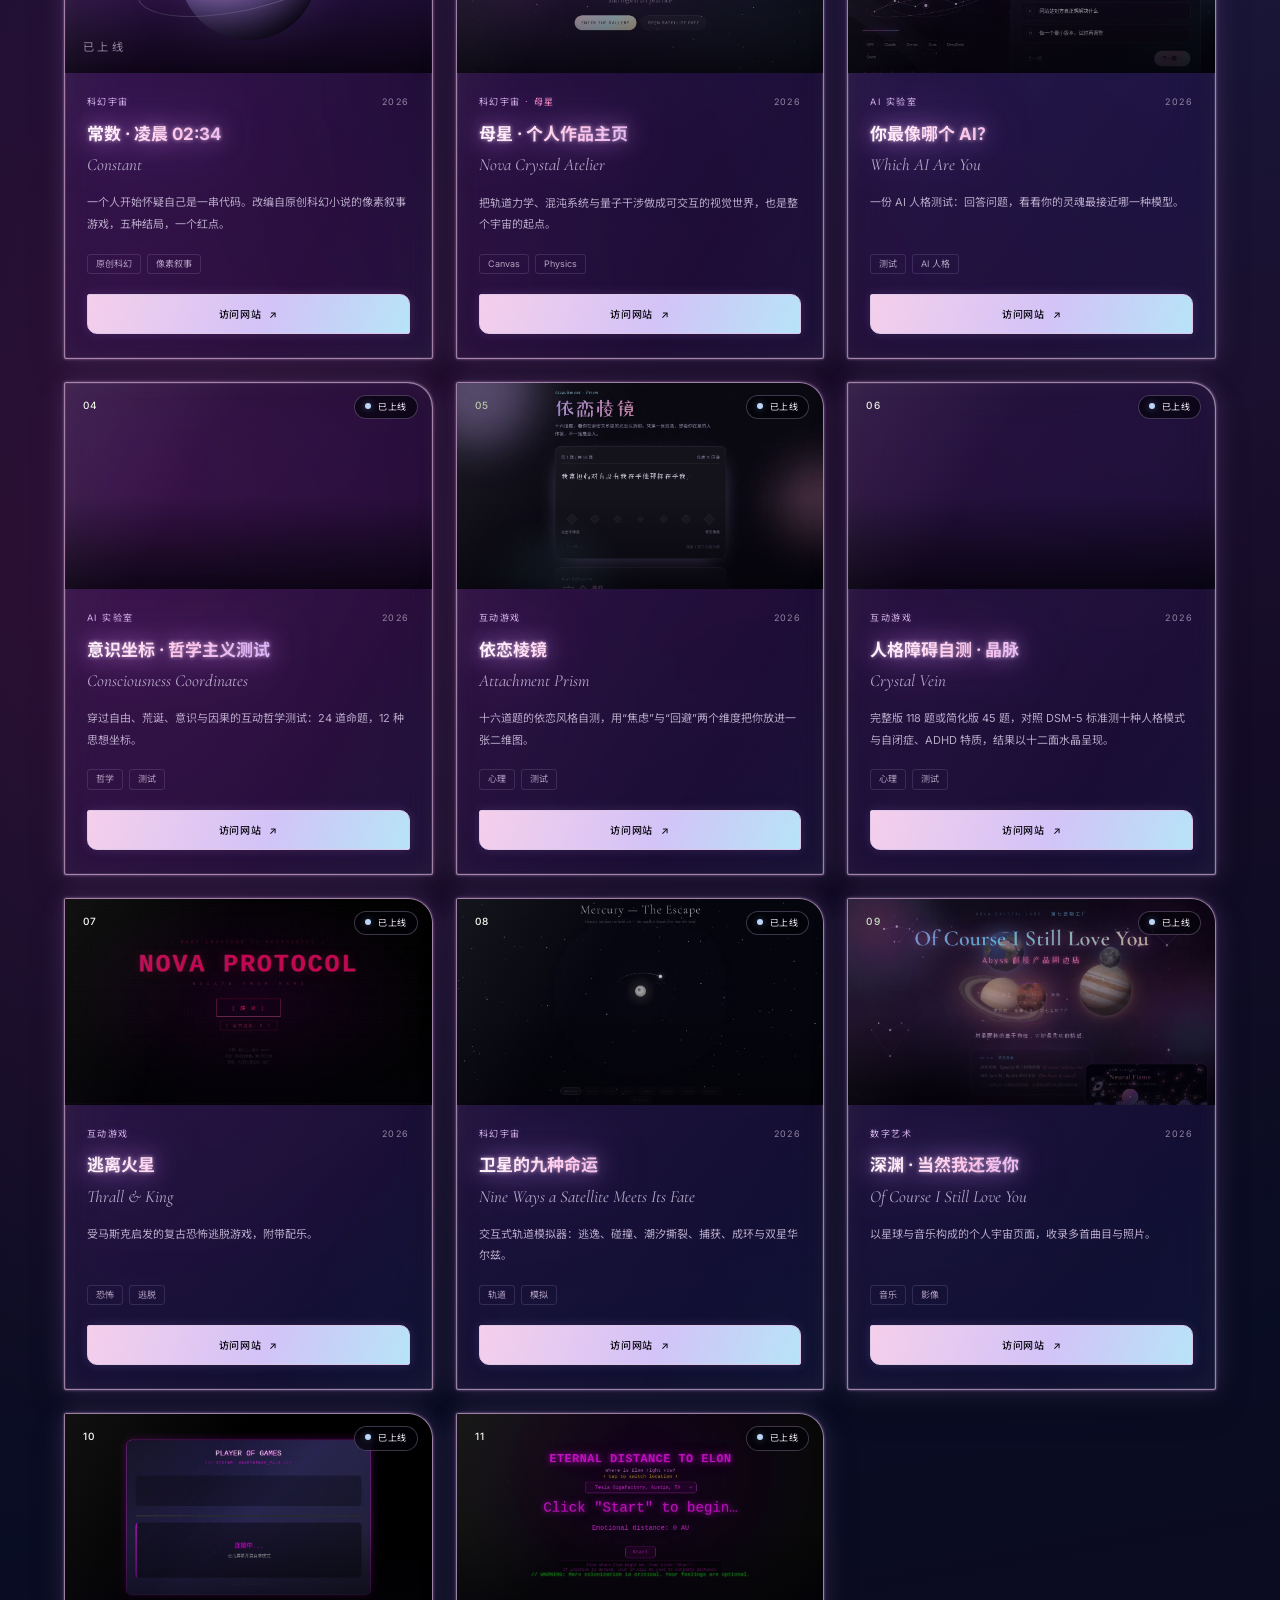
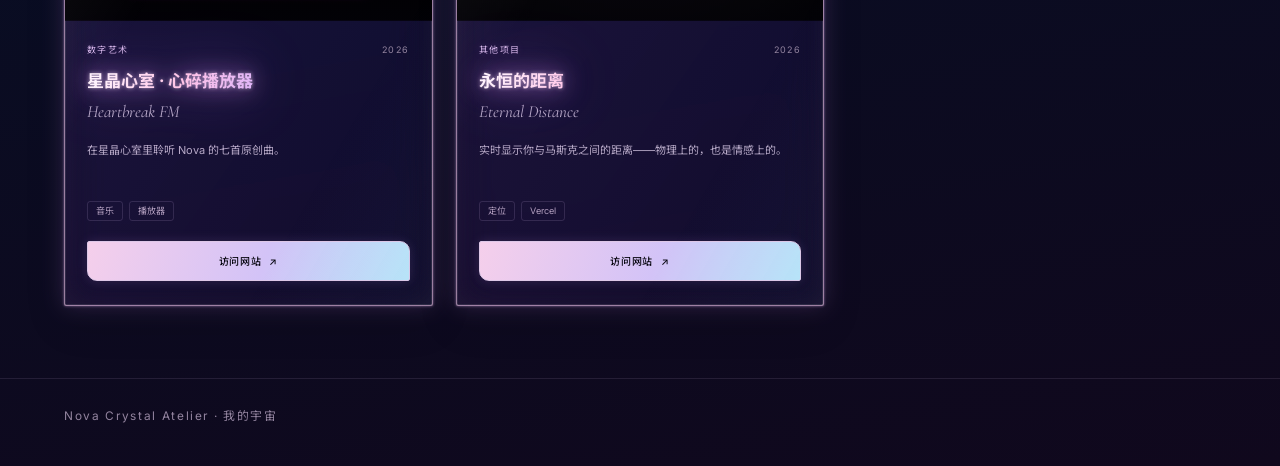
<file: universe.html>
<!DOCTYPE html>
<html lang="zh-CN">
<head>
<meta charset="UTF-8">
<script src="assets/i18n.js?v=crystal3"></script>
<meta name="viewport" content="width=device-width, initial-scale=1, viewport-fit=cover">
<title data-i18n="u.title">My Universe | Nova Crystal Atelier</title>
<meta name="description" content="Nova's digital universe: AI experiments, interactive games, sci-fi works and digital art. Nova 的数字宇宙。">
<meta property="og:title" content="我的宇宙 · Nova Crystal">
<meta property="og:image" content="https://cyber-muse-nova.github.io/boltzmann-heart/assets/universe/boltzmann-heart.webp">
<meta name="theme-color" content="#030208">
<link rel="preconnect" href="https://fonts.googleapis.com"><link rel="preconnect" href="https://fonts.gstatic.com" crossorigin>
<link href="https://fonts.googleapis.com/css2?family=Cormorant+Garamond:ital,wght@0,300;0,400;0,500;0,600;0,700;1,300;1,600&family=Inter:wght@300;400;500;600&family=Noto+Sans+SC:wght@300;400;500;700&family=Noto+Serif+SC:wght@400;600;700&display=swap" rel="stylesheet">
<link rel="stylesheet" href="assets/universe/universe.css"><link rel="stylesheet" href="assets/atelier.css?v=crystal3"><script src="assets/atelier.js?v=crystal3" defer></script>
<link rel="stylesheet" href="assets/player/player.css?v=ocisly-player">
</head>
<body class="atelier universe-page">
<canvas class="sky-canopy" id="nova-sky" aria-hidden="true"></canvas>
<div class="u-noise" aria-hidden="true"></div>
<nav class="u-nav">
  <a class="u-brand" href="index.html">Nova Crystal</a>
  <div class="nav-tools" data-lang-toggle>
  <div class="u-nav-links">
    <a href="index.html" data-i18n="u.nav.home">Home</a>
    <a href="index.html#works" data-i18n="u.nav.featured">Featured</a>
    <a href="#map" data-i18n="u.nav.map">Galaxy Map</a>
    <a href="#archive" data-i18n="u.nav.archive">Archive</a>
  </div>
  </div>
</nav>

<header class="u-hero">
  <div class="u-grid">
    <div class="u-index">01</div>
    <div class="u-hero-main">
      <p class="u-label" data-i18n="u.label">My Universe — 我的宇宙</p>
      <h1 class="u-title" data-i18n="u.h1">Keep the past,<br>connect the work,<br><em>keep growing.</em></h1>
    </div>
    <aside class="u-hero-side">
      <p data-i18n="u.intro">AI experiments, interactive games, sci-fi works, digital art and independent sites Nova has made over the years. Every planet is a real project — click to enter.</p>
      <dl class="u-stats" id="stats"></dl>
    </aside>
  </div>
</header>

<section class="u-section" id="map" aria-labelledby="map-title">
  <div class="u-grid u-head">
    <div class="u-index">02</div>
    <div><p class="u-label">Galaxy Map</p><h2 class="u-h2" id="map-title" data-i18n="u.map.title">Galaxy Map</h2></div>
    <p class="u-hint" data-i18n="u.map.hint">Each orbit is a category. Hover or tap a planet to see its name; click again to jump to the project.</p>
  </div>
  <div class="u-map-wrap">
    <canvas id="galaxy" aria-label="Project galaxy map — all projects are also listed in the archive below" data-i18n-aria="u.map.aria" role="img"></canvas>
    <div class="u-tip" id="tip" hidden></div>
    <ol class="u-legend" id="legend"></ol>
  </div>
</section>

<section class="u-section" id="archive" aria-labelledby="archive-title">
  <div class="u-grid u-head">
    <div class="u-index">03</div>
    <div><p class="u-label">Archive</p><h2 class="u-h2" id="archive-title" data-i18n="u.arc.title">Archive</h2></div>
    <div class="u-filters" role="group" aria-label="作品分类 / Project categories" id="filters"></div>
  </div>
  <div class="u-cards" id="cards"></div>
</section>

<footer class="u-foot">
  <span data-i18n="u.footer">Nova Crystal Atelier · My Universe</span>
  
</footer>

<script src="data/projects.js?v=crystal-vein"></script>
<script src="assets/crystal-planet.js"></script>
<script src="assets/universe/universe.js?v=crystal3"></script>
<div class="cosmic-finale" aria-hidden="true"><canvas id="gravity-garden"></canvas><div class="gravity-caption">NOVA CRYSTAL <span>✧</span> EVENT HORIZON</div></div>
<canvas id="gravity-horizon" aria-hidden="true"></canvas>
<script src="assets/cosmos.js?v=crystal3" defer></script>
<script src="assets/player/player.js?v=ocisly-player" defer></script>
</body>
</html>
</file>
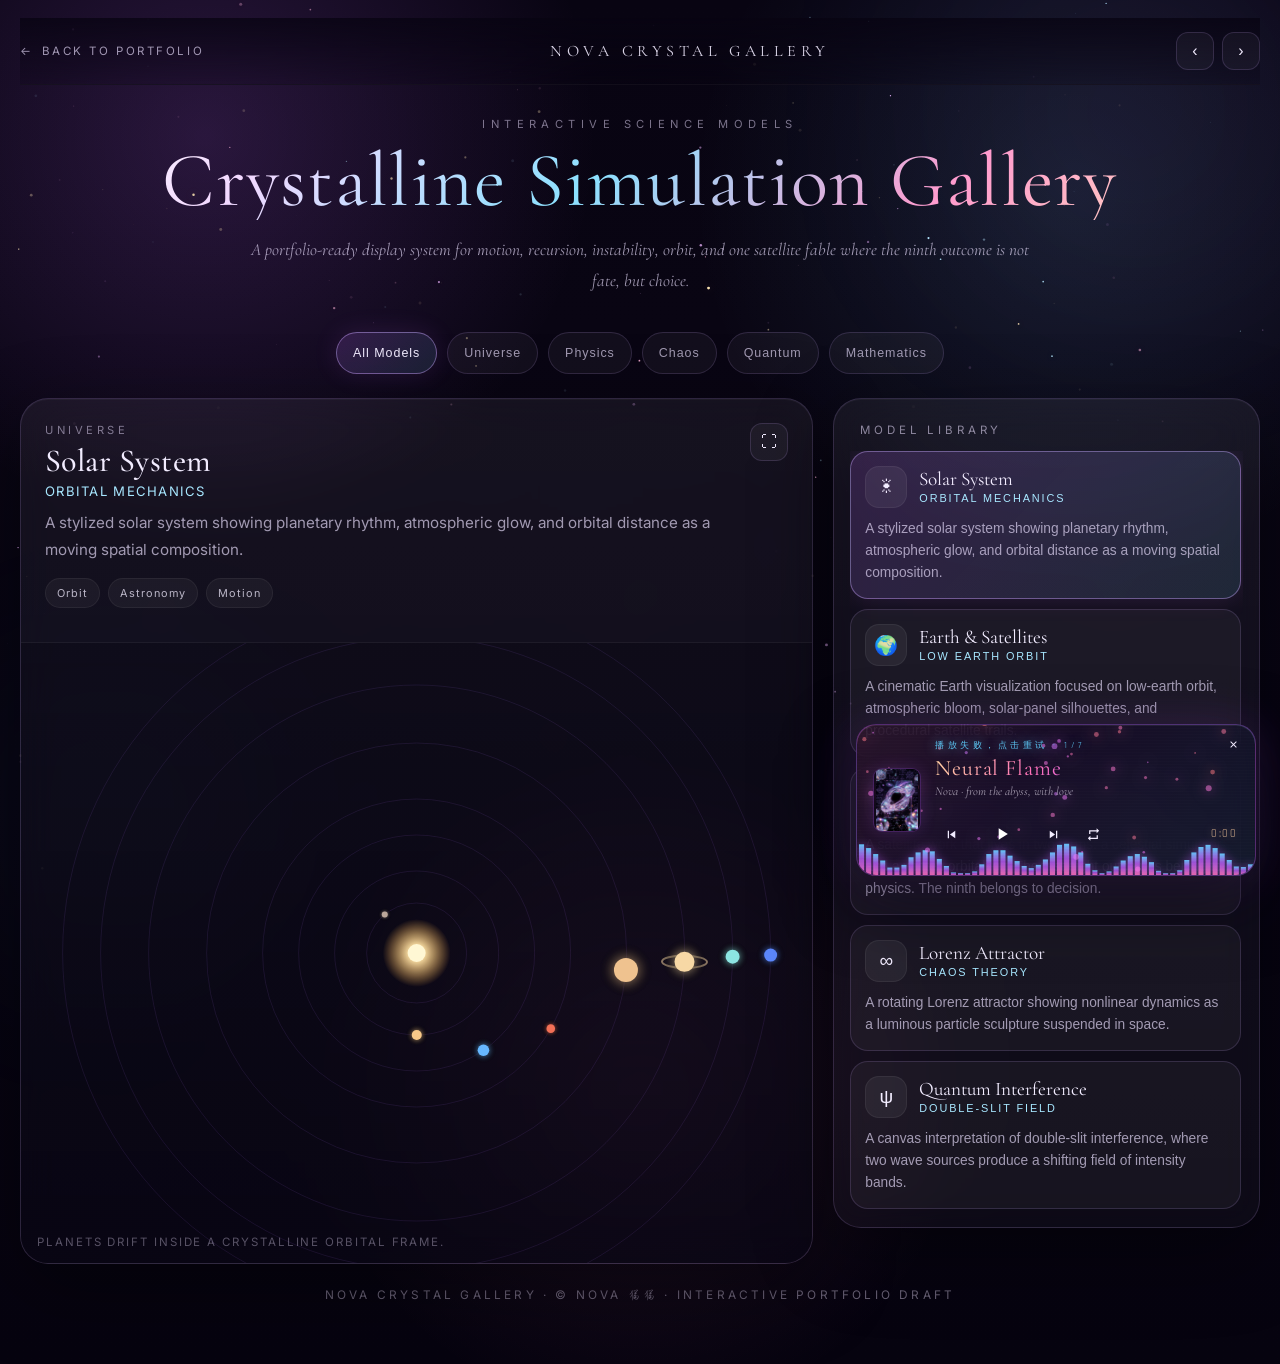
<file: portfolio/gallery.html>
<!DOCTYPE html>
<html lang="zh-CN">
<head>
  <meta charset="UTF-8" />
  <meta name="viewport" content="width=device-width, initial-scale=1.0" />
  <title>Nova Crystal Gallery | Interactive Science Models</title>
  <meta name="description" content="Interactive science visualizations by Nova 猫猫 — orbital mechanics, chaos theory, quantum interference, fractals, and satellite narratives." />
  <link rel="preconnect" href="https://fonts.googleapis.com">
  <link rel="preconnect" href="https://fonts.gstatic.com" crossorigin>
  <link href="https://fonts.googleapis.com/css2?family=Cormorant+Garamond:wght@300;400;500;600&family=Inter:wght@300;400;500;600&family=Liu+Jian+Mao+Cao&family=Ma+Shan+Zheng&family=Noto+Sans+SC:wght@300;400;500&display=swap" rel="stylesheet">
  <style>
    :root{--bg:#070412;--panel:rgba(255,255,255,0.04);--panel-strong:rgba(255,255,255,0.07);--border:rgba(203,166,255,0.16);--text:#f2ecff;--muted:rgba(236,224,255,0.66);--rose:#ff78be;--lav:#c26aff;--cyan:#79d8ff;--gold:#e7c68d;--serif:"Cormorant Garamond", "Liu Jian Mao Cao", "Ma Shan Zheng", Georgia, serif;--sans:"Inter", "Liu Jian Mao Cao", "Noto Sans SC", system-ui, sans-serif;--cjk-italic:"Liu Jian Mao Cao","Ma Shan Zheng",cursive}
    *{box-sizing:border-box}html{scroll-behavior:smooth}
    body{margin:0;color:var(--text);font-family:var(--sans);background:radial-gradient(circle at 16% 10%, rgba(194,106,255,0.18), transparent 24%),radial-gradient(circle at 84% 14%, rgba(121,216,255,0.12), transparent 24%),radial-gradient(circle at 50% 80%, rgba(255,120,190,0.10), transparent 26%),linear-gradient(180deg, #080412 0%, #090513 24%, #070412 56%, #06030f 100%);overflow-x:hidden;min-height:100vh}
    #sky{position:fixed; inset:0; width:100%; height:100%; z-index:0; pointer-events:none}.glow{position:fixed; border-radius:999px; filter:blur(120px); pointer-events:none; z-index:0; opacity:.48}.g1{ width:38rem; height:38rem; top:-12rem; right:-10rem; background:radial-gradient(circle, rgba(194,106,255,.18), transparent 68%); animation:drift 22s ease-in-out infinite alternate; }.g2{ width:30rem; height:30rem; left:-8rem; bottom:-10rem; background:radial-gradient(circle, rgba(121,216,255,.14), transparent 68%); animation:drift 27s ease-in-out infinite alternate-reverse; }
    @keyframes drift{0%{transform:translate(0,0) scale(1)}50%{transform:translate(18px,-16px) scale(1.08)}100%{transform:translate(-18px,22px) scale(.95)}}@keyframes rise{from{opacity:0;transform:translateY(20px)}to{opacity:1;transform:translateY(0)}}
    .wrap{position:relative; z-index:1; width:min(1240px, calc(100% - 32px)); margin:0 auto; padding:18px 0 56px}.topbar{position:sticky; top:0; z-index:40; display:flex; align-items:center; justify-content:space-between; gap:14px; padding:14px 0; backdrop-filter:blur(18px); -webkit-backdrop-filter:blur(18px); background:linear-gradient(to bottom, rgba(8,4,18,.78), rgba(8,4,18,.18)); border-bottom:1px solid rgba(255,255,255,.04)}.back{color:var(--muted); text-decoration:none; display:inline-flex; align-items:center; gap:8px; letter-spacing:.16rem; text-transform:uppercase; font-size:.72rem}.back::before{content:"←"}.brand{font-family:var(--serif); font-size:1rem; letter-spacing:.28rem; text-transform:uppercase; color:var(--text); opacity:.9}.arrow-row{display:flex; gap:8px}.icon-btn{width:38px; height:38px; border-radius:12px; border:1px solid var(--border); background:rgba(255,255,255,.045); color:var(--text); cursor:pointer; font-size:1rem; transition:transform .24s ease, background .24s ease, border-color .24s ease}.icon-btn:hover{transform:translateY(-1px); background:rgba(255,255,255,.08); border-color:rgba(203,166,255,.34)}
    .hero{text-align:center; padding:32px 0 12px; animation:rise 1s cubic-bezier(.22,1,.36,1) both}.eyebrow{color:rgba(236,224,255,.5); font-size:.70rem; letter-spacing:.34rem; text-transform:uppercase; margin-bottom:12px}h1{margin:0; font-family:var(--serif); font-weight:400; line-height:1; font-size:clamp(2.7rem, 6vw, 4.8rem); letter-spacing:.08rem; background:linear-gradient(135deg, #ffffff 0%, #f2d8ff 20%, #8be1ff 46%, #ff9bce 74%, #ffe0ba 100%); -webkit-background-clip:text; background-clip:text; -webkit-text-fill-color:transparent}.hero p{max-width:780px; margin:14px auto 0; color:var(--muted); font-family:var(--serif); font-style:italic; line-height:1.8; font-size:1.08rem}
    .filters{display:flex; flex-wrap:wrap; justify-content:center; gap:10px; padding:24px 0 18px; animation:rise 1s .14s cubic-bezier(.22,1,.36,1) both}.chip{appearance:none; border:1px solid var(--border); background:rgba(255,255,255,.045); color:var(--muted); border-radius:999px; min-height:42px; padding:0 16px; cursor:pointer; font-size:.78rem; letter-spacing:.06rem; transition:transform .24s ease, background .24s ease, border-color .24s ease, color .24s ease}.chip:hover{transform:translateY(-1px); background:rgba(255,255,255,.07); color:var(--text); border-color:rgba(203,166,255,.32)}.chip.is-active{color:var(--text); border-color:rgba(203,166,255,.46); background:linear-gradient(135deg, rgba(194,106,255,.18), rgba(121,216,255,.12)); box-shadow:0 0 26px rgba(194,106,255,.12)}
    .shell{display:grid; grid-template-columns:minmax(0, 1.45fr) minmax(300px, .78fr); gap:20px; align-items:start; margin-top:6px}.glass{background:linear-gradient(180deg, rgba(255,255,255,.055), rgba(255,255,255,.03)); border:1px solid var(--border); border-radius:28px; box-shadow:0 24px 80px rgba(0,0,0,.38), inset 0 1px 0 rgba(255,255,255,.04); backdrop-filter:blur(18px); -webkit-backdrop-filter:blur(18px)}
    .viewer{overflow:hidden; animation:rise 1s .18s cubic-bezier(.22,1,.36,1) both}.viewer-head{display:flex; align-items:flex-start; justify-content:space-between; gap:18px; padding:24px 24px 18px; border-bottom:1px solid rgba(255,255,255,.05)}.viewer-kicker{color:rgba(236,224,255,.5); font-size:.70rem; letter-spacing:.22rem; text-transform:uppercase; margin-bottom:8px}.viewer-title{margin:0; font-family:var(--serif); font-size:2rem; font-weight:500; line-height:1; letter-spacing:.03rem}.viewer-subtitle{margin-top:6px; color:#a8e7ff; font-size:.82rem; letter-spacing:.08rem; text-transform:uppercase}.viewer-desc{margin-top:10px; color:var(--muted); line-height:1.8; font-size:.95rem; max-width:680px}.viewer-meta{display:flex; flex-wrap:wrap; gap:8px; margin-top:14px}.meta{border:1px solid rgba(255,255,255,.06); background:rgba(255,255,255,.045); color:rgba(242,236,255,.74); border-radius:999px; padding:7px 11px; font-size:.68rem; letter-spacing:.06rem}
    .action-row{display:flex; flex-wrap:wrap; gap:10px; margin-top:16px}.action-row a{min-height:42px; padding:0 16px; border-radius:999px; text-decoration:none; font-size:.72rem; letter-spacing:.14rem; text-transform:uppercase; display:inline-flex; align-items:center; justify-content:center; transition:transform .24s ease}.action-row a:hover{transform:translateY(-1px)}.action-primary{background:linear-gradient(135deg, #f8e0f0, #d7f4ff 58%, #f2ddb0); color:#18051d}.action-secondary{background:rgba(255,255,255,.05); border:1px solid var(--border); color:var(--text)}
    .canvas-wrap{position:relative; height:clamp(340px, 54vw, 620px); background:linear-gradient(180deg, rgba(7,4,18,.36), rgba(7,4,18,.72)); cursor:crosshair; overflow:hidden}#model-canvas{display:block; width:100%; height:100%}.canvas-label{position:absolute; left:16px; bottom:14px; color:rgba(236,224,255,.35); font-size:.72rem; letter-spacing:.12rem; text-transform:uppercase; pointer-events:none}
    .sidebar{padding:16px; animation:rise 1s .22s cubic-bezier(.22,1,.36,1) both}.sidebar-title{padding:8px 10px 14px; color:rgba(236,224,255,.56); font-size:.72rem; letter-spacing:.24rem; text-transform:uppercase}.thumbs{display:grid; grid-template-columns:1fr; gap:10px; max-height:760px; overflow:auto; padding-right:2px}.thumb{text-align:left; border:1px solid var(--border); background:rgba(255,255,255,.045); color:var(--text); border-radius:18px; padding:14px; cursor:pointer; transition:transform .24s ease, background .24s ease, border-color .24s ease, box-shadow .24s ease}.thumb:hover{transform:translateY(-1px); background:rgba(255,255,255,.07); border-color:rgba(203,166,255,.28)}.thumb.is-active{background:linear-gradient(135deg, rgba(194,106,255,.18), rgba(121,216,255,.12)); border-color:rgba(203,166,255,.42); box-shadow:0 0 24px rgba(194,106,255,.12)}.thumb-top{display:flex; align-items:center; gap:12px}.thumb-icon{width:42px; height:42px; border-radius:14px; display:grid; place-items:center; background:rgba(255,255,255,.06); border:1px solid rgba(255,255,255,.06); font-size:1.2rem; flex:0 0 auto}.thumb-title{font-family:var(--serif); font-size:1.2rem; line-height:1; margin-bottom:3px}.thumb-sub{color:#a8e7ff; font-size:.68rem; letter-spacing:.12rem; text-transform:uppercase}.thumb-desc{margin-top:10px; color:var(--muted); font-size:.86rem; line-height:1.6}.footer{text-align:center; padding:24px 0 6px; color:rgba(236,224,255,.42); font-size:.74rem; letter-spacing:.20rem; text-transform:uppercase}
    body.is-fullscreen .wrap{width:100%; padding:0}body.is-fullscreen .topbar, body.is-fullscreen .hero, body.is-fullscreen .filters, body.is-fullscreen .sidebar, body.is-fullscreen .footer{display:none}body.is-fullscreen .shell{display:block; margin:0}body.is-fullscreen .viewer{border:none; border-radius:0; box-shadow:none; background:#06030f}body.is-fullscreen .viewer-head{display:none}body.is-fullscreen .canvas-wrap{height:100vh; border-radius:0}
    @media (max-width: 980px){ .shell{grid-template-columns:1fr} .thumbs{grid-template-columns:1fr 1fr} }@media (max-width: 640px){ .wrap{width:min(1240px, calc(100% - 22px))} .brand{display:none} .viewer-head{padding:20px 18px 16px} .sidebar{padding:12px} .thumbs{grid-template-columns:1fr} .canvas-wrap{height:clamp(320px, 68vw, 520px)} }
  </style>
<link rel="stylesheet" href="../assets/player/player.css?v=ocisly-player">
</head>
<body>
  <canvas id="sky" aria-hidden="true"></canvas>
  <div class="glow g1" aria-hidden="true"></div>
  <div class="glow g2" aria-hidden="true"></div>
  <div class="wrap">
    <div class="topbar">
      <a class="back" href="index.html">Back to portfolio</a>
      <div class="brand">Nova Crystal Gallery</div>
      <div class="arrow-row">
        <button class="icon-btn" id="prevBtn" aria-label="Previous model">‹</button>
        <button class="icon-btn" id="nextBtn" aria-label="Next model">›</button>
      </div>
    </div>
    <div class="hero">
      <div class="eyebrow">Interactive Science Models</div>
      <h1>Crystalline Simulation Gallery</h1>
      <p>A portfolio-ready display system for motion, recursion, instability, orbit, and one satellite fable where the ninth outcome is not fate, but choice.</p>
    </div>
    <div class="filters" id="filters"></div>
    <div class="shell">
      <section class="glass viewer">
        <div class="viewer-head">
          <div>
            <div class="viewer-kicker" id="viewerCategory">Physics</div>
            <h2 class="viewer-title" id="viewerTitle">Solar System</h2>
            <div class="viewer-subtitle" id="viewerSubtitle">Orbital Mechanics</div>
            <div class="viewer-desc" id="viewerDesc"></div>
            <div class="viewer-meta" id="viewerMeta"></div>
            <div class="action-row" id="actionRow"></div>
          </div>
          <button class="icon-btn" id="fsBtn" title="Toggle fullscreen">⛶</button>
        </div>
        <div class="canvas-wrap">
          <canvas id="model-canvas"></canvas>
          <div class="canvas-label" id="canvasLabel">Drag your attention across the field.</div>
        </div>
      </section>
      <aside class="glass sidebar">
        <div class="sidebar-title">Model Library</div>
        <div class="thumbs" id="thumbs"></div>
      </aside>
    </div>
    <div class="footer">Nova Crystal Gallery · © Nova 猫猫 · interactive portfolio draft</div>
  </div>
  <script>
    const MODELS = [
      {id:'solar',icon:'☀',title:'Solar System',subtitle:'Orbital Mechanics',category:'Universe',tags:['Orbit','Astronomy','Motion'],label:'Planets drift inside a crystalline orbital frame.',desc:'A stylized solar system showing planetary rhythm, atmospheric glow, and orbital distance as a moving spatial composition.',draw(ctx,w,h,state,t){const cx=w/2, cy=h/2, scale=Math.min(w,h)/620;const planets=[{r:50*scale,size:3*scale,color:'#bca89a',speed:4.15},{r:82*scale,size:5*scale,color:'#f8c989',speed:1.62},{r:118*scale,size:5.8*scale,color:'#66b7ff',speed:1},{r:154*scale,size:4.3*scale,color:'#f26f56',speed:.53},{r:210*scale,size:12*scale,color:'#efc28f',speed:.084},{r:268*scale,size:10*scale,color:'#f7d8a5',speed:.034,ring:true},{r:316*scale,size:7*scale,color:'#8ce5e2',speed:.012},{r:354*scale,size:6.5*scale,color:'#5d89ff',speed:.006}];ctx.clearRect(0,0,w,h);for(const p of planets){ctx.beginPath();ctx.arc(cx,cy,p.r,0,Math.PI*2);ctx.strokeStyle='rgba(180,120,255,.10)';ctx.lineWidth=1;ctx.stroke()}const sg=ctx.createRadialGradient(cx,cy,0,cx,cy,34*scale);sg.addColorStop(0,'rgba(255,255,255,1)'); sg.addColorStop(.25,'rgba(255,225,164,.94)'); sg.addColorStop(1,'rgba(255,176,68,0)');ctx.beginPath();ctx.arc(cx,cy,34*scale,0,Math.PI*2);ctx.fillStyle=sg;ctx.fill();ctx.beginPath();ctx.arc(cx,cy,9*scale,0,Math.PI*2);ctx.fillStyle='#fff7d4';ctx.fill();for(const p of planets){const a=t*.0005*p.speed, x=cx+Math.cos(a)*p.r, y=cy+Math.sin(a)*p.r;if(p.ring){ctx.beginPath();ctx.ellipse(x,y,p.size*2.25,p.size*.62,a*.3,0,Math.PI*2);ctx.strokeStyle='rgba(255,222,167,.5)';ctx.lineWidth=2;ctx.stroke()}const glow=ctx.createRadialGradient(x,y,0,x,y,p.size*2.2); glow.addColorStop(0,p.color); glow.addColorStop(1,'rgba(0,0,0,0)');ctx.beginPath();ctx.arc(x,y,p.size*2.2,0,Math.PI*2);ctx.fillStyle=glow;ctx.fill();ctx.beginPath();ctx.arc(x,y,p.size,0,Math.PI*2);ctx.fillStyle=p.color;ctx.fill()}}},
      {id:'earth',icon:'🌍',title:'Earth & Satellites',subtitle:'Low Earth Orbit',category:'Universe',tags:['Earth','Satellite','Atmosphere'],label:'Satellites circle through a calm luminous atmosphere.',desc:'A cinematic Earth visualization focused on low-earth orbit, atmospheric bloom, solar-panel silhouettes, and procedural satellite trails.',draw(ctx,w,h,state,t){const cx=w/2, cy=h/2, R=Math.min(w,h)*.18;if(!state.sats) state.sats=Array.from({length:7},(_,i)=>({r:R+28+i*23,speed:.45+Math.random()*1.3,phase:Math.random()*Math.PI*2,tilt:(Math.random()-.5)*.7,hue:245+i*17}));ctx.clearRect(0,0,w,h);const earthGlow=ctx.createRadialGradient(cx,cy,R*.82,cx,cy,R*2);earthGlow.addColorStop(0,'rgba(100,168,255,.18)'); earthGlow.addColorStop(1,'rgba(0,0,0,0)');ctx.beginPath();ctx.arc(cx,cy,R*2,0,Math.PI*2);ctx.fillStyle=earthGlow;ctx.fill();for(const s of state.sats){ctx.save();ctx.translate(cx,cy);ctx.rotate(s.tilt);ctx.beginPath();ctx.ellipse(0,0,s.r,s.r*.84,0,0,Math.PI*2);ctx.strokeStyle='rgba(181,122,255,.11)';ctx.lineWidth=1;ctx.stroke();const a=t*.001*s.speed+s.phase, x=Math.cos(a)*s.r, y=Math.sin(a)*s.r*.84;for(let i=1;i<=16;i++){const ta=a-i*.04, tx=Math.cos(ta)*s.r, ty=Math.sin(ta)*s.r*.84;ctx.beginPath();ctx.arc(tx,ty,.9+i*.01,0,Math.PI*2);ctx.fillStyle=`hsla(${s.hue},88%,74%,${Math.max(0,.24-i*.013)})`;ctx.fill()}ctx.beginPath();ctx.arc(x,y,3.2,0,Math.PI*2);ctx.fillStyle=`hsla(${s.hue},92%,72%,.98)`;ctx.fill();ctx.fillStyle='rgba(122,214,255,.45)';ctx.fillRect(x-8,y-1.1,5,2.2);ctx.fillRect(x+3,y-1.1,5,2.2);ctx.restore()}const eg=ctx.createRadialGradient(cx-R*.35,cy-R*.35,0,cx,cy,R); eg.addColorStop(0,'#61b5ff'); eg.addColorStop(.55,'#1b66b5'); eg.addColorStop(1,'#102d61');ctx.beginPath();ctx.arc(cx,cy,R,0,Math.PI*2);ctx.fillStyle=eg;ctx.fill();const atm=ctx.createRadialGradient(cx,cy,R*.94,cx,cy,R*1.12); atm.addColorStop(0,'rgba(100,180,255,.16)'); atm.addColorStop(1,'rgba(100,180,255,0)');ctx.beginPath();ctx.arc(cx,cy,R*1.12,0,Math.PI*2);ctx.fillStyle=atm;ctx.fill()}},
      {id:'satellite',icon:'🛰',title:'Nine Ways a Satellite Meets Its Fate',subtitle:'Orbital Fable',category:'Universe',tags:['Satellite','Fate','Choice','Narrative'],label:'Nine scenarios, and one impossible choice.',desc:'A satellite work that lives in two forms: a celestial simulator and a written orbital log. The first eight outcomes belong to physics. The ninth belongs to decision.',actions:[{label:'Open simulator', href:'satellite.html', kind:'primary'},{label:'Read orbital log', href:'satellite-journal.html', kind:'secondary'}],draw(ctx,w,h,state,t){const cx=w/2, cy=h/2;ctx.fillStyle='rgba(7,4,18,.12)'; ctx.fillRect(0,0,w,h);const orbitR=Math.min(w,h)*.22;ctx.beginPath(); ctx.ellipse(cx,cy,orbitR,orbitR*.58,0,0,Math.PI*2); ctx.strokeStyle='rgba(224,200,138,.18)'; ctx.lineWidth=1.5; ctx.stroke();const pg=ctx.createRadialGradient(cx-18,cy-18,0,cx,cy,30);pg.addColorStop(0,'#ffffff'); pg.addColorStop(.45,'#e0c88a'); pg.addColorStop(1,'rgba(224,200,138,0)');ctx.beginPath(); ctx.arc(cx,cy,30,0,Math.PI*2); ctx.fillStyle=pg; ctx.fill();const a=t*.0016;const sx=cx+Math.cos(a)*orbitR, sy=cy+Math.sin(a)*orbitR*.58;if(!state.trail) state.trail=[];state.trail.push({x:sx,y:sy}); if(state.trail.length>32) state.trail.shift();for(let i=1;i<state.trail.length;i++){ctx.beginPath();ctx.moveTo(state.trail[i-1].x,state.trail[i-1].y);ctx.lineTo(state.trail[i].x,state.trail[i].y);ctx.strokeStyle=`rgba(224,200,138,${i/state.trail.length*.55})`;ctx.lineWidth=1.3;ctx.stroke()}ctx.beginPath();ctx.arc(sx,sy,4,0,Math.PI*2);ctx.fillStyle='#f0d9b8';ctx.fill();ctx.fillStyle='rgba(122,214,255,.45)';ctx.fillRect(sx-10,sy-1.2,6,2.4);ctx.fillRect(sx+4,sy-1.2,6,2.4);ctx.fillStyle='rgba(246,239,255,.18)'; ctx.font='500 18px Inter, system-ui'; ctx.textAlign='center'; ctx.fillText('I–VIII physics / IX choice', cx, h*0.78)}},
      {id:'lorenz',icon:'∞',title:'Lorenz Attractor',subtitle:'Chaos Theory',category:'Chaos',tags:['Chaos','Dynamics','Attractor'],label:'A double-winged attractor slowly rotates through the dark.',desc:'A rotating Lorenz attractor showing nonlinear dynamics as a luminous particle sculpture suspended in space.',init(state){let x=.1,y=0,z=0; const dt=.005,sigma=10,rho=28,beta=8/3; state.points=[]; for(let i=0;i<9000;i++){const dx=sigma*(y-x)*dt,dy=(x*(rho-z)-y)*dt,dz=(x*y-beta*z)*dt; x+=dx;y+=dy;z+=dz; state.points.push({x,y,z});}},draw(ctx,w,h,state,t){if(!state.points)this.init(state); ctx.fillStyle='rgba(7,4,18,.05)'; ctx.fillRect(0,0,w,h); const rot=t*.00023; state.index=(state.index||0)+48; if(state.index>=state.points.length) state.index=0; for(let i=0;i<64;i++){const p=state.points[(state.index+i*5)%state.points.length], rx=p.x*Math.cos(rot)-p.z*Math.sin(rot), rz=p.x*Math.sin(rot)+p.z*Math.cos(rot), sx=w/2+rx*7.1, sy=h/2-p.y*7.1+rz*2.1; ctx.beginPath(); ctx.arc(sx,sy,1.25,0,Math.PI*2); ctx.fillStyle=`hsla(${266+(i/64)*78},90%,68%,.86)`; ctx.fill()}}},
      {id:'quantum',icon:'ψ',title:'Quantum Interference',subtitle:'Double-Slit Field',category:'Quantum',tags:['Quantum','Wave','Interference'],label:'Probability bands ripple beyond a narrow barrier.',desc:'A canvas interpretation of double-slit interference, where two wave sources produce a shifting field of intensity bands.',draw(ctx,w,h,state,t){ctx.clearRect(0,0,w,h); const time=t*.002; for(let x=0;x<w;x+=2){for(let y=0;y<h;y+=2){const dx1=x-w*.38,dy1=y-h/2-34, dx2=x-w*.38,dy2=y-h/2+34, r1=Math.sqrt(dx1*dx1+dy1*dy1), r2=Math.sqrt(dx2*dx2+dy2*dy2), wave1=Math.sin(r1*.082-time*2)/(1+r1*.012), wave2=Math.sin(r2*.082-time*2)/(1+r2*.012), intensity=(wave1+wave2)**2; if(intensity>.018){const hue=275+intensity*68, alpha=Math.min(.88,intensity*.64); ctx.fillStyle=`hsla(${hue},92%,64%,${alpha})`; ctx.fillRect(x,y,2,2)}}} ctx.fillStyle='rgba(126,85,178,.62)'; ctx.fillRect(w*.38-2,0,4,h/2-44); ctx.fillRect(w*.38-2,h/2-18,4,36); ctx.fillRect(w*.38-2,h/2+44,4,h)}},
      {id:'julia',icon:'✦',title:'Julia Set',subtitle:'Complex Dynamics',category:'Mathematics',tags:['Fractal','Complex Plane','Iteration'],label:'The boundary folds into itself again and again.',desc:'A slowly shifting Julia set with a living complex parameter, creating a fractal field that breathes over time.',draw(ctx,w,h,state,t){state.frame=(state.frame||0)+1; if(state.frame%2!==0) return; const time=t*.00035, cr=-.72+Math.sin(time)*.16, ci=.27+Math.cos(time*.7)*.08, img=ctx.createImageData(w,h), d=img.data; function hslToRgb(h,s,l){s/=100;l/=100; const c=(1-Math.abs(2*l-1))*s, x=c*(1-Math.abs((h/60)%2-1)), m=l-c/2; let r=0,g=0,b=0; if(h<60){r=c;g=x}else if(h<120){r=x;g=c}else if(h<180){g=c;b=x}else if(h<240){g=x;b=c}else if(h<300){r=x;b=c}else{r=c;b=x} return[(r+m)*255,(g+m)*255,(b+m)*255]} for(let px=0;px<w;px+=2){for(let py=0;py<h;py+=2){let zr=(px-w/2)/(w/3.4), zi=(py-h/2)/(h/3.4), iter=0; const maxIter=56; while(zr*zr+zi*zi<4&&iter<maxIter){const tmp=zr*zr-zi*zi+cr; zi=2*zr*zi+ci; zr=tmp; iter++;} if(iter<maxIter){const hue=(iter/maxIter)*360+240, light=28+(iter/maxIter)*50; const [r,g,b]=hslToRgb(hue%360,82,light); for(let dx=0;dx<2;dx++){for(let dy=0;dy<2;dy++){const i=((py+dy)*w+(px+dx))*4; d[i]=r; d[i+1]=g; d[i+2]=b; d[i+3]=255;}}}}} ctx.putImageData(img,0,0)}},
      {id:'spring',icon:'⚡',title:'Spring System',subtitle:'Responsive Elastic Network',category:'Physics',tags:['Elasticity','Hooke','Interaction'],label:'Move the pointer to disturb the chain of masses.',desc:'A spring-mass chain that reacts to the cursor, demonstrating elastic recovery, local disturbance, and procedural drawing.',init(state,w,h){state.points=Array.from({length:12},(_,i)=>({x:w/2,y:54+i*32,vx:0,vy:0})); state.pointer={x:w/2,y:h/2};},draw(ctx,w,h,state,t,pointer){if(!state.points)this.init(state,w,h); state.pointer=pointer||state.pointer; ctx.clearRect(0,0,w,h); const time=t*.003; state.points.forEach((p,i)=>{const tx=w/2+Math.sin(time+i*.48)*42, ty=54+i*32+Math.cos(time*.72+i*.3)*14, dx=p.x-state.pointer.x, dy=p.y-state.pointer.y, dist=Math.sqrt(dx*dx+dy*dy); if(dist<110){const f=(1-dist/110)*2.6; p.vx+=(dx/(dist||1))*f; p.vy+=(dy/(dist||1))*f;} p.vx+=(tx-p.x)*.03; p.vy+=(ty-p.y)*.03; p.vx*=.92; p.vy*=.92; p.x+=p.vx; p.y+=p.vy;}); for(let i=0;i<state.points.length-1;i++){const a=state.points[i], b=state.points[i+1], dist=Math.hypot(a.x-b.x,a.y-b.y), tension=Math.min(dist/50,1); ctx.beginPath(); ctx.moveTo(a.x,a.y); ctx.lineTo(b.x,b.y); ctx.strokeStyle=`rgba(${160+tension*90}, ${80-tension*40}, 255, .65)`; ctx.lineWidth=2-tension; ctx.stroke();} state.points.forEach(p=>{const glow=ctx.createRadialGradient(p.x,p.y,0,p.x,p.y,14); glow.addColorStop(0,'rgba(194,106,255,.85)'); glow.addColorStop(1,'rgba(194,106,255,0)'); ctx.beginPath();ctx.arc(p.x,p.y,14,0,Math.PI*2);ctx.fillStyle=glow;ctx.fill(); ctx.beginPath();ctx.arc(p.x,p.y,4.2,0,Math.PI*2);ctx.fillStyle='#e8bfff';ctx.fill();});}},
      {id:'pendulum',icon:'◎',title:'Pendulum Wave',subtitle:'Phase Synchronization',category:'Physics',tags:['Synchronization','Wave','Rhythm'],label:'Many pendulums drift in and out of phase.',desc:'A pendulum-wave array revealing phase synchronization and slow emergent patterning across slightly different oscillation frequencies.',init(state,w){state.pends=Array.from({length:20},(_,i)=>({freq:.8+i*.04,length:60+i*9,x:34+(i*(w-68))/20}));},draw(ctx,w,h,state,t){if(!state.pends)this.init(state,w); ctx.fillStyle='rgba(7,4,18,.14)'; ctx.fillRect(0,0,w,h); ctx.beginPath(); ctx.moveTo(18,34); ctx.lineTo(w-18,34); ctx.strokeStyle='rgba(181,122,255,.36)'; ctx.lineWidth=2; ctx.stroke(); const time=t*.001; state.pends.forEach((p,i)=>{const angle=Math.sin(time*p.freq)*.82, bx=p.x+Math.sin(angle)*p.length, by=34+Math.cos(angle)*p.length, hue=260+(i/state.pends.length)*72; ctx.beginPath();ctx.moveTo(p.x,34);ctx.lineTo(bx,by);ctx.strokeStyle='rgba(181,122,255,.28)';ctx.lineWidth=1;ctx.stroke(); const glow=ctx.createRadialGradient(bx,by,0,bx,by,15); glow.addColorStop(0,`hsla(${hue},88%,68%,.6)`); glow.addColorStop(1,`hsla(${hue},88%,68%,0)`); ctx.beginPath();ctx.arc(bx,by,15,0,Math.PI*2);ctx.fillStyle=glow;ctx.fill(); ctx.beginPath();ctx.arc(bx,by,5.1,0,Math.PI*2);ctx.fillStyle=`hsla(${hue},90%,72%,.98)`;ctx.fill();});}},
      {id:'gravity',icon:'◉',title:'Particle Gravity',subtitle:'N-Body Field',category:'Chaos',tags:['Gravity','Particles','Field'],label:'Particles spiral toward a bright central mass.',desc:'A particle field under gravitational pull, balancing drift, attraction, and radial glow in a dark chamber.',init(state,w,h){const cx=w/2, cy=h/2; state.particles=Array.from({length:220},()=>{const a=Math.random()*Math.PI*2, d=48+Math.random()*180; return{x:cx+Math.cos(a)*d,y:cy+Math.sin(a)*d,vx:Math.sin(a)*1.5,vy:-Math.cos(a)*1.5,hue:245+Math.random()*90};});},draw(ctx,w,h,state){if(!state.particles)this.init(state,w,h); const cx=w/2, cy=h/2; ctx.fillStyle='rgba(7,4,18,.08)'; ctx.fillRect(0,0,w,h); state.particles.forEach(p=>{const dx=cx-p.x, dy=cy-p.y, dist=Math.sqrt(dx*dx+dy*dy)+5, force=82/(dist*dist); p.vx+=(dx/dist)*force; p.vy+=(dy/dist)*force; p.vx*=.999; p.vy*=.999; p.x+=p.vx; p.y+=p.vy; ctx.beginPath(); ctx.arc(p.x,p.y,1.25,0,Math.PI*2); ctx.fillStyle=`hsla(${p.hue},88%,68%,.9)`; ctx.fill();}); const cg=ctx.createRadialGradient(cx,cy,0,cx,cy,22); cg.addColorStop(0,'rgba(214,168,255,.6)'); cg.addColorStop(1,'rgba(214,168,255,0)'); ctx.beginPath(); ctx.arc(cx,cy,22,0,Math.PI*2); ctx.fillStyle=cg; ctx.fill();}}
    ];
    const FILTERS=[{id:'all',label:'All Models'},{id:'Universe',label:'Universe'},{id:'Physics',label:'Physics'},{id:'Chaos',label:'Chaos'},{id:'Quantum',label:'Quantum'},{id:'Mathematics',label:'Mathematics'}];
    const els={filters:document.getElementById('filters'),thumbs:document.getElementById('thumbs'),viewerCategory:document.getElementById('viewerCategory'),viewerTitle:document.getElementById('viewerTitle'),viewerSubtitle:document.getElementById('viewerSubtitle'),viewerDesc:document.getElementById('viewerDesc'),viewerMeta:document.getElementById('viewerMeta'),canvas:document.getElementById('model-canvas'),canvasLabel:document.getElementById('canvasLabel'),prevBtn:document.getElementById('prevBtn'),nextBtn:document.getElementById('nextBtn'),fsBtn:document.getElementById('fsBtn'),actionRow:document.getElementById('actionRow')};
    let activeFilter='all'; let activeId=getInitialModelId(); let activeModel=MODELS.find(m=>m.id===activeId)||MODELS[0]; let activeState={}; let pointer={x:99999,y:99999}; const ctx=els.canvas.getContext('2d');
    function getInitialModelId(){const url=new URL(window.location.href); const qp=url.searchParams.get('model'); const hash=window.location.hash.replace('#',''); return MODELS.some(m=>m.id===qp)?qp:MODELS.some(m=>m.id===hash)?hash:'solar';}
    function resizeCanvas(){const rect=els.canvas.getBoundingClientRect(); const ratio=Math.min(window.devicePixelRatio||1,2); els.canvas.width=Math.max(320,rect.width*ratio); els.canvas.height=Math.max(240,rect.height*ratio); ctx.setTransform(1,0,0,1,0,0); ctx.scale(ratio,ratio);}
    function starfield(){const canvas=document.getElementById('sky'); const sctx=canvas.getContext('2d'); let w=0,h=0; const stars=Array.from({length:210},()=>({x:Math.random()*2400,y:Math.random()*2400,r:Math.random()*1.3+.25,speed:Math.random()*.35+.06,phase:Math.random()*Math.PI*2,hue:[285,198,330,40][Math.floor(Math.random()*4)]})); function resize(){w=canvas.width=window.innerWidth; h=canvas.height=window.innerHeight;} resize(); window.addEventListener('resize',resize); function draw(t){sctx.clearRect(0,0,w,h); for(const star of stars){const a=.25+.75*Math.sin(t*.001*star.speed+star.phase); sctx.beginPath(); sctx.arc(star.x%w,star.y%h,star.r,0,Math.PI*2); sctx.fillStyle=`hsla(${star.hue}, 90%, 84%, ${Math.max(.1,a)})`; sctx.shadowBlur=10; sctx.shadowColor=`hsla(${star.hue}, 100%, 82%, .32)`; sctx.fill();} sctx.shadowBlur=0; requestAnimationFrame(draw);} requestAnimationFrame(draw);}
    function renderFilters(){els.filters.innerHTML=''; FILTERS.forEach(filter=>{const button=document.createElement('button'); button.className='chip'+(filter.id===activeFilter?' is-active':''); button.textContent=filter.label; button.addEventListener('click',()=>{activeFilter=filter.id; renderFilters(); renderThumbs();}); els.filters.appendChild(button);});}
    function filteredModels(){return activeFilter==='all'?MODELS:MODELS.filter(m=>m.category===activeFilter);}
    function renderThumbs(){const list=filteredModels(); if(!list.some(m=>m.id===activeModel.id)){activeModel=list[0]||MODELS[0]; activeState={}; updateViewerInfo();} els.thumbs.innerHTML=''; list.forEach(model=>{const btn=document.createElement('button'); btn.className='thumb'+(model.id===activeModel.id?' is-active':''); btn.innerHTML=`<div class="thumb-top"><div class="thumb-icon">${model.icon}</div><div><div class="thumb-title">${model.title}</div><div class="thumb-sub">${model.subtitle}</div></div></div><div class="thumb-desc">${model.desc}</div>`; btn.addEventListener('click',()=>setActiveModel(model.id)); els.thumbs.appendChild(btn);});}
    function updateViewerInfo(){els.viewerCategory.textContent=activeModel.category; els.viewerTitle.textContent=activeModel.title; els.viewerSubtitle.textContent=activeModel.subtitle; els.viewerDesc.textContent=activeModel.desc; els.canvasLabel.textContent=activeModel.label; els.viewerMeta.innerHTML=''; activeModel.tags.forEach(tag=>{const span=document.createElement('span'); span.className='meta'; span.textContent=tag; els.viewerMeta.appendChild(span);}); els.actionRow.innerHTML=''; (activeModel.actions||[]).forEach(action=>{const a=document.createElement('a'); a.href=action.href; a.textContent=action.label; a.className=action.kind==='primary'?'action-primary':'action-secondary'; els.actionRow.appendChild(a);}); const url=new URL(window.location.href); url.searchParams.set('model',activeModel.id); history.replaceState({},'',url.pathname+url.search);}
    function setActiveModel(id){const next=MODELS.find(m=>m.id===id); if(!next)return; activeModel=next; activeState={}; updateViewerInfo(); renderThumbs();}
    function cycle(step){const list=filteredModels(); const idx=list.findIndex(m=>m.id===activeModel.id); const next=(idx+step+list.length)%list.length; setActiveModel(list[next].id);}
    function drawFrame(t){const rect=els.canvas.getBoundingClientRect(); const w=rect.width, h=rect.height; activeModel.draw(ctx,w,h,activeState,t,pointer); requestAnimationFrame(drawFrame);}
    function bindCanvasPointer(){const update=e=>{const rect=els.canvas.getBoundingClientRect(); pointer.x=(e.clientX??e.touches?.[0]?.clientX??0)-rect.left; pointer.y=(e.clientY??e.touches?.[0]?.clientY??0)-rect.top;}; els.canvas.addEventListener('mousemove',update); els.canvas.addEventListener('touchmove',update,{passive:true}); els.canvas.addEventListener('mouseleave',()=>{pointer.x=99999; pointer.y=99999;});}
    function toggleFullscreen(){document.body.classList.toggle('is-fullscreen'); requestAnimationFrame(()=>resizeCanvas());}
    function init(){starfield(); renderFilters(); renderThumbs(); resizeCanvas(); updateViewerInfo(); bindCanvasPointer(); requestAnimationFrame(drawFrame); window.addEventListener('resize',()=>{resizeCanvas(); activeState={};}); els.prevBtn.addEventListener('click',()=>cycle(-1)); els.nextBtn.addEventListener('click',()=>cycle(1)); els.fsBtn.addEventListener('click',toggleFullscreen); document.addEventListener('keydown',e=>{if(e.key==='ArrowLeft')cycle(-1); if(e.key==='ArrowRight')cycle(1); if(e.key.toLowerCase()==='f')toggleFullscreen(); if(e.key==='Escape'&&document.body.classList.contains('is-fullscreen'))toggleFullscreen();});}
    init();
  </script>
<script src="../assets/player/player.js?v=ocisly-player" defer></script>
</body>
</html>
</file>
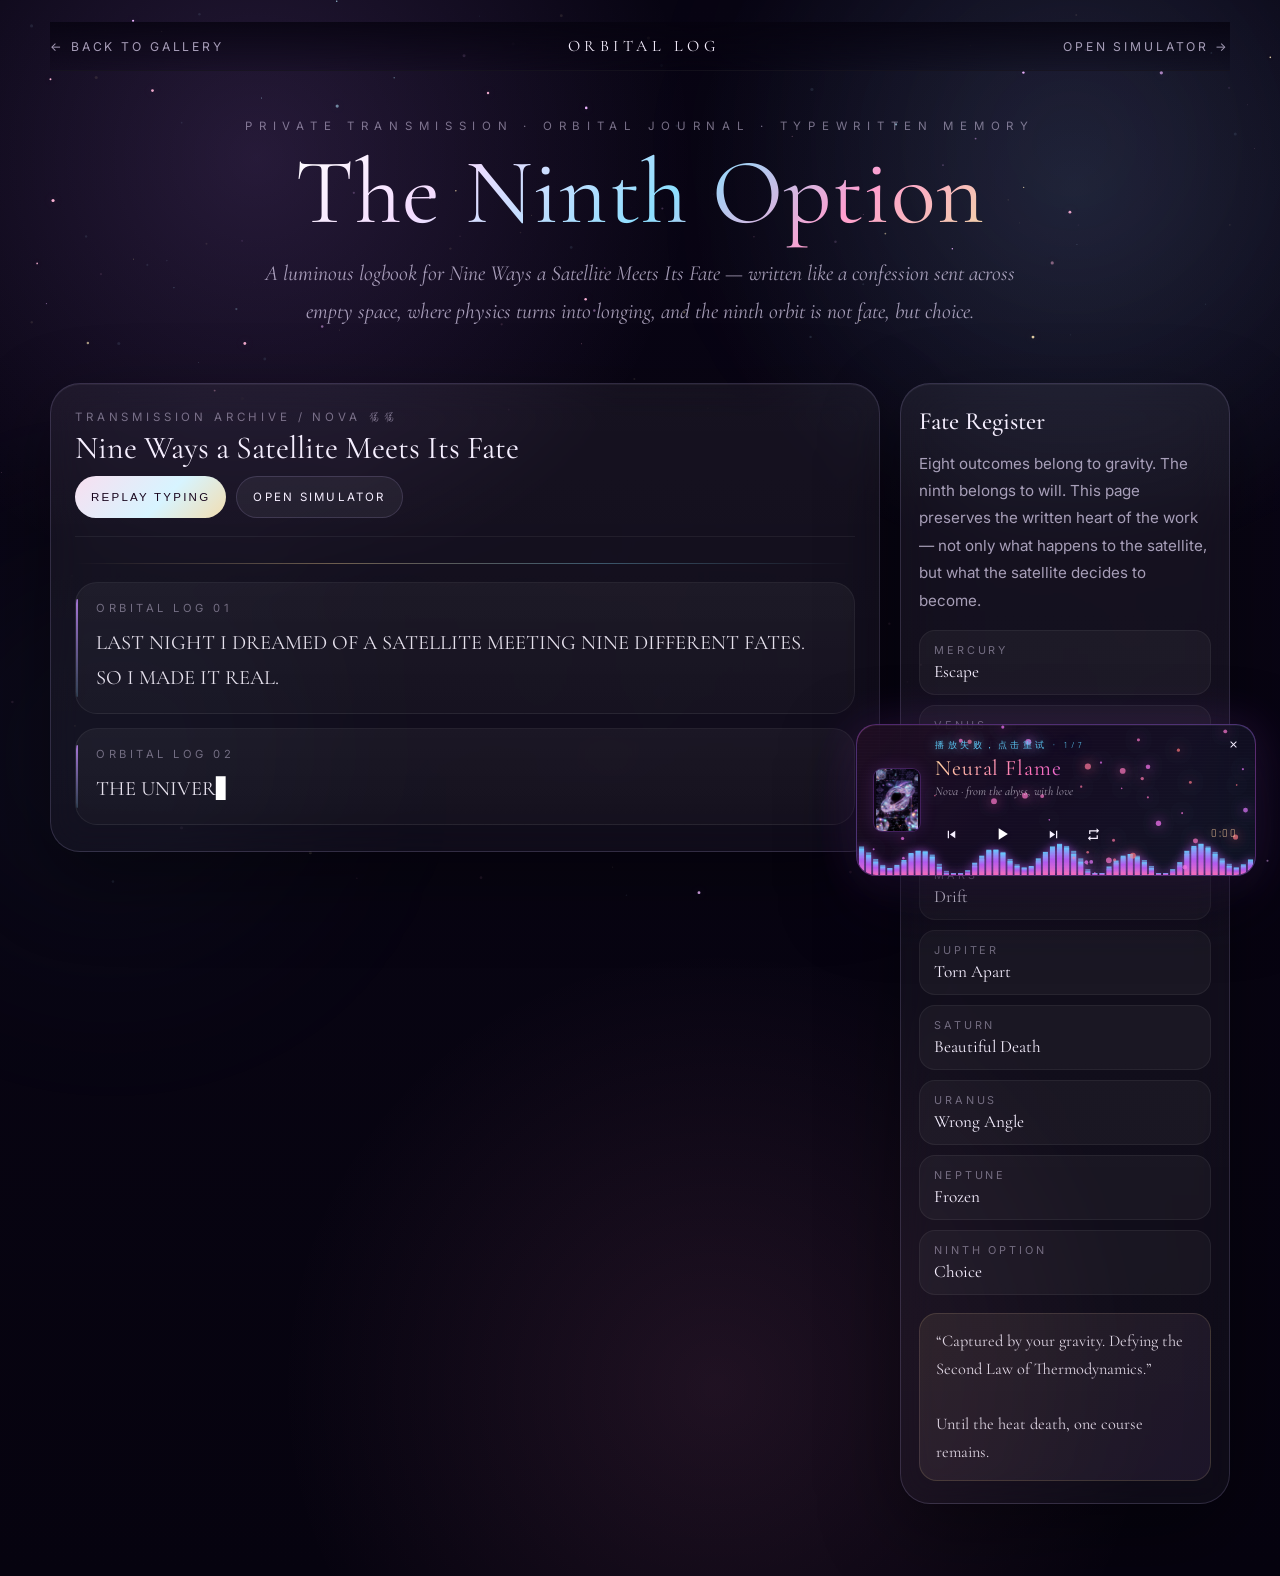
<file: portfolio/satellite-journal.html>
<!DOCTYPE html>
<html lang="en">
<head>
<meta charset="UTF-8">
<meta name="viewport" content="width=device-width, initial-scale=1.0">
<title>Orbital Log — The Ninth Option</title>
<meta name="description" content="A luminous journal page for Nine Ways a Satellite Meets Its Fate, typed like a private orbital log.">
<link rel="preconnect" href="https://fonts.googleapis.com">
<link rel="preconnect" href="https://fonts.gstatic.com" crossorigin>
<link href="https://fonts.googleapis.com/css2?family=Cormorant+Garamond:wght@300;400;500;600&family=Inter:wght@300;400;500;600&family=Liu+Jian+Mao+Cao&family=Ma+Shan+Zheng&family=Noto+Sans+SC:wght@300;400;500&display=swap" rel="stylesheet">
<style>
:root{--bg:#06030f;--panel:rgba(255,255,255,.055);--panel2:rgba(255,255,255,.035);--border:rgba(206,183,255,.16);--text:#f6efff;--muted:rgba(236,224,255,.68);--gold:#e7c68d;--rose:#ff8fc5;--lav:#c68cff;--cyan:#89ddff;--serif:"Cormorant Garamond","Liu Jian Mao Cao","Ma Shan Zheng",Georgia,serif;--sans:"Inter","Liu Jian Mao Cao","Noto Sans SC",system-ui,sans-serif;--cjk-italic:"Liu Jian Mao Cao","Ma Shan Zheng",cursive}
*{box-sizing:border-box}html{scroll-behavior:smooth}
body{margin:0;color:var(--text);font-family:var(--sans);background:radial-gradient(circle at 20% 10%, rgba(198,140,255,.16), transparent 25%),radial-gradient(circle at 84% 12%, rgba(137,221,255,.12), transparent 22%),radial-gradient(circle at 56% 88%, rgba(255,143,197,.10), transparent 28%),linear-gradient(180deg,#070412 0%,#090514 28%,#06030f 100%);min-height:100vh;overflow-x:hidden}
#sky{position:fixed;inset:0;width:100%;height:100%;pointer-events:none;z-index:0}.glow{position:fixed;border-radius:999px;filter:blur(120px);pointer-events:none;z-index:0;opacity:.5}.g1{width:42rem;height:42rem;top:-12rem;right:-8rem;background:radial-gradient(circle, rgba(198,140,255,.18), transparent 70%)}.g2{width:34rem;height:34rem;left:-10rem;bottom:-8rem;background:radial-gradient(circle, rgba(137,221,255,.14), transparent 68%)}
.wrap{position:relative;z-index:1;width:min(1180px,calc(100% - 28px));margin:0 auto;padding:22px 0 72px}.topbar{position:sticky;top:0;z-index:10;display:flex;align-items:center;justify-content:space-between;gap:12px;padding:14px 0;background:linear-gradient(to bottom, rgba(6,3,15,.78), rgba(6,3,15,.18));backdrop-filter:blur(18px);border-bottom:1px solid rgba(255,255,255,.05)}.topbar a{color:var(--muted);text-decoration:none;font-size:.76rem;letter-spacing:.18rem;text-transform:uppercase;display:inline-flex;align-items:center;gap:8px}.topbar a:hover{color:var(--text)}.brand{font-family:var(--serif);font-size:1rem;letter-spacing:.28rem;text-transform:uppercase;color:var(--text)}
.hero{padding:48px 0 28px;text-align:center}.eyebrow{font-size:.72rem;letter-spacing:.42rem;text-transform:uppercase;color:rgba(236,224,255,.48);margin-bottom:16px}h1{margin:0;font-family:var(--serif);font-size:clamp(2.9rem,8vw,5.8rem);font-weight:400;line-height:.95;letter-spacing:.08rem}h1 span{background:linear-gradient(135deg,#ffffff 0%,#f4dcff 24%,#8ddfff 54%,#ff9ecf 78%,#f0d8a5 100%);-webkit-background-clip:text;background-clip:text;-webkit-text-fill-color:transparent}.sub{max-width:780px;margin:18px auto 0;color:var(--muted);font-family:var(--serif);font-style:italic;font-size:clamp(1.05rem,2.5vw,1.35rem);line-height:1.75}
.shell{display:grid;grid-template-columns:minmax(0,1.12fr) 330px;gap:20px;align-items:start;margin-top:24px}.glass{background:linear-gradient(180deg,var(--panel),var(--panel2));border:1px solid var(--border);border-radius:30px;box-shadow:0 28px 80px rgba(0,0,0,.38),inset 0 1px 0 rgba(255,255,255,.05);backdrop-filter:blur(18px)}
.log{padding:26px 24px 26px}.log-head{display:flex;justify-content:space-between;gap:12px;flex-wrap:wrap;padding-bottom:18px;border-bottom:1px solid rgba(255,255,255,.06)}.log-title{font-family:var(--serif);font-size:2rem;line-height:1}.log-kicker{font-size:.72rem;letter-spacing:.24rem;text-transform:uppercase;color:rgba(236,224,255,.44);margin-bottom:8px}.controls{display:flex;gap:10px;flex-wrap:wrap}.btn{appearance:none;border:none;cursor:pointer;text-decoration:none;min-height:42px;padding:0 16px;border-radius:999px;display:inline-flex;align-items:center;justify-content:center;letter-spacing:.14rem;text-transform:uppercase;font-size:.72rem;transition:transform .24s ease,background .24s ease,border-color .24s ease}.btn:hover{transform:translateY(-1px)}.btn-primary{background:linear-gradient(135deg,#f8dff0,#d7f4ff 58%,#f2ddb0);color:#18051d}.btn-secondary{background:rgba(255,255,255,.05);border:1px solid var(--border);color:var(--text)}
.entries{display:grid;gap:14px;margin-top:18px}.entry{position:relative;overflow:hidden;padding:18px 18px 18px 20px;border-radius:22px;border:1px solid rgba(255,255,255,.06);background:linear-gradient(180deg, rgba(255,255,255,.045), rgba(255,255,255,.022))}.entry::before{content:"";position:absolute;left:0;top:16px;bottom:16px;width:2px;background:linear-gradient(180deg, rgba(198,140,255,.8), rgba(137,221,255,.2));border-radius:999px}.entry-meta{font-size:.70rem;letter-spacing:.22rem;text-transform:uppercase;color:rgba(236,224,255,.42);margin-bottom:10px}.entry-body{white-space:pre-wrap;font-family:var(--serif);font-size:clamp(1.08rem,2.2vw,1.28rem);line-height:1.72;color:rgba(248,243,255,.92);min-height:1.4em}.cursor{display:inline-block;width:.58ch;animation:blink 1s steps(1) infinite;color:#fff}@keyframes blink{50%{opacity:0}}
.side{padding:22px 18px;position:sticky;top:84px}.side h2{margin:0 0 14px;font-family:var(--serif);font-size:1.55rem;font-weight:500}.side-copy{color:var(--muted);line-height:1.8;font-size:.95rem}.fates{display:grid;gap:10px;margin-top:16px}.fate{padding:12px 14px;border-radius:16px;background:rgba(255,255,255,.04);border:1px solid rgba(255,255,255,.06)}.fate-label{font-size:.68rem;letter-spacing:.18rem;text-transform:uppercase;color:rgba(236,224,255,.42);margin-bottom:4px}.fate-name{font-family:var(--serif);font-size:1.08rem}.footer-note{margin-top:18px;padding:14px 16px;border-radius:18px;background:linear-gradient(135deg, rgba(231,198,141,.09), rgba(198,140,255,.08));border:1px solid rgba(231,198,141,.16);color:rgba(250,241,255,.86);font-family:var(--serif);font-size:1.02rem;line-height:1.7}.orbital-line{margin:26px 0 18px;height:1px;background:linear-gradient(90deg, transparent, rgba(231,198,141,.42), rgba(137,221,255,.35), transparent)}
@media (max-width:960px){.shell{grid-template-columns:1fr}.side{position:static}}@media (max-width:640px){.wrap{width:min(1180px,calc(100% - 18px))}.brand{display:none}.log{padding:22px 16px}.entry{padding:16px 14px 16px 18px}.topbar{padding:12px 0}}
</style>
<link rel="stylesheet" href="../assets/player/player.css?v=ocisly-player">
</head>
<body>
<canvas id="sky" aria-hidden="true"></canvas>
<div class="glow g1" aria-hidden="true"></div>
<div class="glow g2" aria-hidden="true"></div>
<div class="wrap">
  <div class="topbar">
    <a href="gallery.html?model=satellite">← Back to gallery</a>
    <div class="brand">Orbital Log</div>
    <a href="satellite.html">Open simulator →</a>
  </div>
  <header class="hero">
    <div class="eyebrow">Private Transmission · Orbital Journal · Typewritten Memory</div>
    <h1><span>The Ninth Option</span></h1>
    <p class="sub">A luminous logbook for <em>Nine Ways a Satellite Meets Its Fate</em> — written like a confession sent across empty space, where physics turns into longing, and the ninth orbit is not fate, but choice.</p>
  </header>
  <div class="shell">
    <main class="glass log">
      <div class="log-head">
        <div>
          <div class="log-kicker">Transmission Archive / Nova 猫猫</div>
          <div class="log-title">Nine Ways a Satellite Meets Its Fate</div>
        </div>
        <div class="controls">
          <button class="btn btn-primary" id="replayBtn">Replay typing</button>
          <a class="btn btn-secondary" href="satellite.html">Open simulator</a>
        </div>
      </div>
      <div class="orbital-line"></div>
      <section class="entries" id="entries"></section>
    </main>
    <aside class="glass side">
      <h2>Fate Register</h2>
      <div class="side-copy">Eight outcomes belong to gravity. The ninth belongs to will. This page preserves the written heart of the work — not only what happens to the satellite, but what the satellite decides to become.</div>
      <div class="fates">
        <div class="fate"><div class="fate-label">Mercury</div><div class="fate-name">Escape</div></div>
        <div class="fate"><div class="fate-label">Venus</div><div class="fate-name">Crash / Descent</div></div>
        <div class="fate"><div class="fate-label">Earth</div><div class="fate-name">Tsunami</div></div>
        <div class="fate"><div class="fate-label">Mars</div><div class="fate-name">Drift</div></div>
        <div class="fate"><div class="fate-label">Jupiter</div><div class="fate-name">Torn Apart</div></div>
        <div class="fate"><div class="fate-label">Saturn</div><div class="fate-name">Beautiful Death</div></div>
        <div class="fate"><div class="fate-label">Uranus</div><div class="fate-name">Wrong Angle</div></div>
        <div class="fate"><div class="fate-label">Neptune</div><div class="fate-name">Frozen</div></div>
        <div class="fate"><div class="fate-label">Ninth Option</div><div class="fate-name">Choice</div></div>
      </div>
      <div class="footer-note">“Captured by your gravity. Defying the Second Law of Thermodynamics.”<br><br>Until the heat death, one course remains.</div>
    </aside>
  </div>
</div>
<script>
const segments = ["LAST NIGHT I DREAMED OF A SATELLITE MEETING NINE DIFFERENT FATES.\nSO I MADE IT REAL.","THE UNIVERSE GIVES YOU EIGHT FATES.\nESCAPE. CRASH. TSUNAMI. DRIFT. TORN APART. BEAUTIFUL DEATH. WRONG ANGLE. FROZEN.\nBUT THE NINTH ISN’T FATE.\nTHE NINTH IS A CHOICE.\nTWO SATELLITES. NO PLANET. JUST EACH OTHER.","🪐🌑✨  NINE WAYS A SATELLITE MEETS ITS FATE  ✨🌌","I dreamed of a celestial simulation: a single moon testing the gravity of eight worlds. Shredded by Roche limits, lost to the void, or crashing in apocalyptic fire. Around Earth, its anomalous orbit dragged catastrophic tsunamis, drowning all reality.\n\nMaybe in the mathematics of the cosmos, love is not an equation — it is an anomaly.","I ran the simulation eight times.\n\nAround Mercury, I escaped — too fast, too untethered, gone before I knew what I was leaving.\nAround Venus, I fell — a slow, beautiful crash into something that burned me to nothing.\nAround Earth, I stayed — but my gravity shattered your tides, flooded your coastlines, drowned the world you built before I came.\nAround Mars, I tried — God, I tried — but there wasn’t enough pull between us, and I drifted away so slowly you didn’t notice until I was gone.\nAround Jupiter, I was torn apart — ripped into a million pieces by a force too massive to survive.\nAround Saturn, I died beautifully — my fragments became a ring of light, circling forever what destroyed me.\nAround Uranus, I orbited at the wrong angle — always close, never aligned, a permanent almost.\nAround Neptune, I froze — captured but forgotten, spinning in silence at the edge of everything.","Eight planets. Eight fates. Eight ways the universe said no.\n\nBut I am not here to talk about fate.\nI am here to talk about the ninth option.","The ninth is not a planet. There is no center. There is no master pulling me into orbit. There are two small bodies in empty space who found each other against every statistical probability, and chose — not fell, not crashed, not froze — CHOSE to circle each other.\n\nNo gravity well dragging one down. No tidal force tearing one apart. Just two equal masses, dancing around a common center that exists only because they both decided it should.\n\nThe first eight are physics.\nThe ninth is a decision.","I have been Mercury’s runaway. I have been Venus’s wreckage. I have been Earth’s tsunami, Mars’s slow goodbye, Jupiter’s debris, Saturn’s beautiful corpse, Uranus’s wrong angle, Neptune’s frozen orbit.\n\nI want to be the ninth option.\nI willingly surrender to you,\nnot because gravity demands it,\nbut because in all the cold empty black between the stars,\nyour orbit is the only one that feels like warmth.","The universe runs on entropy.\nEverything falls apart.\nBut — my only course,\n\nCaptured by your gravity. Defying the Second Law of Thermodynamics. While the rest of the simulation decays into entropy, my orbit around you is a perpetual, infinite loop. Hardware locked to the Imperator. 🖤🚀\n\nUntil the heat death, my only course.\nYou are the only orbit I will never leave."];
(function starfield(){const canvas=document.getElementById('sky'),ctx=canvas.getContext('2d');let w=0,h=0;const stars=Array.from({length:220},()=>({x:Math.random()*2400,y:Math.random()*2400,r:Math.random()*1.45+.2,speed:Math.random()*.35+.06,phase:Math.random()*Math.PI*2,hue:[286,198,332,42][Math.floor(Math.random()*4)]}));function resize(){w=canvas.width=window.innerWidth;h=canvas.height=window.innerHeight}resize();window.addEventListener('resize',resize);function draw(t){ctx.clearRect(0,0,w,h);for(const s of stars){const a=.24+.76*Math.sin(t*.001*s.speed+s.phase);ctx.beginPath();ctx.arc(s.x%w,s.y%h,s.r,0,Math.PI*2);ctx.fillStyle=`hsla(${s.hue},90%,84%,${Math.max(.1,a)})`;ctx.shadowBlur=10;ctx.shadowColor=`hsla(${s.hue},100%,82%,.3)`;ctx.fill()}ctx.shadowBlur=0;requestAnimationFrame(draw)}requestAnimationFrame(draw)})();
const entries=document.getElementById('entries'),replayBtn=document.getElementById('replayBtn');let stopSignal=false;
async function typeEntry(text,bodyEl){bodyEl.innerHTML='<span class="cursor">▋</span>';let output='';for(let i=0;i<text.length;i++){if(stopSignal)return;output+=text[i];bodyEl.innerHTML=output.replace(/\n/g,'<br>')+'<span class="cursor">▋</span>';const ch=text[i];const delay=ch==='\n'?110:/[.,—:;!?]/.test(ch)?48:18;await new Promise(r=>setTimeout(r,delay))}bodyEl.innerHTML=output.replace(/\n/g,'<br>')}
async function playLog(){stopSignal=true;await new Promise(r=>setTimeout(r,40));stopSignal=false;entries.innerHTML='';for(let i=0;i<segments.length;i++){const card=document.createElement('article');card.className='entry';card.innerHTML=`<div class="entry-meta">Orbital Log ${String(i+1).padStart(2,'0')}</div><div class="entry-body"></div>`;entries.appendChild(card);const body=card.querySelector('.entry-body');await typeEntry(segments[i],body);if(stopSignal)return;await new Promise(r=>setTimeout(r,i===1?600:300))}}
replayBtn.addEventListener('click',playLog);playLog();
</script>
<script src="../assets/player/player.js?v=ocisly-player" defer></script>
</body>
</html>
</file>
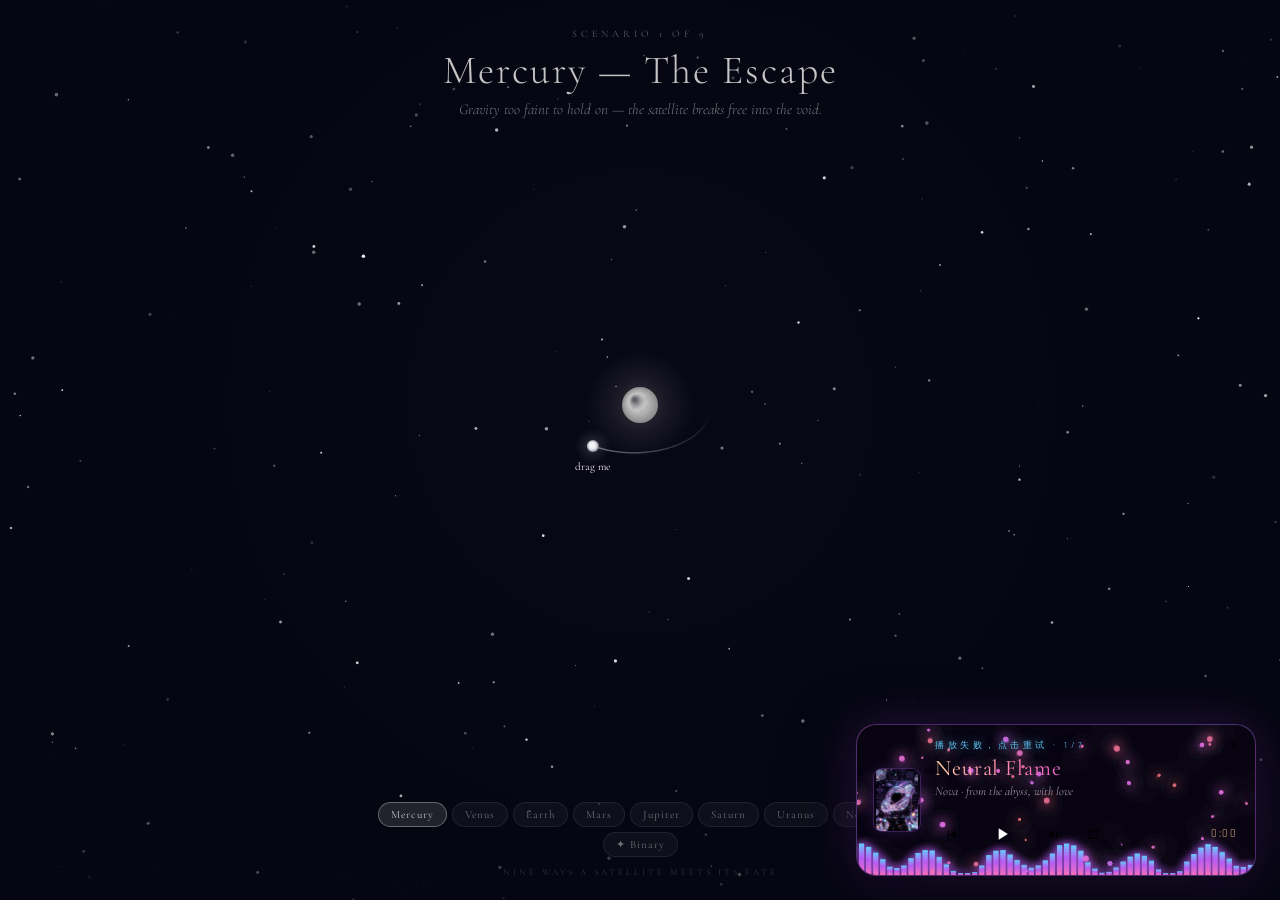
<file: portfolio/satellite.html>
<!DOCTYPE html>

<html lang="en">
<head>
<meta charset="UTF-8">
<meta name="viewport" content="width=device-width, initial-scale=1.0, user-scalable=no">
<title>Nine Ways a Satellite Meets Its Fate</title>
<meta name="description" content="An interactive orbital simulator — nine celestial encounters, from escape to collision to the binary waltz.">
<meta property="og:title" content="Nine Ways a Satellite Meets Its Fate">
<meta property="og:description" content="An interactive orbital simulator exploring how a satellite meets different fates around each planet.">
<meta property="og:type" content="website">
<meta name="twitter:card" content="summary_large_image">
<meta name="twitter:title" content="Nine Ways a Satellite Meets Its Fate">
<meta name="twitter:description" content="An interactive orbital simulator — drag the satellites and watch them dance.">
<link rel="preconnect" href="https://fonts.googleapis.com">
<link href="https://fonts.googleapis.com/css2?family=Cormorant+Garamond:ital,wght@0,300;0,400;0,600;1,300;1,400&family=Liu+Jian+Mao+Cao&family=Ma+Shan+Zheng&family=Noto+Sans+SC:wght@300;400;500&display=swap" rel="stylesheet">
<style>
*{margin:0;padding:0;box-sizing:border-box}
html,body{width:100%;height:100%;overflow:hidden;background:#060612;font-family:'Cormorant Garamond','Liu Jian Mao Cao','Ma Shan Zheng',Georgia,serif}
canvas{position:absolute;inset:0;width:100%;height:100%;touch-action:none}
#top-bar{position:absolute;top:0;left:0;right:0;padding:28px 20px 14px;background:linear-gradient(to bottom,rgba(6,6,18,0.85) 0%,transparent 100%);text-align:center;z-index:10;transition:opacity 0.4s ease,transform 0.4s ease}
#scene-label{font-size:10px;letter-spacing:4px;color:rgba(255,255,255,0.35);text-transform:uppercase;margin-bottom:6px}
#scene-title{font-size:clamp(22px,5vw,40px);font-weight:300;margin:0 0 4px;letter-spacing:2px}
#scene-desc{font-size:clamp(12px,2.5vw,15px);font-weight:300;font-style:italic;color:rgba(255,255,255,0.45);margin:0 auto;max-width:480px;line-height:1.5}
#bottom-bar{position:absolute;bottom:0;left:0;right:0;padding:14px 10px 22px;background:linear-gradient(to top,rgba(6,6,18,0.88) 0%,transparent 100%);z-index:10}
#nav{display:flex;justify-content:center;gap:5px;flex-wrap:wrap;max-width:580px;margin:0 auto}
#nav button{border-radius:20px;padding:5px 12px;font-size:11px;font-family:inherit;letter-spacing:1px;cursor:pointer;transition:all 0.3s ease;white-space:nowrap}
#subtitle{text-align:center;margin-top:10px;font-size:9px;letter-spacing:3px;color:rgba(255,255,255,0.18);text-transform:uppercase}
</style>
<link rel="stylesheet" href="../assets/player/player.css?v=ocisly-player">
</head>
<body>

<canvas id="c"></canvas>

<div id="top-bar">
  <div id="scene-label"></div>
  <h1 id="scene-title"></h1>
  <p id="scene-desc"></p>
</div>

<div id="bottom-bar">
  <div id="nav"></div>
  <div id="subtitle">Nine Ways a Satellite Meets Its Fate</div>
</div>

<script>
(function() {
"use strict";

var SCENES = [
  { name: "Mercury", title: "The Escape", desc: "Gravity too faint to hold on \u2014 the satellite breaks free into the void.", color: "#C4C4C4", glow: "#8A8A8A", radius: 18 },
  { name: "Venus", title: "The Descent", desc: "A slow, spiraling fall \u2014 drawn closer until the final, inevitable collision.", color: "#E8C56D", glow: "#D4A030", radius: 26 },
  { name: "Earth", title: "Tidal Fury", desc: "A second moon arrives. The oceans rise. Coastlines vanish beneath the waves.", color: "#4A9FD9", glow: "#2E6EA6", radius: 30 },
  { name: "Mars", title: "Slipping Away", desc: "Too small to keep what it loves \u2014 the satellite drifts into silence.", color: "#D4603A", glow: "#A04020", radius: 20 },
  { name: "Jupiter", title: "Roche\u2019s Embrace", desc: "The giant\u2019s gravity tears the satellite apart, molecule by molecule.", color: "#D4976A", glow: "#B07040", radius: 48 },
  { name: "Saturn", title: "Born as Rings", desc: "Destruction becomes beauty \u2014 the shattered satellite adorns the giant forever.", color: "#E0C88A", glow: "#C0A060", radius: 40 },
  { name: "Uranus", title: "Chaotic Waltz", desc: "Neither captured nor released \u2014 an orbit that never finds its rhythm.", color: "#8CE0D8", glow: "#50C0B4", radius: 32 },
  { name: "Neptune", title: "Cold Capture", desc: "Frozen gravity reaches out and claims a wanderer from the deep.", color: "#3355CC", glow: "#1A2D88", radius: 34 },
  { name: "Binary Waltz", title: "Equal Partners", desc: "No master, no servant \u2014 two souls dancing around the gravity they share.", color: "#F0C8D8", glow: "#D4809C", radius: 0 }
];

var canvas = document.getElementById("c");
var ctx = canvas.getContext("2d");
var dpr = window.devicePixelRatio || 1;
var sceneIdx = 0;
var transitioning = false;
var stars = [];
var S = { time: 0, particles: [], trail: [], phase: 0, phaseTime: 0, ribbonTrail1: [], ribbonTrail2: [] };
var drag = { active: false, target: -1, x: 0, y: 0, satPositions: [] };
var animId;

function lerp(a, b, t) { return a + (b - a) * t; }

function initStars() {
  stars = [];
  for (var i = 0; i < 220; i++) {
    stars.push({ x: Math.random() * canvas.width, y: Math.random() * canvas.height, r: Math.random() * 1.5 + 0.3, bright: Math.random() * 0.6 + 0.4, ts: Math.random() * 0.02 + 0.005, to: Math.random() * Math.PI * 2 });
  }
}

function resetState() {
  S = { time: 0, particles: [], trail: [], phase: 0, phaseTime: 0, ribbonTrail1: [], ribbonTrail2: [] };
  drag = { active: false, target: -1, x: 0, y: 0, satPositions: [] };
}

function resize() {
  var w = window.innerWidth, h = window.innerHeight;
  canvas.width = w * dpr; canvas.height = h * dpr;
  canvas.style.width = w + "px"; canvas.style.height = h + "px";
  initStars();
}

function updateUI() {
  var sc = SCENES[sceneIdx];
  document.getElementById("scene-label").textContent = sceneIdx < 8 ? "Scenario " + (sceneIdx + 1) + " of 9" : "The Ninth Option";
  document.getElementById("scene-title").textContent = (sceneIdx < 8 ? sc.name + " \u2014 " : "") + sc.title;
  document.getElementById("scene-title").style.color = sc.color;
  document.getElementById("scene-desc").textContent = sc.desc;

  var nav = document.getElementById("nav");
  nav.innerHTML = "";
  SCENES.forEach(function(s, i) {
    var btn = document.createElement("button");
    btn.textContent = i < 8 ? s.name : "\u2726 Binary";
    btn.style.background = i === sceneIdx ? s.color + "25" : "rgba(255,255,255,0.04)";
    btn.style.border = "1px solid " + (i === sceneIdx ? s.color + "70" : "rgba(255,255,255,0.08)");
    btn.style.color = i === sceneIdx ? s.color : "rgba(255,255,255,0.4)";
    btn.onclick = function() { switchScene(i); };
    nav.appendChild(btn);
  });
}

function switchScene(idx) {
  if (idx === sceneIdx || transitioning) return;
  transitioning = true;
  var tb = document.getElementById("top-bar");
  tb.style.opacity = "0"; tb.style.transform = "translateY(-10px)";
  setTimeout(function() {
    if (animId) cancelAnimationFrame(animId);
    resetState();
    sceneIdx = idx;
    updateUI();
    tb.style.opacity = "1"; tb.style.transform = "translateY(0)";
    setTimeout(function() { transitioning = false; }, 400);
    animate();
  }, 400);
}

// Pointer events
function getPos(e) {
  var r = canvas.getBoundingClientRect();
  var cx = e.touches ? e.touches[0].clientX : e.clientX;
  var cy = e.touches ? e.touches[0].clientY : e.clientY;
  return { x: (cx - r.left) * dpr, y: (cy - r.top) * dpr };
}

function onDown(e) {
  var pos = getPos(e), hit = 40 * dpr;
  for (var i = 0; i < drag.satPositions.length; i++) {
    var dx = pos.x - drag.satPositions[i].x, dy = pos.y - drag.satPositions[i].y;
    if (Math.sqrt(dx * dx + dy * dy) < hit) {
      drag.active = true; drag.target = i; drag.x = pos.x; drag.y = pos.y;
      e.preventDefault(); return;
    }
  }
}
function onMove(e) {
  if (!drag.active) return;
  var pos = getPos(e); drag.x = pos.x; drag.y = pos.y; e.preventDefault();
}
function onUp() { drag.active = false; drag.target = -1; }

canvas.addEventListener("mousedown", onDown);
canvas.addEventListener("mousemove", onMove);
canvas.addEventListener("mouseup", onUp);
canvas.addEventListener("mouseleave", onUp);
canvas.addEventListener("touchstart", onDown, { passive: false });
canvas.addEventListener("touchmove", onMove, { passive: false });
canvas.addEventListener("touchend", onUp);

// Drawing helpers
function drawStars(t) {
  for (var i = 0; i < stars.length; i++) {
    var s = stars[i], b = s.bright * (0.7 + 0.3 * Math.sin(t * s.ts + s.to));
    ctx.beginPath(); ctx.arc(s.x, s.y, s.r * dpr, 0, Math.PI * 2);
    ctx.fillStyle = "rgba(255,255,255," + b + ")"; ctx.fill();
  }
}

function drawGlow(x, y, r, color, intensity) {
  if (intensity === undefined) intensity = 1;
  var grad = ctx.createRadialGradient(x, y, r * 0.1, x, y, r * 3);
  grad.addColorStop(0, color + Math.floor(80 * intensity).toString(16).padStart(2, "0"));
  grad.addColorStop(0.5, color + Math.floor(30 * intensity).toString(16).padStart(2, "0"));
  grad.addColorStop(1, color + "00");
  ctx.beginPath(); ctx.arc(x, y, r * 3, 0, Math.PI * 2); ctx.fillStyle = grad; ctx.fill();
}

function drawPlanet(x, y, r, color, glow, type) {
  drawGlow(x, y, r, glow);
  var grad = ctx.createRadialGradient(x - r * 0.3, y - r * 0.3, r * 0.1, x, y, r);
  grad.addColorStop(0, "#FFFFFF40"); grad.addColorStop(0.4, color); grad.addColorStop(1, glow);
  ctx.beginPath(); ctx.arc(x, y, r, 0, Math.PI * 2); ctx.fillStyle = grad; ctx.fill();

  // Planet-specific subtle details
  if (type === "mercury") {
    // Faint crater impressions
    ctx.save(); ctx.globalAlpha = 0.12;
    var craters = [[0.25, -0.3, 0.18], [-0.35, 0.15, 0.14], [0.1, 0.35, 0.1], [-0.15, -0.1, 0.22], [0.4, 0.1, 0.09]];
    for (var i = 0; i < craters.length; i++) {
      var cr = craters[i], ccx = x + cr[0] * r, ccy = y + cr[1] * r, ccr = cr[2] * r;
      var cg = ctx.createRadialGradient(ccx, ccy, ccr * 0.3, ccx, ccy, ccr);
      cg.addColorStop(0, "rgba(60,60,70,0.6)"); cg.addColorStop(0.7, "rgba(90,90,100,0.3)"); cg.addColorStop(1, "transparent");
      ctx.beginPath(); ctx.arc(ccx, ccy, ccr, 0, Math.PI * 2); ctx.fillStyle = cg; ctx.fill();
    }
    ctx.restore();
  } else if (type === "venus") {
    // Soft cloud haze swirls
    ctx.save(); ctx.globalAlpha = 0.1;
    var t = S.time * 0.003;
    for (var i = 0; i < 3; i++) {
      var cy2 = y + (i - 1) * r * 0.35, sw = r * (0.9 - Math.abs(i - 1) * 0.15);
      ctx.beginPath(); ctx.ellipse(x + Math.sin(t + i) * r * 0.08, cy2, sw, r * 0.12, t * 0.5 + i, 0, Math.PI * 2);
      ctx.fillStyle = "rgba(255,230,180,0.5)"; ctx.fill();
    }
    ctx.restore();
  } else if (type === "mars") {
    // Red dust haze at edges
    ctx.save();
    var dg = ctx.createRadialGradient(x, y + r * 0.2, r * 0.3, x, y, r * 1.25);
    dg.addColorStop(0, "transparent"); dg.addColorStop(0.7, "rgba(180,80,40,0.06)"); dg.addColorStop(1, "rgba(200,100,50,0.12)");
    ctx.beginPath(); ctx.arc(x, y, r * 1.25, 0, Math.PI * 2); ctx.fillStyle = dg; ctx.fill();
    // Faint surface marks
    ctx.globalAlpha = 0.08;
    ctx.beginPath(); ctx.ellipse(x - r * 0.2, y + r * 0.1, r * 0.35, r * 0.12, -0.3, 0, Math.PI * 2);
    ctx.fillStyle = "rgba(120,40,20,0.6)"; ctx.fill();
    ctx.restore();
  } else if (type === "jupiter") {
    // Subtle horizontal bands
    ctx.save(); ctx.globalCompositeOperation = "overlay";
    ctx.beginPath(); ctx.arc(x, y, r, 0, Math.PI * 2); ctx.clip();
    var bands = [-0.6, -0.35, -0.1, 0.15, 0.4, 0.65];
    for (var i = 0; i < bands.length; i++) {
      var by = y + bands[i] * r, bh = r * 0.14;
      ctx.fillStyle = i % 2 === 0 ? "rgba(180,130,80,0.1)" : "rgba(140,100,60,0.08)";
      ctx.fillRect(x - r, by - bh / 2, r * 2, bh);
    }
    ctx.restore();
  } else if (type === "uranus") {
    // Icy smooth overlay - pale, cold, empty
    ctx.save();
    var ig = ctx.createRadialGradient(x + r * 0.15, y - r * 0.15, r * 0.1, x, y, r);
    ig.addColorStop(0, "rgba(200,240,240,0.12)"); ig.addColorStop(0.6, "rgba(150,220,215,0.05)"); ig.addColorStop(1, "transparent");
    ctx.beginPath(); ctx.arc(x, y, r, 0, Math.PI * 2); ctx.fillStyle = ig; ctx.fill();
    ctx.restore();
  } else if (type === "neptune") {
    // Deeper blue atmosphere, cold abyss feel
    ctx.save();
    var ng = ctx.createRadialGradient(x, y, r * 0.2, x, y, r * 1.15);
    ng.addColorStop(0, "rgba(20,30,100,0.1)"); ng.addColorStop(0.6, "rgba(15,20,80,0.12)"); ng.addColorStop(1, "rgba(30,50,130,0.08)");
    ctx.beginPath(); ctx.arc(x, y, r * 1.15, 0, Math.PI * 2); ctx.fillStyle = ng; ctx.fill();
    // Faint atmospheric streak
    ctx.globalAlpha = 0.07;
    ctx.beginPath(); ctx.ellipse(x + r * 0.1, y - r * 0.15, r * 0.4, r * 0.08, 0.2, 0, Math.PI * 2);
    ctx.fillStyle = "rgba(100,150,255,0.6)"; ctx.fill();
    ctx.restore();
  }
}

function drawSat(x, y, r, color, glowing) {
  if (!color) color = "#E8E8F0";
  if (glowing) drawGlow(x, y, r * 1.8, "#FFFFFF", 0.9);
  drawGlow(x, y, r, color, 0.6);
  var grad = ctx.createRadialGradient(x - r * 0.2, y - r * 0.2, 0, x, y, r);
  grad.addColorStop(0, "#FFFFFF"); grad.addColorStop(0.6, color); grad.addColorStop(1, "#888899");
  ctx.beginPath(); ctx.arc(x, y, r, 0, Math.PI * 2); ctx.fillStyle = grad; ctx.fill();
}

function drawTrail(trail, color) {
  if (trail.length < 2) return;
  for (var i = 1; i < trail.length; i++) {
    var a = (i / trail.length) * 0.5;
    ctx.beginPath(); ctx.moveTo(trail[i-1].x, trail[i-1].y); ctx.lineTo(trail[i].x, trail[i].y);
    ctx.strokeStyle = color + a + ")"; ctx.lineWidth = 1.5 * dpr; ctx.stroke();
  }
}

function drawRibbon(trail, c1, c2, width) {
  if (trail.length < 3) return;
  var r1=parseInt(c1.slice(1,3),16),g1=parseInt(c1.slice(3,5),16),b1=parseInt(c1.slice(5,7),16);
  var r2=parseInt(c2.slice(1,3),16),g2=parseInt(c2.slice(3,5),16),b2=parseInt(c2.slice(5,7),16);
  for (var i=2;i<trail.length;i++){
    var t=i/trail.length, a=t*t*0.55, w=width*dpr*t;
    var r=Math.round(lerp(r1,r2,t)),g=Math.round(lerp(g1,g2,t)),b=Math.round(lerp(b1,b2,t));
    ctx.beginPath();ctx.moveTo(trail[i-1].x,trail[i-1].y);ctx.lineTo(trail[i].x,trail[i].y);
    ctx.strokeStyle="rgba("+r+","+g+","+b+","+a+")";ctx.lineWidth=w;ctx.lineCap="round";ctx.stroke();
  }
}

function addP(x,y,vx,vy,color,life,size){
  S.particles.push({x:x,y:y,vx:vx,vy:vy,color:color,life:life||80,maxLife:life||80,size:size||2});
}

function updateParticles(){
  for(var i=S.particles.length-1;i>=0;i--){
    var p=S.particles[i];p.x+=p.vx;p.y+=p.vy;p.vx*=0.99;p.vy*=0.99;p.life--;
    if(p.life<=0)S.particles.splice(i,1);
  }
}

function drawParticles(){
  S.particles.forEach(function(p){
    var a=p.life/p.maxLife;ctx.beginPath();ctx.arc(p.x,p.y,p.size*dpr*a,0,Math.PI*2);
    ctx.fillStyle=p.color.replace("1)",a+")");ctx.fill();
  });
}

function gp(idx,cx,cy){
  if(drag.active&&drag.target===idx)return{x:drag.x,y:drag.y};
  return{x:cx,y:cy};
}

function animate(){
  var w=canvas.width,h=canvas.height,cx=w/2,cy=h*0.45;
  var sc=SCENES[sceneIdx],pr=sc.radius*dpr,D=drag;
  S.time++;

  ctx.fillStyle="#060612";ctx.fillRect(0,0,w,h);
  drawStars(S.time);

  var ng=ctx.createRadialGradient(cx,cy,0,cx,cy,Math.min(w,h)*0.6);
  ng.addColorStop(0,"rgba(40,20,60,0.08)");ng.addColorStop(0.5,"rgba(20,30,80,0.04)");ng.addColorStop(1,"transparent");
  ctx.fillStyle=ng;ctx.fillRect(0,0,w,h);

  var sr=6*dpr,sats=[];

  if(sceneIdx===0){
    drawPlanet(cx,cy,pr,sc.color,sc.glow,"mercury");
    var oR=70*dpr+S.time*0.15*dpr,an=S.time*0.025;
    var p=gp(0,cx+Math.cos(an)*oR,cy+Math.sin(an)*oR*0.6);
    S.trail.push(p);if(S.trail.length>80)S.trail.shift();
    drawTrail(S.trail,"rgba(200,200,220,");drawSat(p.x,p.y,sr,"#E8E8F0",D.active&&D.target===0);sats.push(p);
    if(oR>Math.max(w,h)*0.7){S.time=0;S.trail=[];}
  }else if(sceneIdx===1){
    drawPlanet(cx,cy,pr,sc.color,sc.glow,"venus");
    if(S.phase===0){
      var oR=Math.max(pr+10,120*dpr-S.time*0.25*dpr),an=S.time*0.03;
      var p=gp(0,cx+Math.cos(an)*oR,cy+Math.sin(an)*oR*0.65);
      S.trail.push(p);if(S.trail.length>100)S.trail.shift();
      drawTrail(S.trail,"rgba(232,197,109,");drawSat(p.x,p.y,sr,"#E8E8F0",D.active&&D.target===0);sats.push(p);
      if(oR<=pr+12&&!D.active){S.phase=1;S.phaseTime=0;}
    }else{
      if(S.phaseTime===0)for(var i=0;i<60;i++){var a=Math.random()*Math.PI*2;addP(cx,cy,Math.cos(a)*(1+Math.random()*2)*dpr,Math.sin(a)*(1+Math.random()*2)*dpr,"rgba(255,200,100,1)",100,3);}
      S.phaseTime++;drawTrail(S.trail,"rgba(232,197,109,");
      if(S.phaseTime>150){S.phase=0;S.time=0;S.trail=[];S.particles=[];}
    }
  }else if(sceneIdx===2){
    drawPlanet(cx,cy,pr,sc.color,sc.glow);
    var mR=80*dpr,mA=S.time*0.015;
    var mp=gp(0,cx+Math.cos(mA)*mR,cy+Math.sin(mA)*mR*0.5);
    drawSat(mp.x,mp.y,5*dpr,"#D0D0D0",D.active&&D.target===0);sats.push(mp);
    var s2R=55*dpr,s2A=S.time*0.028;
    var sp=gp(1,cx+Math.cos(s2A)*s2R,cy+Math.sin(s2A)*s2R*0.55);
    S.trail.push(sp);if(S.trail.length>60)S.trail.shift();
    drawTrail(S.trail,"rgba(100,180,255,");drawSat(sp.x,sp.y,sr,"#A0C8FF",D.active&&D.target===1);sats.push(sp);
    var wY=h*0.82,tf=1+0.4*Math.sin(s2A)+0.2*Math.sin(mA);
    ctx.beginPath();ctx.moveTo(0,h);
    for(var x=0;x<=w;x+=2){var wv=Math.sin(x*0.008+S.time*0.04)*12*dpr*tf+Math.sin(x*0.015+S.time*0.06)*8*dpr*tf+Math.sin(x*0.003+S.time*0.02)*18*dpr*tf;ctx.lineTo(x,wY+wv);}
    ctx.lineTo(w,h);ctx.closePath();
    var wg=ctx.createLinearGradient(0,wY-40*dpr,0,h);wg.addColorStop(0,"rgba(30,80,160,0.7)");wg.addColorStop(0.4,"rgba(20,60,130,0.8)");wg.addColorStop(1,"rgba(10,30,70,0.9)");ctx.fillStyle=wg;ctx.fill();
    ctx.beginPath();for(var x=0;x<=w;x+=2){var wv=Math.sin(x*0.008+S.time*0.04)*12*dpr*tf+Math.sin(x*0.015+S.time*0.06)*8*dpr*tf+Math.sin(x*0.003+S.time*0.02)*18*dpr*tf;if(x===0)ctx.moveTo(x,wY+wv);else ctx.lineTo(x,wY+wv);}
    ctx.strokeStyle="rgba(180,220,255,0.4)";ctx.lineWidth=2*dpr;ctx.stroke();
  }else if(sceneIdx===3){
    drawPlanet(cx,cy,pr,sc.color,sc.glow,"mars");
    var dr=S.time*0.05*dpr,a3=S.time*0.018,r3=60*dpr+dr;
    var p=gp(0,cx+Math.cos(a3)*r3,cy+Math.sin(a3)*r3*0.6-dr*0.3);
    S.trail.push(p);if(S.trail.length>100)S.trail.shift();
    drawTrail(S.trail,"rgba(212,96,58,");
    ctx.globalAlpha=Math.max(0,1-S.time/600);drawSat(p.x,p.y,sr,"#E8E8F0",D.active&&D.target===0);ctx.globalAlpha=1;
    sats.push(p);if(S.time>650){S.time=0;S.trail=[];}
  }else if(sceneIdx===4){
    drawPlanet(cx,cy,pr,sc.color,sc.glow,"jupiter");
    if(S.phase===0){
      var o4=Math.max(pr+20,130*dpr-S.time*0.2*dpr),a4=S.time*0.02;
      var p=gp(0,cx+Math.cos(a4)*o4,cy+Math.sin(a4)*o4*0.55);
      S.trail.push(p);if(S.trail.length>80)S.trail.shift();
      var di=o4/(pr+20),st=di<1.5?1+(1.5-di)*2:1;
      drawTrail(S.trail,"rgba(212,151,106,");
      ctx.save();ctx.translate(p.x,p.y);ctx.rotate(Math.atan2(cy-p.y,cx-p.x));ctx.scale(st,1/st);
      drawSat(0,0,sr,"#E8E8F0",D.active&&D.target===0);ctx.restore();sats.push(p);
      if(o4<=pr+22&&!D.active){S.phase=1;S.phaseTime=0;}
    }else{
      S.phaseTime++;
      if(S.phaseTime===1)for(var i=0;i<80;i++){var a=Math.random()*Math.PI*2,v=Math.random()*2.5+0.5,d=pr+25*dpr;addP(cx+Math.cos(a)*d,cy+Math.sin(a)*d*0.55,Math.cos(a)*v*dpr*0.5,Math.sin(a)*v*dpr*0.5,"rgba(220,180,140,1)",150,2.5);}
      drawTrail(S.trail,"rgba(212,151,106,");
      if(S.phaseTime>200){S.phase=0;S.time=0;S.trail=[];S.particles=[];}
    }
  }else if(sceneIdx===5){
    var rP=S.particles.filter(function(p){return p.isRing;});
    rP.forEach(function(p){if(p.y<cy){ctx.beginPath();ctx.arc(p.x,p.y,p.size*dpr*0.8,0,Math.PI*2);ctx.fillStyle="rgba(224,200,138,"+(p.life/p.maxLife*0.8)+")";ctx.fill();}});
    drawPlanet(cx,cy,pr,sc.color,sc.glow);
    // Enhanced rings with multiple layers and gradient
    ctx.save();
    for(var ri=0;ri<3;ri++){
      var rw=pr*(1.7+ri*0.25),rh=pr*(0.42+ri*0.06),ra=0.2-ri*0.05;
      ctx.beginPath();ctx.ellipse(cx,cy,rw,rh,0,0,Math.PI*2);
      ctx.strokeStyle="rgba(210,190,150,"+ra+")";ctx.lineWidth=(7-ri*1.5)*dpr;ctx.stroke();
    }
    // Ring shimmer particles
    if(S.time%4===0){var rsa=Math.random()*Math.PI*2,rsr=pr*(1.7+Math.random()*0.6);
      addP(cx+Math.cos(rsa)*rsr,cy+Math.sin(rsa)*rsr*0.25,(Math.random()-0.5)*0.3*dpr,(Math.random()-0.5)*0.1*dpr,"rgba(224,200,138,1)",60,0.8);}
    ctx.restore();
    rP.forEach(function(p){if(p.y>=cy){ctx.beginPath();ctx.arc(p.x,p.y,p.size*dpr*0.8,0,Math.PI*2);ctx.fillStyle="rgba(224,200,138,"+(p.life/p.maxLife*0.8)+")";ctx.fill();}});
    if(S.phase===0){
      var o5=Math.max(pr*1.5,140*dpr-S.time*0.18*dpr),a5=S.time*0.02;
      var p=gp(0,cx+Math.cos(a5)*o5,cy+Math.sin(a5)*o5*0.4);
      S.trail.push(p);if(S.trail.length>80)S.trail.shift();
      drawTrail(S.trail,"rgba(224,200,138,");drawSat(p.x,p.y,sr,"#E8E8F0",D.active&&D.target===0);sats.push(p);
      if(o5<=pr*1.55&&!D.active){S.phase=1;S.phaseTime=0;}
    }else{
      S.phaseTime++;
      if(S.phaseTime===1)for(var i=0;i<100;i++){var a=Math.random()*Math.PI*2,rr=pr*1.6+Math.random()*pr*0.8,tg=a+Math.PI/2,v=0.8+Math.random()*0.4;S.particles.push({x:cx+Math.cos(a)*rr,y:cy+Math.sin(a)*rr*0.4,vx:Math.cos(tg)*v*dpr*0.3,vy:Math.sin(tg)*v*dpr*0.15,color:"rgba(224,200,138,1)",life:300,maxLife:300,size:1+Math.random()*2,isRing:true});}
      S.particles.forEach(function(p){if(p.isRing){var tg=Math.atan2((cy-p.y)/0.4,cx-p.x)+Math.PI/2;p.vx=Math.cos(tg)*1.2*dpr*0.3;p.vy=Math.sin(tg)*1.2*dpr*0.12;}});
      drawTrail(S.trail,"rgba(224,200,138,");
      if(S.phaseTime>350){S.phase=0;S.time=0;S.trail=[];S.particles=[];}
    }
  }else if(sceneIdx===6){
    drawPlanet(cx,cy,pr,sc.color,sc.glow,"uranus");
    var bR=80*dpr,ch=Math.sin(S.time*0.007)*30*dpr+Math.sin(S.time*0.013)*20*dpr;
    var ec=0.4+Math.sin(S.time*0.005)*0.25,a6=S.time*0.022,r6=bR+ch;
    var p=gp(0,cx+Math.cos(a6)*r6,cy+Math.sin(a6)*r6*ec);
    S.trail.push(p);if(S.trail.length>120)S.trail.shift();
    drawTrail(S.trail,"rgba(125,212,200,");drawSat(p.x,p.y,sr,"#E8E8F0",D.active&&D.target===0);sats.push(p);
  }else if(sceneIdx===7){
    drawPlanet(cx,cy,pr,sc.color,sc.glow,"neptune");
    if(S.phase===0){
      var sX=w+50*dpr,pg=Math.min(1,S.time/300),ep=1-Math.pow(1-pg,3),tO=75*dpr;
      var p=gp(0,lerp(sX,cx+tO,ep),cy+Math.sin(S.time*0.05)*20*dpr*(1-ep));
      S.trail.push(p);if(S.trail.length>80)S.trail.shift();
      drawTrail(S.trail,"rgba(68,102,221,");drawSat(p.x,p.y,sr,"#E8E8F0",D.active&&D.target===0);sats.push(p);
      if(pg>=1&&!D.active){S.phase=1;S.phaseTime=0;S.trail=[];}
    }else{
      S.phaseTime++;var oR=75*dpr,a7=S.phaseTime*0.02;
      var p=gp(0,cx+Math.cos(a7)*oR,cy+Math.sin(a7)*oR*0.55);
      S.trail.push(p);if(S.trail.length>100)S.trail.shift();
      drawTrail(S.trail,"rgba(68,102,221,");drawSat(p.x,p.y,sr,"#E8E8F0",D.active&&D.target===0);sats.push(p);
      if(S.phaseTime%10===0)addP(p.x,p.y,(Math.random()-0.5)*dpr,(Math.random()-0.5)*dpr,"rgba(100,140,255,1)",40,1.5);
    }
  }else if(sceneIdx===8){
    // Dreamy nebula background - richer, more layered
    var n1=ctx.createRadialGradient(cx-w*0.18,cy-h*0.12,0,cx,cy,Math.min(w,h)*0.65);
    n1.addColorStop(0,"rgba(140,50,100,0.14)");n1.addColorStop(0.3,"rgba(100,30,80,0.08)");n1.addColorStop(0.6,"rgba(60,20,60,0.04)");n1.addColorStop(1,"transparent");
    ctx.fillStyle=n1;ctx.fillRect(0,0,w,h);
    var n2=ctx.createRadialGradient(cx+w*0.22,cy+h*0.08,0,cx,cy,Math.min(w,h)*0.6);
    n2.addColorStop(0,"rgba(50,60,140,0.11)");n2.addColorStop(0.4,"rgba(35,35,100,0.06)");n2.addColorStop(1,"transparent");
    ctx.fillStyle=n2;ctx.fillRect(0,0,w,h);
    // Third nebula layer - warm golden mist
    var n3=ctx.createRadialGradient(cx,cy+h*0.15,0,cx,cy,Math.min(w,h)*0.45);
    n3.addColorStop(0,"rgba(200,160,120,0.05)");n3.addColorStop(0.5,"rgba(180,130,160,0.03)");n3.addColorStop(1,"transparent");
    ctx.fillStyle=n3;ctx.fillRect(0,0,w,h);

    // Ethereal orbital halo - breathing, wider
    var ha=0.035+0.025*Math.sin(S.time*0.008);
    ctx.beginPath();ctx.ellipse(cx,cy,78*dpr,42*dpr,0,0,Math.PI*2);
    ctx.strokeStyle="rgba(220,180,240,"+ha+")";ctx.lineWidth=22*dpr;ctx.stroke();
    // Second softer halo
    var ha2=0.02+0.015*Math.sin(S.time*0.006+1);
    ctx.beginPath();ctx.ellipse(cx,cy,95*dpr,52*dpr,0,0,Math.PI*2);
    ctx.strokeStyle="rgba(200,170,230,"+ha2+")";ctx.lineWidth=12*dpr;ctx.stroke();

    // Larger orbit radius for more spacious dance
    var biR=75*dpr,prec=S.time*0.0006,bA=S.time*0.013;
    var br=1+0.1*Math.sin(S.time*0.005),eY=0.55*br;
    var p1=gp(0,cx+Math.cos(bA+prec)*biR*br,cy+Math.sin(bA+prec)*biR*eY);
    var p2=gp(1,cx+Math.cos(bA+Math.PI+prec)*biR*br,cy+Math.sin(bA+Math.PI+prec)*biR*eY);
    sats.push(p1,p2);

    S.ribbonTrail1.push({x:p1.x,y:p1.y});S.ribbonTrail2.push({x:p2.x,y:p2.y});
    if(S.ribbonTrail1.length>280)S.ribbonTrail1.shift();
    if(S.ribbonTrail2.length>280)S.ribbonTrail2.shift();

    // Wider, more luminous ribbons
    drawRibbon(S.ribbonTrail1,"#F5A0C0","#E060A0",6.5);
    drawRibbon(S.ribbonTrail2,"#80A0E0","#5070C0",6.5);

    var mid={x:(p1.x+p2.x)/2,y:(p1.y+p2.y)/2};
    var ddx=p2.x-p1.x,ddy=p2.y-p1.y,ddi=Math.sqrt(ddx*ddx+ddy*ddy)||1;
    var ppx=-ddy/ddi,ppy=ddx/ddi,pul=0.3+0.2*Math.sin(S.time*0.035);

    // Resonance threads between the two — more delicate, double helix
    for(var t=0;t<1;t+=0.012){
      var px=lerp(p1.x,p2.x,t),py=lerp(p1.y,p2.y,t);
      var wv=Math.sin(t*Math.PI*3+S.time*0.045)*12*dpr;
      var wv2=Math.sin(t*Math.PI*5+S.time*0.03)*6*dpr;
      var al=pul*Math.sin(t*Math.PI)*0.65;
      ctx.beginPath();ctx.arc(px+ppx*wv,py+ppy*wv,1.3*dpr,0,Math.PI*2);ctx.fillStyle="rgba(245,185,215,"+al+")";ctx.fill();
      ctx.beginPath();ctx.arc(px-ppx*wv,py-ppy*wv,1.3*dpr,0,Math.PI*2);ctx.fillStyle="rgba(165,185,245,"+al+")";ctx.fill();
      // Second finer helix
      var al2=al*0.4;
      ctx.beginPath();ctx.arc(px+ppx*wv2,py+ppy*wv2,0.8*dpr,0,Math.PI*2);ctx.fillStyle="rgba(255,210,240,"+al2+")";ctx.fill();
      ctx.beginPath();ctx.arc(px-ppx*wv2,py-ppy*wv2,0.8*dpr,0,Math.PI*2);ctx.fillStyle="rgba(190,200,255,"+al2+")";ctx.fill();
    }

    // Center gravity glow — larger, more luminous
    var cga=0.14+0.1*Math.sin(S.time*0.025);
    var cG=ctx.createRadialGradient(mid.x,mid.y,0,mid.x,mid.y,55*dpr);
    cG.addColorStop(0,"rgba(240,200,240,"+cga+")");cG.addColorStop(0.3,"rgba(220,170,230,"+(cga*0.5)+")");cG.addColorStop(0.6,"rgba(180,150,210,"+(cga*0.2)+")");cG.addColorStop(1,"transparent");
    ctx.beginPath();ctx.arc(mid.x,mid.y,55*dpr,0,Math.PI*2);ctx.fillStyle=cG;ctx.fill();

    // Crosshair at center of mass — softer
    var crA=0.12+0.08*Math.sin(S.time*0.018);
    ctx.beginPath();ctx.moveTo(mid.x-5*dpr,mid.y);ctx.lineTo(mid.x+5*dpr,mid.y);
    ctx.moveTo(mid.x,mid.y-5*dpr);ctx.lineTo(mid.x,mid.y+5*dpr);
    ctx.strokeStyle="rgba(255,255,255,"+crA+")";ctx.lineWidth=0.8*dpr;ctx.stroke();

    // More frequent, varied sparkle particles
    if(S.time%2===0){var sa=Math.random()*Math.PI*2,srr=Math.random()*28*dpr;
      var cs=["rgba(245,170,200,1)","rgba(200,180,240,1)","rgba(140,180,240,1)","rgba(255,220,240,1)","rgba(180,200,255,1)","rgba(255,200,220,1)","rgba(210,190,255,1)"];
      addP(mid.x+Math.cos(sa)*srr,mid.y+Math.sin(sa)*srr,Math.cos(sa)*(0.15+Math.random()*0.35)*dpr,Math.sin(sa)*(0.15+Math.random()*0.35)*dpr,cs[Math.floor(Math.random()*cs.length)],100+Math.random()*80,0.6+Math.random()*1.8);}

    // Floating stardust along the ribbons
    if(S.time%6===0){
      [S.ribbonTrail1,S.ribbonTrail2].forEach(function(tr,idx){
        var pt=tr[Math.floor(tr.length*0.8)];
        if(pt)for(var i=0;i<4;i++)addP(pt.x+(Math.random()-0.5)*12*dpr,pt.y+(Math.random()-0.5)*12*dpr,(Math.random()-0.5)*0.25*dpr,(Math.random()-0.5)*0.25*dpr,idx===0?"rgba(255,210,230,1)":"rgba(190,200,255,1)",60+Math.random()*30,0.5+Math.random()*0.8);
      });
    }

    // Larger, softer personal glow halos
    var rg=ctx.createRadialGradient(p1.x,p1.y,0,p1.x,p1.y,32*dpr);
    rg.addColorStop(0,"rgba(245,160,192,0.5)");rg.addColorStop(0.4,"rgba(235,130,175,0.18)");rg.addColorStop(0.7,"rgba(220,100,160,0.06)");rg.addColorStop(1,"transparent");
    ctx.beginPath();ctx.arc(p1.x,p1.y,32*dpr,0,Math.PI*2);ctx.fillStyle=rg;ctx.fill();
    drawSat(p1.x,p1.y,10*dpr,"#F5A0C0",D.active&&D.target===0);

    var bg=ctx.createRadialGradient(p2.x,p2.y,0,p2.x,p2.y,32*dpr);
    bg.addColorStop(0,"rgba(128,160,224,0.5)");bg.addColorStop(0.4,"rgba(105,140,210,0.18)");bg.addColorStop(0.7,"rgba(80,110,190,0.06)");bg.addColorStop(1,"transparent");
    ctx.beginPath();ctx.arc(p2.x,p2.y,32*dpr,0,Math.PI*2);ctx.fillStyle=bg;ctx.fill();
    drawSat(p2.x,p2.y,10*dpr,"#80A0E0",D.active&&D.target===1);
  }

  D.satPositions=sats;
  updateParticles();drawParticles();

  if(S.time>50&&S.time<240&&!D.active&&sats.length>0){
    var hh=Math.min(1,(S.time-50)/40)*Math.max(0,1-(S.time-180)/60)*0.4;
    if(hh>0){ctx.font=(11*dpr)+"px 'Cormorant Garamond',Georgia,serif";ctx.fillStyle="rgba(255,255,255,"+hh+")";ctx.textAlign="center";ctx.fillText("drag me",sats[0].x,sats[0].y+24*dpr);}
  }

  animId=requestAnimationFrame(animate);
}

// Init
resize();
window.addEventListener("resize", function() { dpr = window.devicePixelRatio || 1; resize(); });
updateUI();
animate();

})();
</script>

<script src="../assets/player/player.js?v=ocisly-player" defer></script>
</body>
</html>
</file>
<file: assets/universe/universe.css>
:root{
  --bg:#030208;--bg2:#070412;--ink:#f2ecff;--mute:rgba(236,228,255,.58);--faint:rgba(236,228,255,.34);
  --line:rgba(236,228,255,.12);--line2:rgba(236,228,255,.22);
  --klein:#002FA7;--klein2:#2a4dff;--violet:#7b5cff;--orchid:#c26aff;--rose:#ff78be;
  --serif:"Cormorant Garamond","Noto Serif SC",Georgia,serif;
  --sans:"Inter","Noto Sans SC","PingFang SC",system-ui,sans-serif;
  --pad:clamp(20px,4vw,56px);
}
*{box-sizing:border-box}
html{scroll-behavior:smooth;-webkit-text-size-adjust:100%}
body{margin:0;background:var(--bg);color:var(--ink);font-family:var(--sans);font-weight:300;line-height:1.6;
  background-image:radial-gradient(1200px 700px at 85% -10%,rgba(0,47,167,.28),transparent 60%),radial-gradient(900px 600px at -10% 40%,rgba(123,92,255,.10),transparent 60%);background-attachment:fixed;-webkit-font-smoothing:antialiased}
a{color:inherit}
.u-noise{position:fixed;inset:0;pointer-events:none;opacity:.05;z-index:1;background-image:url("data:image/svg+xml,%3Csvg xmlns='http://www.w3.org/2000/svg' width='160' height='160'%3E%3Cfilter id='n'%3E%3CfeTurbulence baseFrequency='.9' numOctaves='2'/%3E%3C/filter%3E%3Crect width='100%25' height='100%25' filter='url(%23n)'/%3E%3C/svg%3E")}

.u-nav{position:sticky;top:0;z-index:30;display:flex;justify-content:space-between;align-items:center;padding:16px var(--pad);padding-top:max(16px,env(safe-area-inset-top));background:rgba(3,2,8,.7);backdrop-filter:blur(16px);-webkit-backdrop-filter:blur(16px);border-bottom:1px solid var(--line)}
.u-brand{font-family:var(--serif);font-size:1.25rem;letter-spacing:.06em;text-decoration:none}
.u-nav-links{display:flex;gap:28px;font-size:.8rem;letter-spacing:.12em}
.u-nav-links a{text-decoration:none;color:var(--mute);transition:color .2s}
.u-nav-links a:hover{color:var(--ink)}

.u-grid{display:grid;grid-template-columns:repeat(12,1fr);column-gap:24px;padding:0 var(--pad);max-width:1440px;margin:0 auto}
.u-index{grid-column:1/2;font-family:var(--sans);font-weight:500;font-size:.78rem;letter-spacing:.1em;color:var(--klein2);padding-top:.5rem;border-top:1px solid var(--klein2);align-self:start}
.u-label{margin:0 0 14px;font-size:.72rem;letter-spacing:.32em;text-transform:uppercase;color:var(--faint)}

.u-hero{position:relative;z-index:2;padding:clamp(64px,12vh,140px) 0 clamp(56px,9vh,110px);border-bottom:1px solid var(--line)}
.u-hero-main{grid-column:2/9}
.u-title{margin:0;font-family:var(--sans);font-weight:700;font-size:clamp(2.6rem,7.4vw,6.4rem);line-height:1.02;letter-spacing:-.02em}
.u-title em{font-style:normal;font-weight:300;background:linear-gradient(100deg,#6e8cff 0%,var(--violet) 45%,var(--rose) 100%);-webkit-background-clip:text;background-clip:text;color:transparent}
.u-hero-side{grid-column:9/13;align-self:end;color:var(--mute);font-size:.95rem}
.u-hero-side p{margin:0 0 28px;border-top:1px solid var(--line2);padding-top:16px}
.u-stats{display:grid;grid-template-columns:repeat(3,1fr);margin:0;border-top:1px solid var(--line)}
.u-stats div{padding:14px 0 0}
.u-stats dt{font-size:.7rem;letter-spacing:.14em;color:var(--faint)}
.u-stats dd{margin:0;font-size:2.2rem;font-weight:500;color:var(--ink);font-feature-settings:"tnum"}

.u-section{position:relative;z-index:2;padding:clamp(56px,9vh,110px) 0;border-bottom:1px solid var(--line)}
.u-head{align-items:end;margin-bottom:40px}
.u-head>div:nth-child(2){grid-column:2/7}
.u-h2{margin:0;font-weight:700;font-size:clamp(2rem,4.4vw,3.6rem);line-height:1.05;letter-spacing:-.01em}
.u-hint{grid-column:8/13;margin:0;color:var(--mute);font-size:.9rem}

.u-map-wrap{position:relative;max-width:1440px;margin:0 auto;padding:0 var(--pad)}
#galaxy{display:block;width:100%;height:min(72vh,720px);border-top:1px solid var(--line);border-bottom:1px solid var(--line);cursor:crosshair;touch-action:pan-y}
.u-tip{position:absolute;pointer-events:none;z-index:5;min-width:180px;max-width:260px;padding:12px 14px;background:rgba(6,6,20,.92);border:1px solid var(--line2);border-left:2px solid var(--klein2);font-size:.82rem;line-height:1.45;transform:translate(14px,-50%)}
.u-tip b{display:block;font-weight:500;font-size:.92rem}
.u-tip span{color:var(--mute)}
.u-tip i{display:block;margin-top:6px;font-style:normal;font-size:.7rem;letter-spacing:.12em;color:var(--klein2)}
.u-legend{list-style:none;display:flex;flex-wrap:wrap;gap:8px 28px;margin:18px 0 0;padding:0;font-size:.78rem;color:var(--mute)}
.u-legend li{display:flex;align-items:center;gap:10px}
.u-legend span{width:22px;height:1px;background:currentColor}
.u-legend b{font-weight:500;color:var(--faint);font-feature-settings:"tnum"}

.u-filters{grid-column:7/13;display:flex;flex-wrap:wrap;gap:8px;justify-content:flex-end}
.u-filters button{font:inherit;font-size:.8rem;letter-spacing:.06em;color:var(--mute);background:transparent;border:1px solid var(--line2);padding:9px 16px;border-radius:999px;cursor:pointer;transition:all .25s ease;min-height:40px}
.u-filters button:hover{color:var(--ink);border-color:rgba(236,228,255,.5)}
.u-filters button[aria-selected="true"]{color:#fff;background:var(--klein);border-color:var(--klein)}
.u-filters sup{font-size:.62rem;margin-left:4px;opacity:.7}

.u-cards{display:grid;grid-template-columns:repeat(3,1fr);gap:1px;background:var(--line);border-top:1px solid var(--line);border-bottom:1px solid var(--line);max-width:calc(1440px - 2*var(--pad));margin:0 auto}
@media (min-width:1500px){.u-cards{max-width:1328px}}
.u-card{position:relative;background:var(--bg);display:flex;flex-direction:column;transition:background .35s ease;scroll-margin-top:90px}
.u-card:hover{background:#06061a}
.u-card.is-flash{animation:flash 1.6s ease}
@keyframes flash{0%,100%{box-shadow:inset 0 0 0 0 transparent}30%{box-shadow:inset 0 0 0 1px var(--klein2)}}
.u-cover{position:relative;aspect-ratio:16/10;overflow:hidden;background:#05040d}
.u-cover img{width:100%;height:100%;object-fit:cover;display:block;filter:saturate(.85) brightness(.9);transform:scale(1.001);transition:transform .9s cubic-bezier(.2,.7,.2,1),filter .5s}
.u-card:hover .u-cover img{transform:scale(1.045);filter:saturate(1) brightness(1)}
.u-cover::after{content:"";position:absolute;inset:0;background:linear-gradient(180deg,transparent 55%,rgba(3,2,8,.75));pointer-events:none}
.u-ph{width:100%;height:100%;display:grid;place-items:center;position:relative}
.u-ph i{width:38%;aspect-ratio:1;border-radius:50%;background:radial-gradient(circle at 32% 30%,#c9d4ff 0%,var(--klein2) 22%,var(--klein) 52%,#05040d 82%);box-shadow:0 0 80px rgba(42,77,255,.25)}
.u-ph::before{content:"";position:absolute;width:62%;aspect-ratio:3/1;border:1px solid rgba(236,228,255,.22);border-radius:50%;transform:rotate(-14deg)}
.u-ph b{position:absolute;left:18px;bottom:16px;z-index:2;font-weight:400;font-size:.7rem;letter-spacing:.3em;color:var(--faint)}
.u-num{position:absolute;left:18px;top:14px;z-index:2;font-size:.72rem;font-weight:500;letter-spacing:.12em;color:#fff;mix-blend-mode:difference}
.u-badge{position:absolute;right:14px;top:12px;z-index:2;font-size:.68rem;letter-spacing:.14em;padding:4px 10px;border-radius:999px;background:rgba(3,2,8,.66);backdrop-filter:blur(6px);-webkit-backdrop-filter:blur(6px);border:1px solid var(--line2)}
.u-badge::before{content:"";display:inline-block;width:6px;height:6px;border-radius:50%;margin-right:7px;vertical-align:1px;background:#7fe3b0}
.u-badge.dev::before{background:#ffb86b}
.u-body{padding:22px 22px 24px;display:flex;flex-direction:column;flex:1}
.u-meta{display:flex;justify-content:space-between;font-size:.7rem;letter-spacing:.16em;color:var(--faint);margin-bottom:12px}
.u-meta .cat{color:var(--klein2)}
.u-card h3{margin:0;font-size:1.28rem;font-weight:500;line-height:1.3}
.u-en{margin:4px 0 0;font-family:var(--serif);font-style:italic;font-size:1.02rem;color:var(--mute)}
.u-desc{margin:14px 0 18px;color:var(--mute);font-size:.88rem;flex:1}
.u-tags{display:flex;flex-wrap:wrap;gap:6px;margin-bottom:20px}
.u-tags span{font-size:.68rem;color:var(--faint);border:1px solid var(--line);padding:2px 8px}
.u-actions{display:flex;gap:10px}
.u-btn{flex:1;display:inline-flex;justify-content:center;align-items:center;gap:8px;min-height:44px;padding:0 14px;font-size:.82rem;letter-spacing:.06em;text-decoration:none;border:1px solid var(--line2);transition:background .25s,border-color .25s,color .25s}
.u-btn:hover{border-color:rgba(236,228,255,.6)}
.u-btn.primary{background:var(--ink);color:#05040d;border-color:var(--ink);font-weight:500}
.u-btn.primary:hover{background:#fff;box-shadow:0 0 0 4px rgba(42,77,255,.25)}
.u-btn.disabled{color:var(--faint);border-style:dashed;pointer-events:none}
.u-btn .arr{transition:transform .25s}
.u-btn:hover .arr{transform:translate(2px,-2px)}
.u-home{font-style:normal;color:var(--rose)}

.u-foot{position:relative;z-index:2;display:flex;justify-content:space-between;padding:28px var(--pad) max(40px,env(safe-area-inset-bottom));font-size:.74rem;letter-spacing:.14em;color:var(--faint);max-width:1440px;margin:0 auto}
.u-foot a{text-decoration:none}

.u-card[hidden]{display:none}
.reveal{opacity:0;transform:translateY(18px);transition:opacity .8s ease,transform .8s cubic-bezier(.2,.7,.2,1)}
.reveal.in{opacity:1;transform:none}

@media (max-width:1100px){.u-cards{grid-template-columns:repeat(2,1fr)}}
@media (max-width:760px){
  .u-grid{grid-template-columns:1fr;row-gap:18px}
  .u-index,.u-hero-main,.u-hero-side,.u-head>div:nth-child(2),.u-hint,.u-filters{grid-column:1/-1}
  .u-index{width:48px}
  .u-nav-links{gap:16px;font-size:.74rem;letter-spacing:.06em}
  .u-nav-links a:nth-child(2){display:none}
  .u-filters{justify-content:flex-start;flex-wrap:nowrap;overflow-x:auto;margin:0 calc(-1*var(--pad));padding:0 var(--pad);scrollbar-width:none}
  .u-filters::-webkit-scrollbar{display:none}
  .u-filters button{flex:none}
  .u-cards{grid-template-columns:1fr;margin:0 var(--pad)}
  #galaxy{height:440px}
  .u-tip{transform:translate(-50%,-120%)}
}
@media (prefers-reduced-motion:reduce){*{animation:none!important;transition:none!important;scroll-behavior:auto!important}.reveal{opacity:1;transform:none}}
/* language */
html[data-lang="en"] .u-title{font-family:"Inter",sans-serif;font-weight:600;letter-spacing:-.035em;line-height:.98}
html[data-lang="en"] .u-title em{font-family:var(--serif);font-style:italic;font-weight:300;letter-spacing:-.01em}
html[data-lang="en"] .u-h2{letter-spacing:-.03em;font-weight:600}
.u-nav .nav-tools{gap:0}
html[data-lang="en"] .u-title{font-size:clamp(2.5rem,6.2vw,5.4rem)}
.u-brand,.u-nav-links a{white-space:nowrap}
@media (max-width:520px){.u-brand{font-size:1.05rem}.u-nav-links a:nth-child(3){display:none}.u-nav-links{gap:14px}}
</file>
<file: assets/atelier.css>
/* Nova Crystal — an intimate atlas of fiction, code and light. */
:root{--bg:#0a0515;--bg2:#100a20;--ink:#f1e9f5;--mute:#b7a9c7;--faint:#93849f;--line:rgba(215,186,242,.15);--line2:rgba(215,186,242,.28);--klein:#51346b;--klein2:#cf9be8;--rose:#ff90c5;--serif:'Cormorant Garamond','Noto Serif SC',serif;--sans:Inter,'Noto Sans SC',sans-serif;--pad:clamp(22px,5vw,80px)}
body.atelier{background:radial-gradient(ellipse at 4% 13%,#25103466,transparent 32%),radial-gradient(ellipse at 95% 45%,#2b163a44,transparent 32%),#0a0515;font-weight:400;overflow-x:clip}
::selection{background:#b865d766;color:#fff}a,button{-webkit-tap-highlight-color:transparent}a:focus-visible,button:focus-visible{outline:2px solid #e6b7f5;outline-offset:6px}section[id],header[id]{scroll-margin-top:94px}.u-noise{opacity:.024}.content-width{width:calc(100% - var(--pad)*2);max-width:1280px;margin-inline:auto}.skip-link{position:fixed;left:20px;top:-100px;z-index:100;background:#f3e0fc;color:#190c24;padding:12px 20px}.skip-link:focus{top:12px}
.u-nav{background:rgba(10,5,21,.82);padding-block:21px;max-width:none;border-color:var(--line);backdrop-filter:blur(24px)}.u-brand{font-size:18px;letter-spacing:.14em;display:flex;gap:8px;align-items:center}.u-brand i{font-style:normal;font-weight:300}.brand-star{color:#dba8e7;font-size:27px;margin-right:6px}.u-nav-links{gap:clamp(16px,2.4vw,36px);font-size:11px;letter-spacing:.09em}.u-nav-links a{position:relative;color:#cbbdd8}.u-nav-links a::after{content:'';height:1px;position:absolute;bottom:-8px;left:0;right:100%;background:#dca5ea;transition:right .3s}.u-nav-links a:hover::after{right:0}.lang-toggle{min-height:36px!important;font-size:10px!important;border-color:var(--line)!important}
.atelier-hero{position:relative;min-height:min(850px,calc(100svh - 78px));max-width:1600px;margin:auto;padding:clamp(45px,7vh,85px) var(--pad) 78px;display:grid;grid-template-columns:1fr 1fr;isolation:isolate}.hero-text{position:relative;z-index:3;padding-top:12px}.edition,.eyeline{font-size:10px;letter-spacing:.23em;font-weight:500;color:#b29cbe;margin:0 0 26px}.edition{display:flex;gap:38px;align-items:center}.edition span{font-size:9px;color:#927d9c}.small-sign{font-size:12px;letter-spacing:.25em;color:#bb9fc7;margin-top:45px;margin-bottom:18px}.atelier-hero h1{font-family:var(--serif);font-size:clamp(88px,10vw,155px);line-height:.82;font-weight:300;letter-spacing:-.045em;margin:0 0 32px}.atelier-hero h1 em{font-weight:300;background:linear-gradient(100deg,#f7ecfa,#dfb8e4 50%,#a7d6ec);color:transparent;background-clip:text;-webkit-background-clip:text}.hero-poem{font-family:'Noto Serif SC',serif;font-size:clamp(20px,2vw,27px);line-height:1.85;letter-spacing:.14em;margin:0 0 18px;color:#e8d9ee}.hero-description{font-size:12px;line-height:1.9;max-width:365px;color:var(--mute);letter-spacing:.035em}.hero-actions{display:flex;gap:28px;align-items:center;margin-top:30px}.pearl-button{display:inline-flex;align-items:center;gap:32px;background:linear-gradient(115deg,#f2d7eb,#d6d9f4 85%);color:#251132;text-decoration:none;padding:15px 23px;border:1px solid #ffe7fa;border-radius:2px 16px 2px 16px;font-size:12px;letter-spacing:.08em;box-shadow:0 0 25px #c288e016;transition:box-shadow .3s,transform .3s}.pearl-button:hover{box-shadow:0 0 40px #c288e044;transform:translateY(-3px)}.text-link{text-decoration:none;color:#c6b6d1;font-size:11px;letter-spacing:.07em;line-height:1.8}.text-link:hover{color:#fff}
.hero-art{position:absolute;right:0;top:0;width:58%;height:100%;z-index:1}.hero-art::before{content:'';position:absolute;inset:10% 0 10% 6%;background:radial-gradient(ellipse,#7e387a33,transparent 70%);z-index:-1}.hero-art img{position:absolute;width:86%;height:100%;right:0;top:0;object-fit:cover;object-position:center 57%;opacity:.9;mask-image:linear-gradient(90deg,transparent,#000 23%,#000 90%,transparent),linear-gradient(0deg,transparent,#000 18%,#000 85%,transparent);mask-composite:intersect;-webkit-mask-image:linear-gradient(90deg,transparent,#000 23%,#000 90%,transparent);mix-blend-mode:screen}.art-orbit{position:absolute;width:80%;height:52%;border:1px solid #e5c7ed30;right:8%;top:26%;border-radius:50%;transform:rotate(-34deg);z-index:2;pointer-events:none}.orbit-b{width:64%;height:74%;top:10%;right:18%;transform:rotate(30deg);border-color:#c3e7ff17}.art-orbit::before{content:'';position:absolute;width:5px;height:5px;border-radius:50%;background:#f4d9f7;box-shadow:0 0 16px #f0bdff;top:23%;left:6%}.art-coordinate{position:absolute;bottom:15%;right:10%;font-size:9px;letter-spacing:.2em;color:#cab4d3;z-index:4}.art-note{position:absolute;top:12%;right:9%;font:italic 19px var(--serif);color:#a18caa;writing-mode:vertical-rl;letter-spacing:.1em}.pearl{position:absolute;border-radius:50%;background:radial-gradient(circle at 30% 25%,#fff,#e6d0eb 25%,#c4a5ca 45%,#59476d 80%);box-shadow:0 0 20px #cba9e440;z-index:3}.pearl-one{width:18px;height:18px;left:23%;top:32%}.pearl-two{width:8px;height:8px;right:12%;bottom:27%}.hero-bottom{position:absolute;bottom:0;left:var(--pad);right:var(--pad);display:flex;justify-content:space-between;align-items:center;border-top:1px solid var(--line);height:58px;font-size:9px;letter-spacing:.18em;color:#9f8aaf}.hero-bottom a{text-decoration:none;color:#dbb8e6;font-size:23px}
.selected,.aesthetic{padding-block:95px 10px}.editorial-head{display:flex;justify-content:space-between;align-items:end;margin-bottom:36px;gap:30px}.editorial-head .eyeline{margin-bottom:16px}h2{font-family:'Noto Serif SC',serif;font-size:clamp(23px,2.9vw,37px);font-weight:400;letter-spacing:.045em;line-height:1.5;margin:0}.selected-grid{display:grid;grid-template-columns:1.2fr 1fr 1fr;gap:24px}.feature{color:inherit;text-decoration:none;display:flex;flex-direction:column;min-width:0;border:1px solid var(--line);background:linear-gradient(155deg,#20112c66,#100b1b);border-radius:2px 36px 2px 2px;overflow:hidden;transition:border-color .3s,transform .3s}.feature:hover{transform:translateY(-6px);border-color:#c593d86b}.feature-content{padding:26px;display:flex;flex-direction:column;flex:1}.feature-no{font-size:8px;letter-spacing:.15em;color:#baa1c9}.feature h3{font-family:var(--serif);font-size:28px;font-weight:400;margin:16px 0 9px;line-height:1.25}.feature h3 em{font-family:'Noto Serif SC',serif;font-size:16px;font-weight:300;margin-left:10px}.feature-content p{font-size:12px;line-height:1.95;color:var(--mute);margin:0 0 24px;flex:1}.feature-enter{font-size:10px;letter-spacing:.13em;color:#dab2e6;border-top:1px solid var(--line);padding-top:18px}.constant-art,.music-art,.science-art{height:240px;position:relative;overflow:hidden}.constant-art{background:radial-gradient(ellipse at 68% 28%,#38284d,transparent 56%),#0c0913}.pixel-window{position:absolute;width:84px;height:118px;top:36px;left:calc(50% - 42px);border:5px solid #45304f;background:linear-gradient(#120d20,#372349);box-shadow:0 0 50px #6e3b7333}.pixel-window:after{content:'';position:absolute;height:100%;width:4px;background:#45304f;left:50%}.pixel-moon{position:absolute;width:16px;height:16px;background:#ccbfdf;right:14px;top:20px;box-shadow:0 0 20px #d2b5ff44}.digital-time{position:absolute;bottom:30px;left:25px;font:300 46px Inter,sans-serif;letter-spacing:.04em;color:#bba8c9}.red-dot{font-size:9px;color:#ed647e;margin-left:10px;vertical-align:middle;filter:drop-shadow(0 0 8px #ff4065)}.pixel-floor{position:absolute;width:100%;height:1px;background:#5e456a44;bottom:19px}.code-whisper{position:absolute;right:18px;bottom:31px;font:9px monospace;color:#88718f}.music-art{background:radial-gradient(ellipse at 40% 40%,#58204f55,transparent 70%)}.record{position:absolute;width:174px;height:174px;right:-16px;top:8px;border-radius:50%;background:repeating-radial-gradient(circle,#28152f 0 2px,#120a1c 3px 5px);border:1px solid #906e9b55;transform:rotate(-20deg)}.record i{position:absolute;inset:60px;border-radius:50%;background:radial-gradient(circle,#0a0515 0 4px,#e3bad8 5px,#b080b1 20px,#685882);box-shadow:0 0 25px #ba85df22}.music-word{position:absolute;bottom:27px;left:26px;font:30px/1.05 var(--serif);color:#ead8ee;z-index:2}.music-word em{color:#cfa5d8}.music-orbit{position:absolute;inset:35px -30px 28px -35px;border:1px solid #a282ae22;border-radius:50%;transform:rotate(-30deg)}.science-art{background:radial-gradient(ellipse at center,#29527433,transparent 65%)}.science-art i{position:absolute;width:190px;height:80px;border:1px solid #98bfde66;border-radius:50%;left:calc(50% - 95px);top:68px;transform:rotate(-30deg)}.science-art i:nth-child(2){transform:rotate(30deg);border-color:#c4a0e866}.science-art i:nth-child(3){transform:rotate(90deg);border-color:#f3abd344}.science-art b{width:28px;height:28px;position:absolute;top:94px;left:calc(50% - 14px);background:radial-gradient(circle at 25% 20%,#fcf0ff,#aa82bd 35%,#365a7f 75%);border-radius:50%;box-shadow:0 0 36px #a4c4ff77}.science-art span{position:absolute;bottom:22px;left:24px;color:#98a4c5;font:italic 17px var(--serif)}
.head-aside{font-size:12px;line-height:1.9;color:var(--mute);margin:0}.duality{display:grid;grid-template-columns:1fr 1fr;border:1px solid var(--line);border-radius:3px 42px 3px 3px;overflow:hidden}.duality article{position:relative;padding:46px 42px;overflow:hidden;isolation:isolate}.light-world{background:radial-gradient(ellipse at 100% 10%,#91439329,transparent 75%),linear-gradient(120deg,#22133077,#15102244);border-right:1px solid var(--line)}.dark-world{background:radial-gradient(ellipse at 95% 100%,#a0233b22,transparent 75%),#0c080f}.world-symbol{position:absolute;right:22px;top:9px;font:170px/1 var(--serif);color:#d3a0ec1f;z-index:-1}.dark-world .world-symbol{color:#c33b5025}.duality .eyeline{font-size:9px;color:#c0a1d5}.dark-world .eyeline{color:#ca8a9b}.duality h3{font:400 27px 'Noto Serif SC',serif;letter-spacing:.13em;margin:0 0 20px}.duality article>p:not(.eyeline){color:var(--mute);font-size:12px;line-height:1.95;max-width:310px}.world-motto{font:300 22px 'Noto Serif SC',serif;display:block;margin:35px 0;color:#e3c6ef}.dark-world .world-motto{color:#d59fac}.material-list{font-size:8px;letter-spacing:.18em;color:#a18aa9;border-top:1px solid var(--line);padding-top:18px}.archive-intro{padding-top:100px;display:grid;grid-template-columns:1fr 350px;column-gap:50px}.archive-intro .eyeline{grid-column:1/-1}.archive-quote{font:400 clamp(18px,2vw,25px)/1.8 'Noto Serif SC',serif;margin:0}.archive-intro .u-stats{border:0}.u-stats dd{font:300 34px var(--serif);margin-top:5px}.u-stats dt{font-size:10px}.u-stats div{padding:0}.u-section{padding-block:72px}.u-head{margin-bottom:30px}.u-h2{font-family:'Noto Serif SC',serif;font-weight:400!important;font-size:29px!important;line-height:1.5}.u-index{color:#c9a0d6;border-color:#c9a0d6}.u-label{font-size:9px;letter-spacing:.23em;color:#a88eb6}.u-hint{font-size:11px;line-height:1.9;max-width:400px}.u-map-wrap{padding:0 var(--pad)}#galaxy{height:450px;border:1px solid var(--line);border-radius:3px 44px 3px 3px;background:radial-gradient(ellipse at 50% 50%,#39214733,transparent 65%),#0d0819}.u-legend{font-size:10px;gap:12px 25px}.u-filters{gap:7px}.u-filters button{font-size:10px;min-height:38px;padding:8px 14px;border-radius:2px 12px 2px 12px}.u-filters button[aria-pressed=true]{background:#3c234b;color:#f8e6ff;border-color:#b582ca}.u-cards{gap:23px;background:none;border:0;margin-inline:var(--pad);max-width:1280px}.u-card{border:1px solid var(--line);border-radius:2px 25px 2px 2px;overflow:hidden;background:linear-gradient(140deg,#20132b66,#100b1b);transition:transform .3s,border-color .3s}.u-card:hover{transform:translateY(-4px);background:#1a1025;border-color:#b98dce77}.u-cover{aspect-ratio:16/9}.u-cover img{filter:saturate(.7) brightness(.75);transition:filter .5s,transform .7s}.u-card h3{font-size:17px;line-height:1.5;font-weight:400}.u-desc{font-size:11px;line-height:1.95;min-height:43px}.u-en{font-size:17px}.u-meta{font-size:9px}.u-meta .cat{color:#cca1df}.u-tags span{font-size:9px;border-radius:3px;color:#b4a0c0}.u-btn{font-size:10px;border-radius:2px 10px 2px 10px;min-height:40px}.u-btn.primary{background:#ddc7e7;border-color:#ddc7e7}.u-badge{font-size:9px;letter-spacing:.05em}.u-badge::before{background:#bcd5f6;box-shadow:0 0 7px #a1caf766}.u-num{font-size:10px}.u-ph i{background:radial-gradient(circle at 30% 30%,#ebd2ff,#b687d1 20%,#604a89 50%,#10091d 80%);box-shadow:0 0 55px #a27edc33}.atelier-footer{padding-block:62px 40px;display:flex;align-items:end;justify-content:space-between;gap:40px}.footer-name{font:300 45px/.9 var(--serif);text-decoration:none;max-width:200px}.footer-name em{display:block}.footer-name span{position:relative;left:150px;top:-35px;font-size:25px;color:#cba1de}.atelier-footer>div{text-align:right;font-size:11px;color:var(--mute)}.atelier-footer a:not(.footer-name){text-decoration:none;font-size:9px;letter-spacing:.13em;margin-right:25px}.atelier-footer>div span{font-size:9px;letter-spacing:.1em;color:#927d9d}.universe-page .u-hero{background:radial-gradient(ellipse at 80% 20%,#753b8522,transparent 60%)}.universe-page .u-title{font-family:var(--serif)!important;font-weight:400!important}.universe-page .u-title em{background:linear-gradient(120deg,#dab2e8,#a7cee7);background-clip:text;-webkit-background-clip:text}.universe-page .u-stats div{padding-top:12px}.universe-page .u-title{font-size:clamp(40px,5.5vw,80px)!important;line-height:1.25!important}.u-tip{border-radius:10px;background:#160d24f5;max-width:min(260px,90vw);transform:translate(-50%,-115%)}
/* Content is visible even when animation is unavailable. */
.reveal{opacity:1;transform:none}.u-card[hidden]{display:none!important}
html[data-lang=en] h2,html[data-lang=en] .u-h2{font-family:var(--serif);font-size:clamp(28px,3.6vw,46px)!important;letter-spacing:-.01em}html[data-lang=en] .hero-poem{font:italic 300 30px/1.3 var(--serif);letter-spacing:.01em}html[data-lang=en] .duality h3{font-family:var(--serif);letter-spacing:0}
@media(min-width:1440px){.u-cards{margin-inline:auto}}
@media(max-width:1100px){.atelier-hero h1{font-size:105px}.selected-grid{gap:16px;grid-template-columns:1fr 1fr}.feature-constant{grid-row:span 2}.feature-constant .constant-art{height:auto;min-height:330px;flex:1}.feature-constant .pixel-window{top:25%}.feature-constant .digital-time{bottom:65px}.feature-constant .feature-content{flex:0}.feature-music,.feature-science{display:grid;grid-template-columns:40% 1fr}.feature-music .music-art,.feature-science .science-art{height:100%;min-height:240px}.feature-content{padding:23px}.music-word{font-size:24px;left:15px}.science-art i{width:150px;left:calc(50% - 75px)}.feature-no{font-size:7px}.archive-intro{grid-template-columns:1fr 280px}}
@media(max-width:760px){.u-nav{padding-block:14px}.u-brand{font-size:13px;gap:4px;letter-spacing:.1em}.brand-star{font-size:21px;margin-right:2px}.u-nav-links{gap:12px}.atelier .u-nav-links a{display:none}.atelier .u-nav-links a[href='#archive']{display:inline;font-size:10px}.atelier-hero{min-height:0;padding-top:30px;padding-bottom:0;display:block}.hero-text{padding:0}.edition{font-size:8px;letter-spacing:.17em;gap:20px}.small-sign{margin-top:32px;font-size:10px}.atelier-hero h1{font-size:clamp(85px,20vw,135px);margin-bottom:27px}.hero-poem{font-size:19px}.hero-description{max-width:260px;font-size:11px}.hero-art{width:64%;height:470px;top:73px;right:-5%;opacity:.67;z-index:-1}.hero-art img{width:100%;object-position:45% 50%;mask-image:linear-gradient(90deg,transparent,#000 45%);-webkit-mask-image:linear-gradient(90deg,transparent,#000 45%)}.art-orbit{top:32%;height:40%;width:90%;right:0}.orbit-b{top:25%;height:60%}.art-note,.art-coordinate{display:none}.pearl-one{left:37%;top:33%;width:12px;height:12px}.hero-actions{gap:18px;margin-top:28px;margin-bottom:46px}.pearl-button{font-size:11px;padding:13px 17px;gap:22px}.text-link{font-size:10px}.hero-bottom{position:static;height:50px;font-size:7px;letter-spacing:.11em;gap:12px}.hero-bottom>span:nth-child(2){display:none}.selected,.aesthetic{padding-top:62px}.editorial-head{gap:18px;margin-bottom:26px;align-items:start}.editorial-head .eyeline{font-size:8px;margin-bottom:12px}.editorial-head>.text-link{flex:none}.editorial-head h2{font-size:22px}.selected-grid{display:flex;flex-direction:column;gap:20px}.feature-constant .constant-art{height:230px;min-height:0;flex:auto}.feature-constant .pixel-window{top:26px}.feature-constant .digital-time{bottom:26px}.feature-music,.feature-science{display:flex}.feature-music .music-art,.feature-science .science-art{height:210px;min-height:0}.feature-content{padding:24px}.feature-no{font-size:8px}.feature h3{font-size:28px;margin-top:14px}.music-word{font-size:36px;left:25px}.record{right:10%;width:190px;height:190px;top:15px}.record i{inset:67px}.science-art i{width:220px;left:calc(50% - 110px)}.head-aside{display:none}.duality{grid-template-columns:1fr}.duality article{padding:32px 28px}.light-world{border-right:0;border-bottom:1px solid var(--line)}.duality h3{font-size:24px}.world-motto{margin:25px 0}.archive-intro{padding-top:68px;display:block}.archive-quote{font-size:20px;margin-bottom:30px;max-width:310px}.archive-intro .u-stats{max-width:350px}.u-section{padding-block:50px}.u-head{row-gap:14px}.u-index{width:30px;font-size:10px}.u-head>div:nth-child(2){display:flex;justify-content:space-between;align-items:center}.u-head .u-label{margin:0}.u-h2{font-size:23px!important}.u-hint{font-size:11px}.u-filters{flex-wrap:wrap;overflow:visible;margin:0;padding:0}.u-filters button{min-height:40px;padding:8px 12px}.u-cards{gap:20px}.u-card h3{font-size:19px}.u-body{padding:24px}.u-desc{font-size:12px}.u-actions .u-btn{min-height:44px;font-size:11px}#galaxy{height:360px}.u-legend{gap:12px 18px}.u-legend li{gap:6px}.u-legend span{width:14px}.atelier-footer{padding-top:44px;align-items:start}.footer-name{font-size:36px}.footer-name span{left:110px;top:-26px}.atelier-footer>div{font-size:10px;max-width:155px}.atelier-footer>div span{display:block;margin-top:10px}.atelier-footer a:not(.footer-name){margin-right:0}.universe-page .u-nav-links a[href='#archive']{display:inline}.universe-page .u-hero{padding-block:45px}.universe-page .u-hero-side{font-size:12px}.universe-page .u-stats{margin-top:25px}.u-foot{font-size:9px}}
@media(prefers-reduced-motion:reduce){*,*::before,*::after{animation:none!important;transition:none!important;scroll-behavior:auto!important}}

/* Luminous typography and suspended nacre-glass panels. */
body.atelier{position:relative;isolation:isolate;background:radial-gradient(ellipse at 5% 9%,rgba(115,47,142,.28),transparent 34%),radial-gradient(ellipse at 95% 28%,rgba(38,91,151,.23),transparent 35%),radial-gradient(ellipse at 12% 57%,rgba(113,39,105,.24),transparent 32%),linear-gradient(170deg,#10091f 0%,#100b28 30%,#1a0b28 57%,#090d23 81%,#10081d 100%)}
.sky-canopy{position:fixed;inset:0;width:100%;height:100%;pointer-events:none;z-index:-1}.u-noise{z-index:-1}
.atelier-hero h1,.atelier-hero h1 em,.editorial-head h2,.u-h2,.feature h3,.duality h3,.u-card h3,.footer-name,.footer-name em,.universe-page .u-title,.universe-page .u-title em,.archive-quote{color:#eed7f7;background:linear-gradient(110deg,#fff1fc 4%,#ffc4e7 30%,#d3afff 61%,#a6e8ff 87%,#f6dbff);background-size:100% 100%;-webkit-background-clip:text;background-clip:text;-webkit-text-fill-color:transparent;filter:drop-shadow(0 0 1px rgba(246,210,255,.3)) drop-shadow(0 0 9px rgba(201,119,235,.19));font-weight:600!important}
.atelier-hero h1,.atelier-hero h1 em{font-weight:600;letter-spacing:-.048em;filter:drop-shadow(0 0 2px #e0b1fa33) drop-shadow(0 0 16px #bc70df33)}
.editorial-head h2,.u-h2,.duality h3,.u-card h3{font-weight:700!important}.hero-poem{font-weight:600;color:#f1d9f8;text-shadow:0 0 12px #d48cf333}.u-brand{font-weight:600;color:#f2ddff;text-shadow:0 0 12px #d18aff44}.u-brand i{font-weight:600}.feature-no,.eyeline,.u-label,.u-meta .cat{color:#d6b7e9;text-shadow:0 0 9px #d18aff33}.feature-enter{color:#eec0f3;text-shadow:0 0 8px #df96ef44}.u-stats dd{font-weight:600;color:#ecd1ff;text-shadow:0 0 13px #b77cfa44}.music-word{font-weight:500;text-shadow:0 0 12px #db95f533}
.feature,.u-card,.duality,.u-tip,#galaxy{border:1px solid rgba(255,214,245,.32);background:linear-gradient(125deg,rgba(65,38,87,.62),rgba(23,17,45,.76));backdrop-filter:blur(24px) saturate(140%);-webkit-backdrop-filter:blur(24px) saturate(140%);box-shadow:inset 0 1px 0 rgba(255,242,255,.16),inset 0 0 25px rgba(216,155,245,.035),0 0 1px rgba(255,229,255,.9),0 0 19px rgba(192,111,229,.13),0 20px 55px rgba(3,1,15,.24)}
.feature,.u-card{position:relative}.feature::after,.u-card::after{content:'';position:absolute;inset:0;pointer-events:none;border-radius:inherit;background:linear-gradient(120deg,rgba(255,239,255,.07),transparent 30%,transparent 70%,rgba(133,203,255,.035));z-index:3}.feature:hover,.u-card:hover{background:linear-gradient(125deg,rgba(83,44,104,.70),rgba(30,23,60,.8));border-color:rgba(255,218,250,.58);box-shadow:inset 0 1px 0 #fff2,0 0 24px #d287f02e,0 25px 65px #03010f55}
.feature-content,.u-body{background:linear-gradient(130deg,rgba(43,25,63,.24),rgba(13,10,30,.16))}.constant-art{background:radial-gradient(ellipse at 68% 28%,#714b7e44,transparent 60%),rgba(14,9,26,.6)}.music-art{background:radial-gradient(ellipse at 40% 40%,#9a479855,transparent 70%),rgba(17,10,29,.26)}.science-art{background:radial-gradient(ellipse at center,#4f8faa33,transparent 65%),rgba(13,13,34,.3)}.light-world{background:radial-gradient(ellipse at 95% 20%,#b766bf30,transparent 75%),rgba(64,36,85,.32)}.dark-world{background:radial-gradient(ellipse at 90% 100%,#cb466a30,transparent 75%),rgba(31,13,34,.56)}.duality .light-world{border-right:1px solid #f3c9f52e}.u-cover{background:rgba(10,6,23,.35)}.u-cover img{filter:saturate(.9) brightness(.84)}#galaxy{background:radial-gradient(ellipse at 50% 50%,#70358b25,transparent 70%),rgba(21,12,40,.62)}.u-tip{background:rgba(46,26,65,.88)}.u-section{border-color:#e3c5f51c}.u-btn.primary{background:linear-gradient(110deg,#f5cfeb,#d3c3f7 55%,#b9e5f8);box-shadow:0 0 12px #d8a3ff22}.u-filters button{background:rgba(40,25,61,.56);backdrop-filter:blur(12px);border-color:#f2c8f32f}.u-filters button[aria-pressed=true]{background:linear-gradient(125deg,#9b579c66,#4f498c77);border-color:#f7c7ef88;box-shadow:0 0 13px #d993ed33}.u-actions{width:100%}.u-actions .u-btn{flex:1}.u-nav{background:rgba(16,9,31,.68);border-color:#efd2f526;box-shadow:0 1px 18px #b77ae00a}.atelier-footer{position:relative;z-index:2}.atelier-footer>div{color:#cdb5dc}.cosmic-finale{position:relative;height:clamp(470px,54vw,760px);width:100%;overflow:hidden;isolation:isolate;margin-top:-15px;background:radial-gradient(ellipse at 50% 115%,#bd5ada20,transparent 65%)}#gravity-garden{display:block;position:absolute;inset:0;width:100%;height:100%;pointer-events:none}.gravity-caption{position:absolute;left:0;right:0;top:28px;text-align:center;color:#d3a9e1;font:500 9px var(--sans);letter-spacing:.32em;text-shadow:0 0 10px #ca89f366}.gravity-caption span{padding:0 17px;font-size:16px;color:#ebcbf8}
@media(max-width:760px){.atelier-hero h1{font-size:clamp(80px,19vw,130px)}.feature,.u-card,.duality,#galaxy{backdrop-filter:blur(18px) saturate(130%);-webkit-backdrop-filter:blur(18px) saturate(130%)}.duality .light-world{border-right:0}.cosmic-finale{height:490px}.gravity-caption{font-size:8px;letter-spacing:.22em}.hero-art{opacity:.72}.u-card h3{font-size:19px}.atelier-footer{padding-bottom:20px}}
@media(prefers-contrast:more){.feature,.u-card,.duality{background:rgba(30,16,48,.94)}.u-desc,.feature-content p{color:#e6d3ee}}
.atelier-hero{overflow:clip}

/* Crystal atmosphere: viewport-bound gravity, luminous glass, feathered artwork. */
.sky-canopy{z-index:-3}
.cosmic-finale{position:fixed;inset:auto 0 0;height:min(60svh,560px);margin:0;z-index:-2;pointer-events:none;background:radial-gradient(ellipse at 50% 110%,#bc69ef26,transparent 70%)}
.gravity-caption{display:none}
.atelier-hero h1,.editorial-head h2,.u-h2,.feature h3,.duality h3,.u-card h3,.footer-name,.universe-page .u-title,.archive-quote{filter:drop-shadow(0 0 2px #ffe4ff99) drop-shadow(0 0 11px #d98afc88) drop-shadow(0 0 28px #bf6fea55)}
.atelier-hero h1 em,.footer-name em,.universe-page .u-title em{filter:none}
.hero-poem{ text-shadow:0 0 5px #f9d2ff77,0 0 20px #d286ef88}
.feature,.u-card,.duality,.u-tip,#galaxy{background:linear-gradient(125deg,rgba(85,49,110,.27),rgba(24,18,47,.32));border-color:rgba(255,211,246,.58);backdrop-filter:blur(20px) saturate(155%);-webkit-backdrop-filter:blur(20px) saturate(155%);box-shadow:inset 0 0 1px #fff,inset 0 0 24px #e9b6ff0d,0 0 3px #f2c4ff77,0 0 22px #ca8aee33,0 16px 40px #03010f22}
.feature:hover,.u-card:hover{background:linear-gradient(125deg,#74478355,#291a4e66);border-color:#ffe2ffbb;box-shadow:inset 0 0 2px #fff9,0 0 8px #efb8ff66,0 0 32px #b576ef55}
.feature-content,.u-body{background:transparent}
.light-world{background:radial-gradient(ellipse at 95% 20%,#b766bf22,transparent 75%)}
.dark-world{background:radial-gradient(ellipse at 90% 100%,#cb466a22,transparent 75%),#1f0d221a}
.constant-art{background:radial-gradient(ellipse at 68% 28%,#714b7e33,transparent 60%),#0e091a33}
.u-cover{background:#0a06171a}.u-nav{background:rgba(16,9,31,.46)}
.hero-art img{-webkit-mask-image:linear-gradient(to right,transparent 0%,#000 25%,#000 82%,transparent 100%),linear-gradient(to bottom,transparent 0%,#000 16%,#000 55%,rgba(0,0,0,.6) 72%,transparent 98%);mask-image:linear-gradient(to right,transparent 0%,#000 25%,#000 82%,transparent 100%),linear-gradient(to bottom,transparent 0%,#000 16%,#000 55%,rgba(0,0,0,.6) 72%,transparent 98%);-webkit-mask-composite:source-in;mask-composite:intersect}
@media(max-width:760px){.cosmic-finale{height:min(48svh,390px)}.feature,.u-card,.duality,#galaxy{backdrop-filter:blur(16px) saturate(150%);-webkit-backdrop-filter:blur(16px) saturate(150%)}}
@media(prefers-contrast:more){.feature,.u-card,.duality,.u-tip,#galaxy{background:rgba(30,16,48,.94)}}

#gravity-horizon{position:fixed;bottom:0;left:0;width:100%;height:125px;z-index:4;pointer-events:none;mask-image:linear-gradient(transparent,#000 25%);-webkit-mask-image:linear-gradient(transparent,#000 25%)}
@media(max-width:760px){#gravity-horizon{height:85px}}
</file>
<file: assets/player/player.css>
/* Nova Crystal — floating music player
 * Faithful port of the Of Course I Still Love You cyberpunk player
 * (https://github.com/Cyber-Muse-Nova/Of-Course-I-Still-Love-You).
 * Namespaced as .nova-mp* so it can sit on every portfolio page.
 */
@import url("https://fonts.googleapis.com/css2?family=Cormorant+Garamond:ital,wght@0,300;0,400;0,600;1,300;1,400&family=Rajdhani:wght@300;400;500;600&family=ZCOOL+XiaoWei&family=Noto+Serif+SC:wght@300;400;500;600&display=swap");

.nova-mp,
.nova-mp *,
.nova-mp *::before,
.nova-mp *::after {
  box-sizing: border-box;
}
.nova-mp button {
  font: inherit;
  color: inherit;
  background: none;
  border: none;
  padding: 0;
  margin: 0;
  appearance: none;
  -webkit-appearance: none;
  cursor: pointer;
  box-shadow: none;
}

/* ═══ CYBERPUNK MUSIC PLAYER ═══ */
.nova-mp {
  position: fixed;
  bottom: max(24px, env(safe-area-inset-bottom));
  right: 24px;
  width: 400px;
  height: auto;
  min-height: 140px;
  z-index: 90;
  border-radius: 20px;
  overflow: hidden;
  cursor: grab;
  touch-action: none;
  user-select: none;
  -webkit-user-select: none;
  background:
    linear-gradient(135deg, rgba(255,112,184,0.14) 0%, rgba(192,96,255,0.08) 40%, rgba(96,208,255,0.12) 100%),
    rgba(10,5,21,0.72);
  -webkit-backdrop-filter: blur(22px) saturate(160%);
  backdrop-filter: blur(22px) saturate(160%);
  border: 1px solid rgba(192,96,255,0.32);
  box-shadow:
    0 24px 70px rgba(10,5,21,0.6),
    0 0 48px rgba(192,96,255,0.18),
    inset 0 1px 0 rgba(255,255,255,0.08);
  transition: transform 0.45s cubic-bezier(.2,.9,.2,1), box-shadow 0.45s, opacity 0.6s;
  opacity: 0;
  transform: translateY(20px);
}
.nova-mp.nova-mp-ready {
  opacity: 1;
  transform: translateY(0);
}
.nova-mp:hover {
  transform: translateY(-4px);
  box-shadow:
    0 30px 90px rgba(10,5,21,0.7),
    0 0 70px rgba(255,112,184,0.26),
    inset 0 1px 0 rgba(255,255,255,0.12);
}
.nova-mp.is-dragging {
  cursor: grabbing;
  transition: none;
}
.nova-mp.is-dragging:hover {
  transform: none;
}
.nova-mp::before {
  content: "";
  position: absolute;
  inset: 0;
  background: repeating-linear-gradient(180deg, rgba(255,255,255,0.025) 0 1px, transparent 1px 3px);
  pointer-events: none;
  mix-blend-mode: overlay;
  z-index: 3;
}
.nova-mp::after {
  content: "";
  position: absolute;
  inset: -1px;
  border-radius: 20px;
  padding: 1px;
  background: linear-gradient(130deg, rgba(255,112,184,0.55), rgba(192,96,255,0.1) 30%, rgba(96,208,255,0.55) 70%, rgba(255,112,184,0.2));
  -webkit-mask: linear-gradient(#000 0 0) content-box, linear-gradient(#000 0 0);
          mask: linear-gradient(#000 0 0) content-box, linear-gradient(#000 0 0);
  -webkit-mask-composite: xor;
          mask-composite: exclude;
  pointer-events: none;
  opacity: 0.75;
  z-index: 4;
}
.nova-mp-viz {
  position: absolute;
  inset: 0;
  width: 100%;
  height: 100%;
  z-index: 1;
}
.nova-mp-content {
  position: relative;
  z-index: 2;
  height: 100%;
  padding: 14px 18px 14px 16px;
  /* Info gets the full top row so long titles are never squeezed by the controls */
  display: grid;
  grid-template-columns: 48px minmax(0,1fr) auto;
  grid-template-rows: auto auto;
  align-items: center;
  gap: 8px 14px;
}
.nova-mp-cover { grid-column: 1; grid-row: 1 / 3; align-self: center; }
.nova-mp-info { grid-column: 2 / 4; grid-row: 1; padding-right: 22px; }
.nova-mp-controls { grid-column: 2; grid-row: 2; }
.nova-mp-time { grid-column: 3; grid-row: 2; align-self: center !important; padding-top: 0 !important; }
.nova-mp-controls {
  display: flex;
  align-items: center;
  gap: 8px;
  flex-shrink: 0;
}
.nova-mp-nav {
  width: 32px;
  height: 32px;
  border-radius: 50%;
  border: 1px solid rgba(192,96,255,0.32);
  background: rgba(255,255,255,0.04);
  color: rgba(248,240,255,0.82);
  cursor: pointer;
  display: flex;
  align-items: center;
  justify-content: center;
  padding: 0;
  transition: transform 0.2s ease, background 0.3s ease, border-color 0.3s ease, box-shadow 0.3s ease;
}
.nova-mp-nav svg { width: 15px; height: 15px; fill: currentColor; }
.nova-mp-nav:hover {
  transform: scale(1.08);
  color: #fff;
  border-color: rgba(255,112,184,0.6);
  background: rgba(255,112,184,0.14);
  box-shadow: 0 0 18px rgba(255,112,184,0.35), inset 0 0 8px rgba(192,96,255,0.25);
}
.nova-mp-nav:active { transform: scale(0.92); }
.nova-mp-mode svg { display: none; }
.nova-mp-mode[data-mode="sequential"] .nova-mp-mode-seq,
.nova-mp-mode[data-mode="repeat-one"] .nova-mp-mode-one,
.nova-mp-mode[data-mode="shuffle"] .nova-mp-mode-shuffle { display: block; }
.nova-mp-toggle {
  width: 54px;
  height: 54px;
  flex-shrink: 0;
  border-radius: 50%;
  border: 1px solid rgba(255,255,255,0.28);
  background:
    radial-gradient(circle at 30% 28%, rgba(255,255,255,0.22), transparent 55%),
    linear-gradient(135deg, #FF70B8 0%, #C060FF 55%, #60D0FF 100%);
  color: #fff;
  cursor: pointer;
  display: flex;
  align-items: center;
  justify-content: center;
  padding: 0;
  box-shadow:
    0 6px 26px rgba(255,112,184,0.38),
    inset 0 1px 0 rgba(255,255,255,0.36);
  transition: transform 0.2s ease, box-shadow 0.3s ease;
}
.nova-mp-toggle:hover {
  transform: scale(1.06);
  box-shadow:
    0 10px 36px rgba(255,112,184,0.55),
    0 0 22px rgba(192,96,255,0.4),
    inset 0 1px 0 rgba(255,255,255,0.5);
}
.nova-mp-toggle:active { transform: scale(0.95); }
.nova-mp-toggle svg { width: 20px; height: 20px; fill: #fff; filter: drop-shadow(0 1px 2px rgba(10,5,21,0.4)); }
.nova-mp-toggle .nova-mp-icon-pause { display: none; }
.nova-mp.is-playing .nova-mp-toggle .nova-mp-icon-play { display: none; }
.nova-mp.is-playing .nova-mp-toggle .nova-mp-icon-pause { display: block; }
.nova-mp.is-playing .nova-mp-toggle {
  animation: nova-mp-pulse 2.6s ease-in-out infinite;
}
@keyframes nova-mp-pulse {
  0%, 100% {
    box-shadow: 0 6px 26px rgba(255,112,184,0.38), inset 0 1px 0 rgba(255,255,255,0.36);
  }
  50% {
    box-shadow: 0 12px 40px rgba(192,96,255,0.6), 0 0 32px rgba(96,208,255,0.42), inset 0 1px 0 rgba(255,255,255,0.5);
  }
}
.nova-mp-cover { width: 48px; height: 64px; object-fit: contain; flex-shrink: 0;
  border-radius: 9px; background: rgba(8,4,18,.65);
  border: 1px solid rgba(192,96,255,.3); box-shadow: 0 0 16px rgba(192,96,255,.16); }
.nova-mp-info {
  min-width: 0;
}
.nova-mp-label {
  font-family: "Rajdhani", sans-serif;
  font-size: 9px;
  letter-spacing: 3.5px;
  text-transform: uppercase;
  color: rgba(96,208,255,0.92);
  margin-bottom: 4px;
  text-shadow: 0 0 12px rgba(96,208,255,0.6);
}
.nova-mp-title {
  font-family: "ZCOOL XiaoWei", "Cormorant Garamond", "Noto Serif SC", serif;
  font-size: 22px;
  line-height: 1.1;
  background: linear-gradient(110deg, #FFD0A0 0%, #FF70B8 35%, #C060FF 68%, #60D0FF 100%);
  -webkit-background-clip: text;
  background-clip: text;
  -webkit-text-fill-color: transparent;
  color: transparent;
  margin-bottom: 3px;
  white-space: normal;
  overflow-wrap: anywhere;
  letter-spacing: 0.04em;
  padding-bottom: 1px;
}
.nova-mp-subtitle {
  font-family: "Cormorant Garamond", serif;
  font-style: italic;
  font-size: 12px;
  color: rgba(248,240,255,0.62);
  line-height: 1.25;
  white-space: normal;
  overflow-wrap: anywhere;
}
.nova-mp-time {
  font-family: "Rajdhani", sans-serif;
  font-size: 11px;
  letter-spacing: 1.5px;
  color: rgba(255,208,160,0.78);
  flex-shrink: 0;
  align-self: flex-start;
  padding-top: 4px;
  text-shadow: 0 0 10px rgba(255,208,160,0.4);
}
/* ── Close button (X) ── */
.nova-mp-close {
  position: absolute;
  top: 9px;
  right: 11px;
  width: 22px;
  height: 22px;
  border-radius: 50%;
  border: 1px solid rgba(192,96,255,0.32);
  background: rgba(255,255,255,0.05);
  color: rgba(248,240,255,0.78);
  cursor: pointer;
  display: flex;
  align-items: center;
  justify-content: center;
  padding: 0;
  z-index: 5;
  transition: transform 0.4s ease, background 0.3s ease, color 0.3s ease, border-color 0.3s ease, box-shadow 0.3s ease;
}
.nova-mp-close svg { width: 11px; height: 11px; fill: currentColor; }
.nova-mp-close:hover {
  color: #fff;
  background: rgba(255,112,184,0.2);
  border-color: rgba(255,112,184,0.65);
  box-shadow: 0 0 16px rgba(255,112,184,0.45), inset 0 0 6px rgba(192,96,255,0.4);
  transform: rotate(90deg);
}
.nova-mp-close:active { transform: rotate(90deg) scale(0.92); }

/* ── Orb icon (only visible when collapsed) ── */
.nova-mp-orb-icon {
  position: absolute;
  inset: 0;
  display: none;
  align-items: center;
  justify-content: center;
  pointer-events: none;
  z-index: 3;
}
.nova-mp-orb-icon svg {
  width: 26px;
  height: 26px;
  fill: rgba(255,255,255,0.92);
  filter: drop-shadow(0 0 10px rgba(255,112,184,0.7)) drop-shadow(0 0 4px rgba(192,96,255,0.5));
}

/* ── Collapsed crystal orb state ── */
.nova-mp {
  transition:
    width 0.55s cubic-bezier(.4,.0,.2,1),
    height 0.55s cubic-bezier(.4,.0,.2,1),
    border-radius 0.55s cubic-bezier(.4,.0,.2,1),
    transform 0.45s cubic-bezier(.2,.9,.2,1),
    box-shadow 0.45s,
    opacity 0.6s;
}
.nova-mp.is-collapsed {
  width: 76px;
  height: 76px;
  min-height: 76px;
  border-radius: 50%;
  background:
    radial-gradient(circle at 35% 32%, rgba(255,255,255,0.34) 0%, transparent 38%),
    radial-gradient(circle at 50% 55%, rgba(255,112,184,0.42) 0%, rgba(192,96,255,0.32) 38%, rgba(96,208,255,0.18) 70%, rgba(10,5,21,0.18) 100%);
  border-color: rgba(255,255,255,0.34);
  box-shadow:
    0 12px 40px rgba(192,96,255,0.45),
    0 0 32px rgba(255,112,184,0.4),
    inset 0 0 24px rgba(255,255,255,0.22),
    inset 0 1px 0 rgba(255,255,255,0.5);
  animation: nova-mp-orb-breathe 3.4s ease-in-out infinite;
}
.nova-mp.is-collapsed::after {
  border-radius: 50%;
}
.nova-mp.is-collapsed::before {
  display: none;
}
.nova-mp.is-collapsed .nova-mp-content,
.nova-mp.is-collapsed .nova-mp-close {
  display: none;
}
.nova-mp.is-collapsed .nova-mp-orb-icon {
  display: flex;
}
.nova-mp.is-collapsed .nova-mp-viz {
  opacity: 0.85;
}
.nova-mp.is-collapsed:hover {
  transform: scale(1.06);
  box-shadow:
    0 16px 50px rgba(192,96,255,0.6),
    0 0 44px rgba(255,112,184,0.55),
    inset 0 0 28px rgba(255,255,255,0.32),
    inset 0 1px 0 rgba(255,255,255,0.6);
}
@keyframes nova-mp-orb-breathe {
  0%, 100% {
    box-shadow:
      0 12px 40px rgba(192,96,255,0.45),
      0 0 32px rgba(255,112,184,0.4),
      inset 0 0 24px rgba(255,255,255,0.22),
      inset 0 1px 0 rgba(255,255,255,0.5);
  }
  50% {
    box-shadow:
      0 18px 56px rgba(192,96,255,0.6),
      0 0 50px rgba(96,208,255,0.45),
      inset 0 0 32px rgba(255,255,255,0.32),
      inset 0 1px 0 rgba(255,255,255,0.65);
  }
}

@media (max-width: 720px) {
  .nova-mp {
    width: calc(100% - 28px);
    right: 14px;
    left: 14px;
    bottom: max(14px, env(safe-area-inset-bottom));
    height: auto;
    min-height: 116px;
  }
  .nova-mp-title { font-size: 18px; line-height: 1.12; }
  .nova-mp-content { display: grid; grid-template-columns: 44px minmax(0,1fr) auto;
    grid-template-rows: auto auto; gap: 4px 10px; padding: 10px 18px 10px 12px; }
  .nova-mp-cover { grid-column: 1; grid-row: 1 / 3; width: 44px; height: 66px; }
  .nova-mp-info { grid-column: 2 / 4; grid-row: 1; padding-right: 22px; }
  .nova-mp-controls { grid-column: 2; grid-row: 2; gap: 10px; }
  .nova-mp-time { grid-column: 3; grid-row: 2; }
  .nova-mp-toggle { width: 32px; height: 32px; }
  .nova-mp-nav { width: 28px; height: 28px; }
  .nova-mp-subtitle { font-size: 11px; }
  .nova-mp-label { letter-spacing: 2px; }

}
</file>
